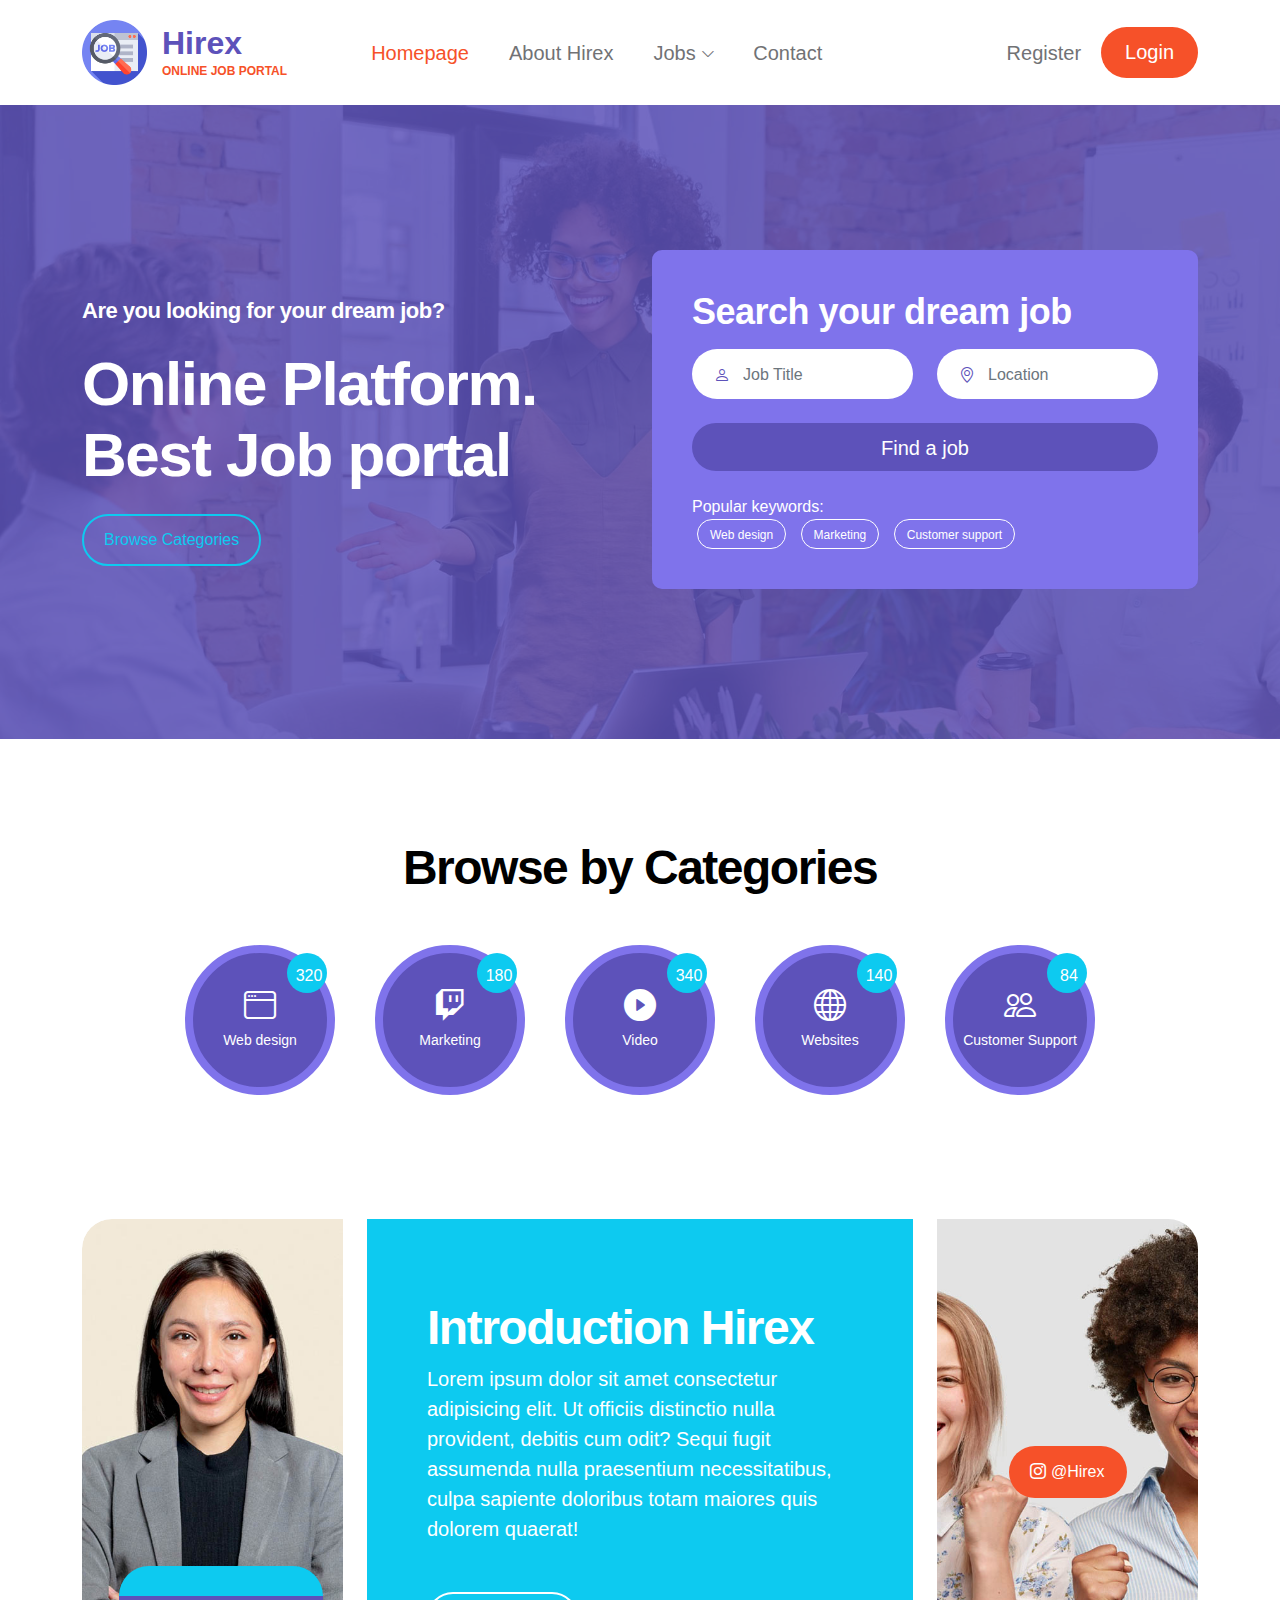
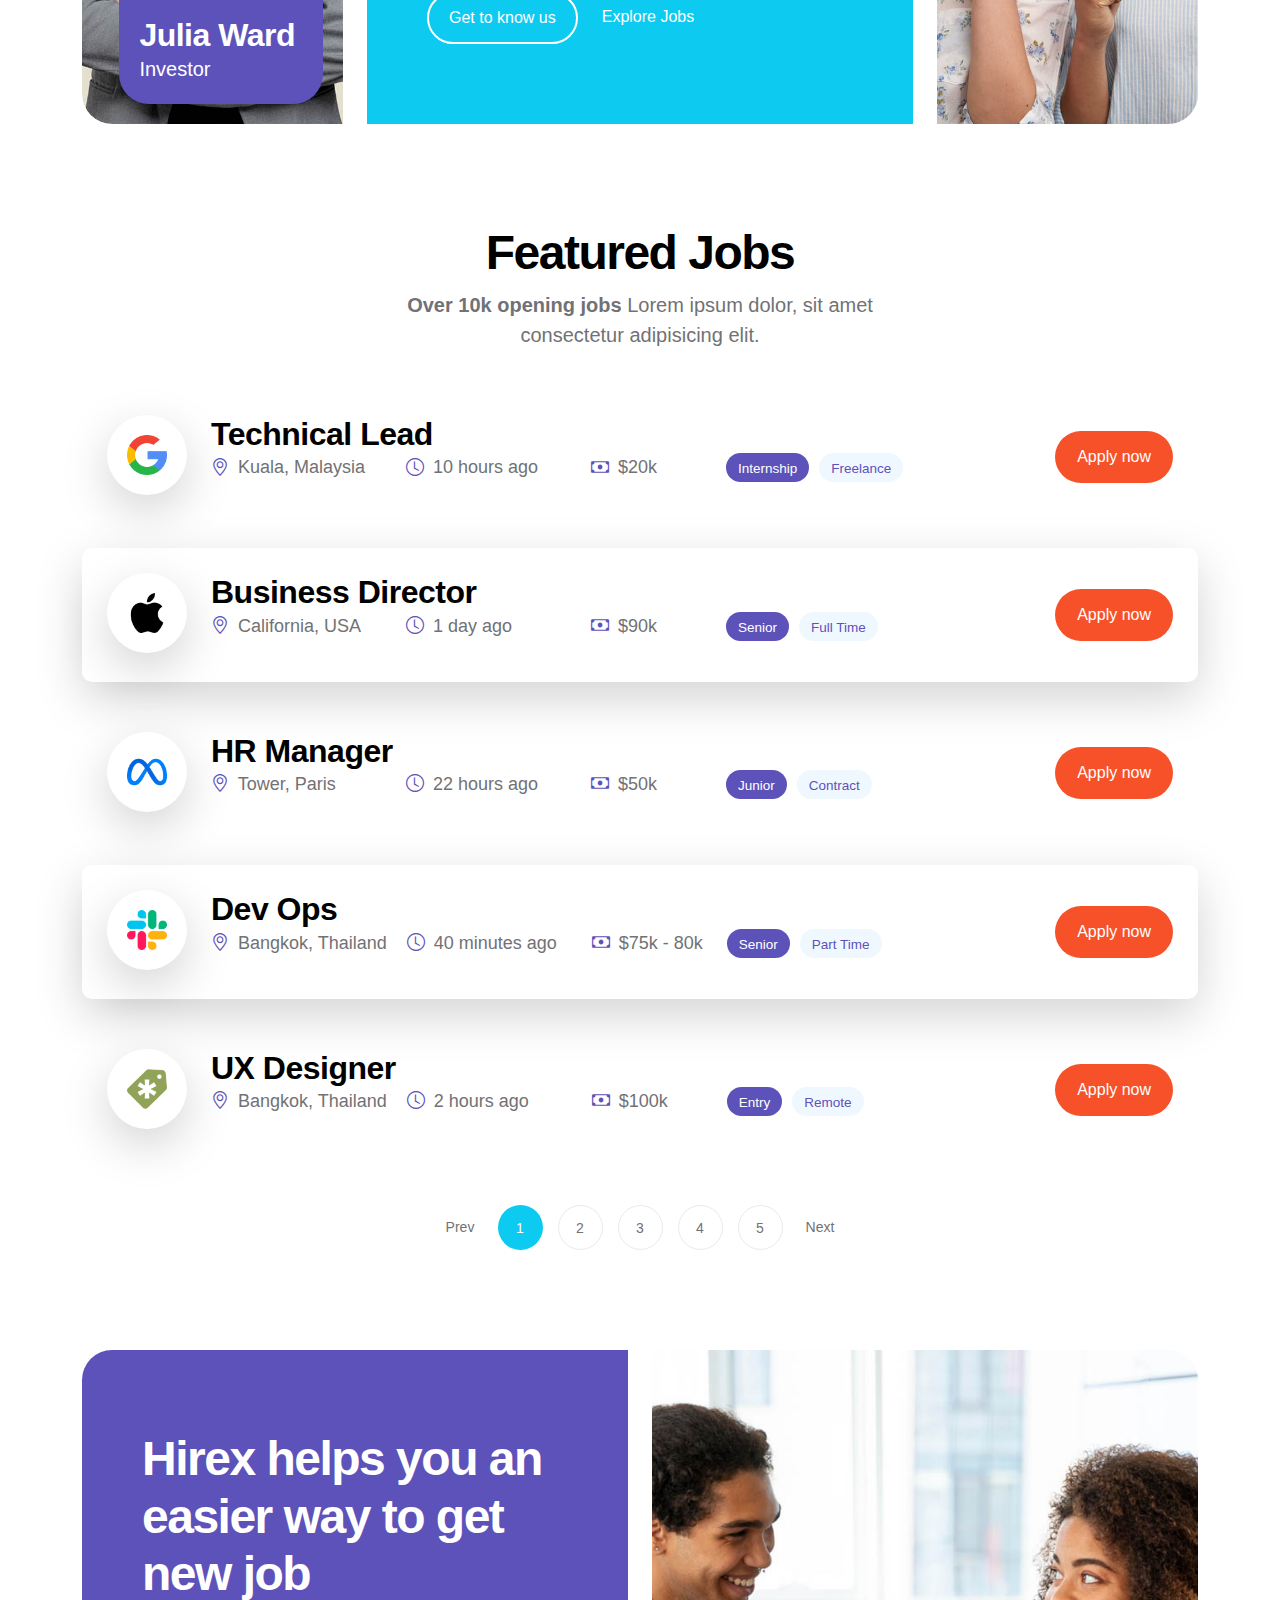
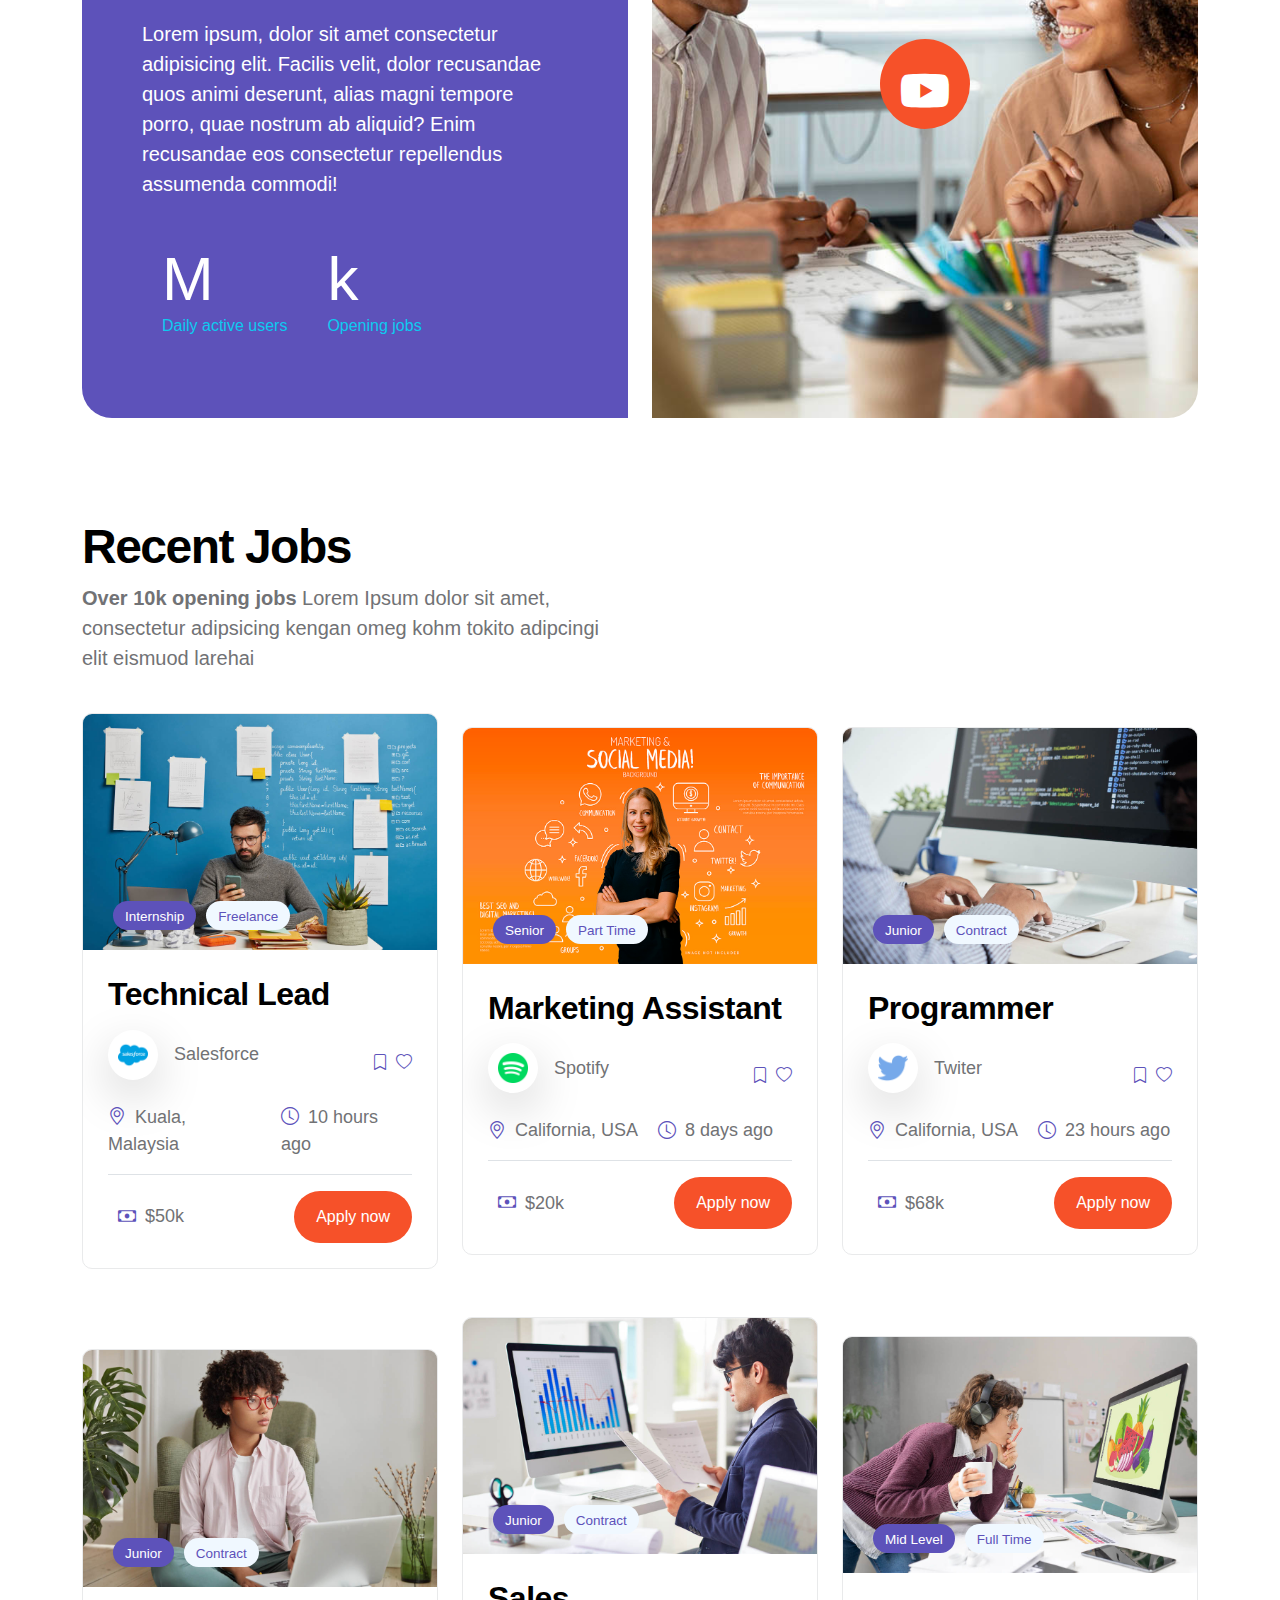
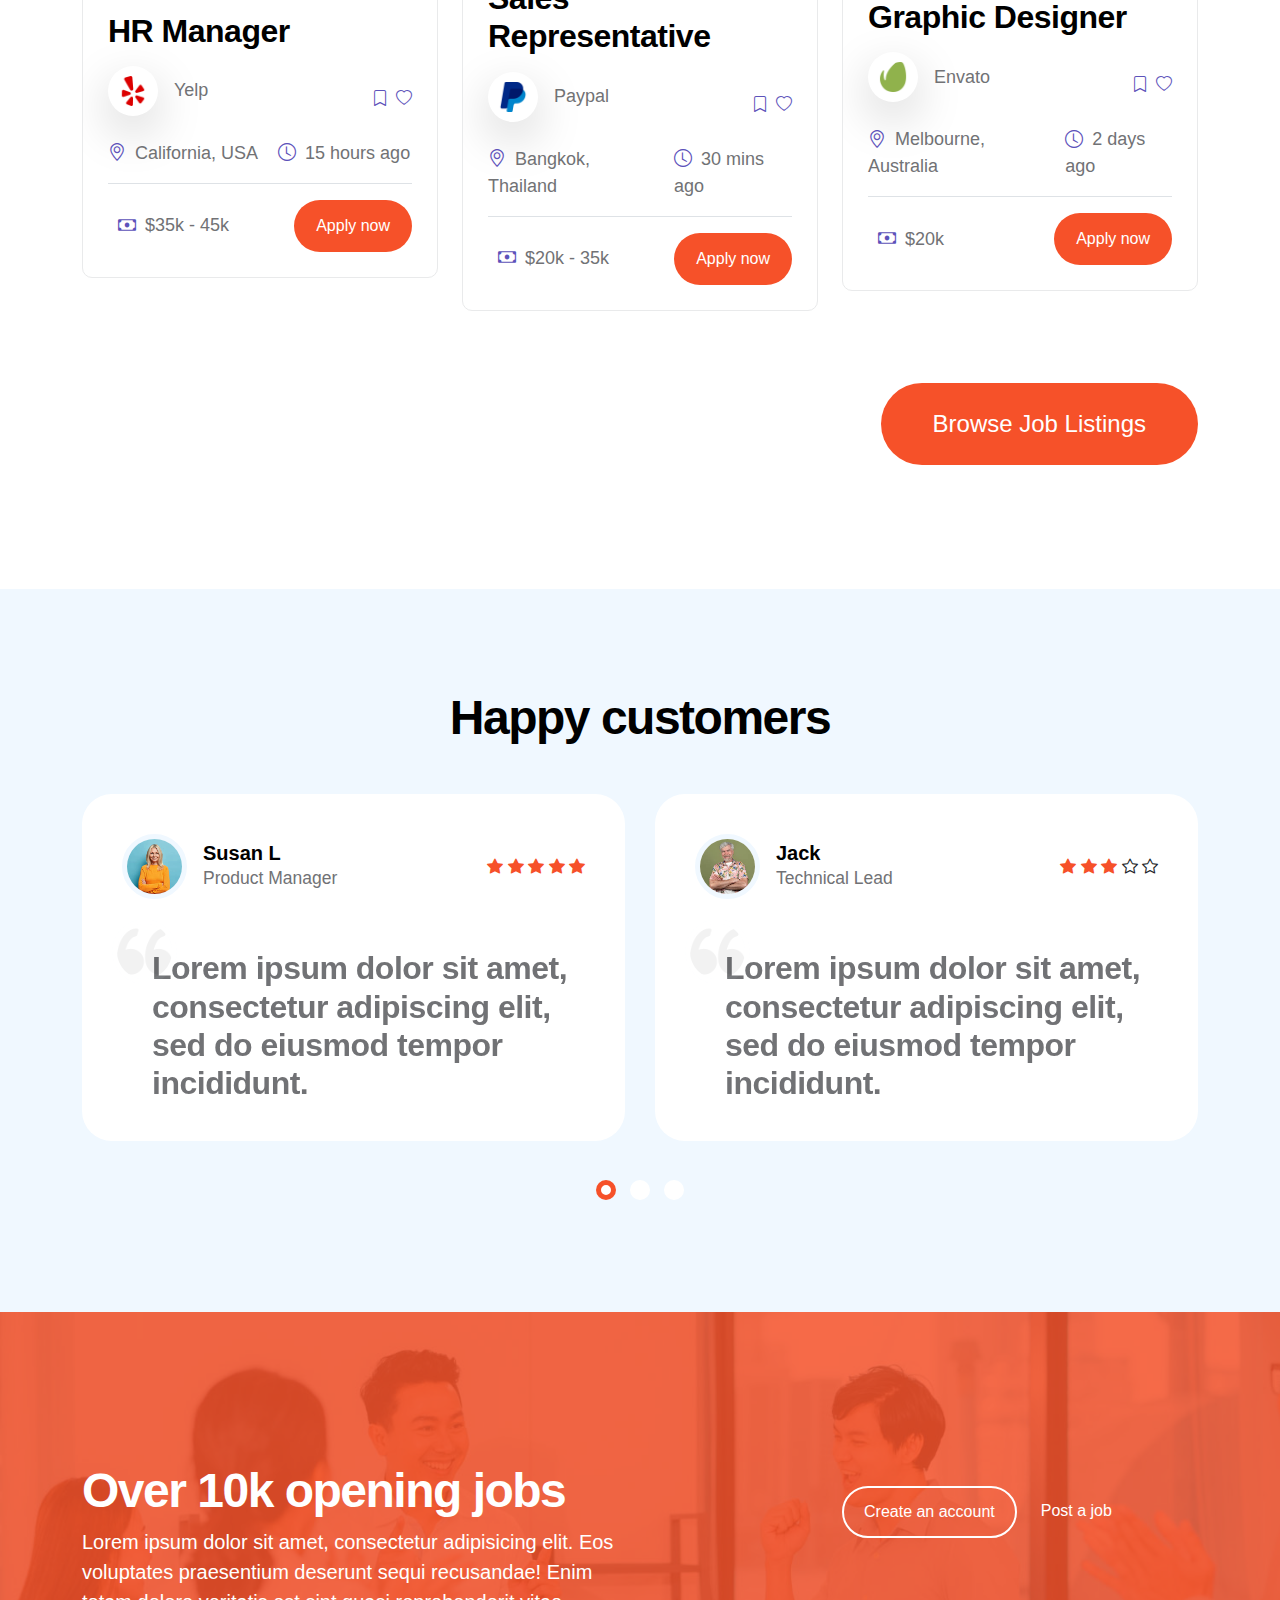
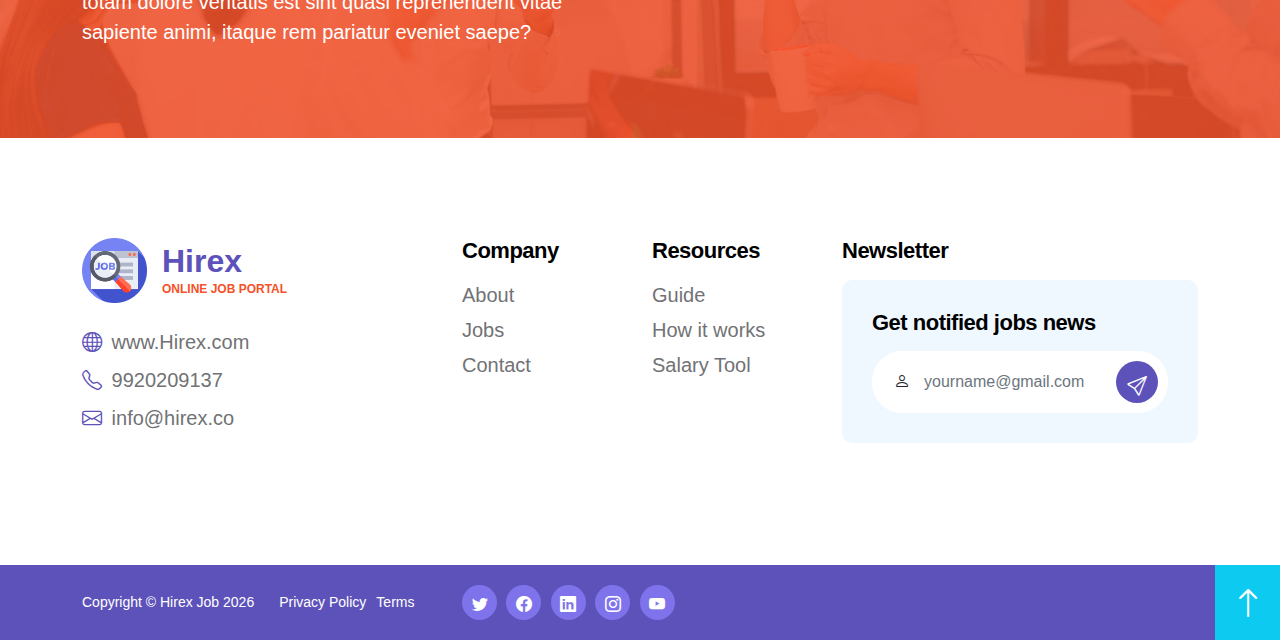
<file: index.html>
<!doctype html>
<html lang="en">
    <head>
        <meta charset="utf-8">
        <meta name="viewport" content="width=device-width, initial-scale=1">

        <meta name="description" content="">
        <meta name="author" content="">

        <title>Hirex Online Job Portal</title>

        <!-- CSS FILES -->
        <link href="css/bootstrap.min.css" rel="stylesheet">
        <link href="css/bootstrap-icons.css" rel="stylesheet">
        <link href="css/owl.carousel.min.css" rel="stylesheet">
        <link href="css/owl.theme.default.min.css" rel="stylesheet">
        <link href="css/style-sheet.css" rel="stylesheet">
        <link href="css/all.min.css" rel="stylesheet" type="text/css">
                
    </head>
    
    <body id="top">

        <nav class="navbar navbar-expand-lg">
            <div class="container">
                <a class="navbar-brand d-flex align-items-center" href="index.html">
                    <img src="images/logo.png" class="img-fluid logo-image">

                    <div class="d-flex flex-column">
                        <strong class="logo-text">Hirex</strong>
                        <small class="logo-slogan">Online Job Portal</small>
                    </div>
                </a>

                <button class="navbar-toggler" type="button" data-bs-toggle="collapse" data-bs-target="#navbarNav" aria-controls="navbarNav" aria-expanded="false" aria-label="Toggle navigation">
                    <span class="navbar-toggler-icon"></span>
                </button>

                <div class="collapse navbar-collapse" id="navbarNav">
                    <ul class="navbar-nav align-items-center ms-lg-5">
                        <li class="nav-item">
                            <a class="nav-link active" href="index.html">Homepage</a>
                        </li>

                        <li class="nav-item">
                            <a class="nav-link" href="about.html">About Hirex</a>
                        </li>

                        <li class="nav-item dropdown">
                            <a class="nav-link dropdown-toggle" href="#" id="navbarLightDropdownMenuLink" role="button" data-bs-toggle="dropdown" aria-expanded="false">Jobs</a>

                            <ul class="dropdown-menu dropdown-menu-light" aria-labelledby="navbarLightDropdownMenuLink">
                                <li><a class="dropdown-item" href="job-listings.html">Job Listings</a></li>

                                <li><a class="dropdown-item" href="job-details.html">Job Details</a></li>
                            </ul>
                        </li>

                        <li class="nav-item">
                            <a class="nav-link" href="contact.html">Contact</a>
                        </li>

                        <li class="nav-item ms-lg-auto">
                            <a class="nav-link" href="register.html">Register</a>
                        </li>

                        <li class="nav-item">
                            <a class="nav-link custom-btn btn" href="login.html">Login</a>
                        </li>
                    </ul>
                </div>
            </div>
        </nav>

        <main>

            <section class="hero-section d-flex justify-content-center align-items-center">
                <div class="section-overlay"></div>

                <div class="container">
                    <div class="row">

                        <div class="col-lg-6 col-12 mb-5 mb-lg-0">
                            <div class="hero-section-text mt-5">
                                <h6 class="text-white">Are you looking for your dream job?</h6>

                                <h1 class="hero-title text-white mt-4 mb-4">Online Platform. <br> Best Job portal</h1>

                                <a href="#categories-section" class="custom-btn custom-border-btn btn">Browse Categories</a>
                            </div>
                        </div>

                        <div class="col-lg-6 col-12">
                            <form class="custom-form hero-form" action="#" method="get" role="form">
                                <h3 class="text-white mb-3">Search your dream job</h3>

                                <div class="row">
                                    <div class="col-lg-6 col-md-6 col-12">
                                        <div class="input-group">
                                            <span class="input-group-text" id="basic-addon1"><i class="bi-person custom-icon"></i></span>

                                            <input type="text" name="job-title" id="job-title" class="form-control" placeholder="Job Title" required>
                                        </div>
                                    </div>

                                    <div class="col-lg-6 col-md-6 col-12">
                                        <div class="input-group">
                                            <span class="input-group-text" id="basic-addon2"><i class="bi-geo-alt custom-icon"></i></span>

                                            <input type="text" name="job-location" id="job-location" class="form-control" placeholder="Location" required>
                                        </div>
                                    </div>

                                    <div class="col-lg-12 col-12">
                                        <button type="submit" class="form-control">
                                            Find a job
                                        </button>
                                    </div>

                                    <div class="col-12">
                                        <div class="d-flex flex-wrap align-items-center mt-4 mt-lg-0">
                                            <span class="text-white mb-lg-0 mb-md-0 me-2">Popular keywords:</span>

                                            <div>
                                                <a href="job-listings.html" class="badge">Web design</a>

                                                <a href="job-listings.html" class="badge">Marketing</a>

                                                <a href="job-listings.html" class="badge">Customer support</a>
                                            </div>
                                        </div>
                                    </div>
                                </div>
                            </form>
                        </div>

                    </div>
                </div>
            </section>


            <section class="categories-section section-padding" id="categories-section">
                <div class="container">
                    <div class="row justify-content-center align-items-center">

                        <div class="col-lg-12 col-12 text-center">
                            <h2 class="mb-5">Browse by <span>Categories</span></h2>
                        </div>

                        <div class="col-lg-2 col-md-4 col-6">
                            <div class="categories-block">
                                <a href="#" class="d-flex flex-column justify-content-center align-items-center h-100">
                                    <i class="categories-icon bi-window"></i>
                                
                                    <small class="categories-block-title">Web design</small>

                                    <div class="categories-block-number d-flex flex-column justify-content-center align-items-center">
                                        <span class="categories-block-number-text">320</span>
                                    </div>
                                </a>
                            </div>
                        </div>

                        <div class="col-lg-2 col-md-4 col-6">
                            <div class="categories-block">
                                <a href="#" class="d-flex flex-column justify-content-center align-items-center h-100">
                                    <i class="categories-icon bi-twitch"></i>
                                
                                    <small class="categories-block-title">Marketing</small>

                                    <div class="categories-block-number d-flex flex-column justify-content-center align-items-center">
                                        <span class="categories-block-number-text">180</span>
                                    </div>
                                </a>
                            </div>
                        </div>

                        <div class="col-lg-2 col-md-4 col-6">
                            <div class="categories-block">
                                <a href="#" class="d-flex flex-column justify-content-center align-items-center h-100">
                                    <i class="categories-icon bi-play-circle-fill"></i>
                                
                                    <small class="categories-block-title">Video</small>

                                    <div class="categories-block-number d-flex flex-column justify-content-center align-items-center">
                                        <span class="categories-block-number-text">340</span>
                                    </div>
                                </a>
                            </div>
                        </div>

                        <div class="col-lg-2 col-md-4 col-6">
                            <div class="categories-block">
                                <a href="#" class="d-flex flex-column justify-content-center align-items-center h-100">
                                    <i class="categories-icon bi-globe"></i>
                                
                                    <small class="categories-block-title">Websites</small>

                                    <div class="categories-block-number d-flex flex-column justify-content-center align-items-center">
                                        <span class="categories-block-number-text">140</span>
                                    </div>
                                </a>
                            </div>
                        </div>

                        <div class="col-lg-2 col-md-4 col-6">
                            <div class="categories-block">
                                <a href="#" class="d-flex flex-column justify-content-center align-items-center h-100">
                                    <i class="categories-icon bi-people"></i>
                                
                                    <small class="categories-block-title">Customer Support</small>

                                    <div class="categories-block-number d-flex flex-column justify-content-center align-items-center">
                                        <span class="categories-block-number-text">84</span>
                                    </div>
                                </a>
                            </div>
                        </div>

                    </div>
                </div>
            </section>


            <section class="about-section">
                <div class="container">
                    <div class="row">

                        <div class="col-lg-3 col-12">
                            <div class="about-image-wrap custom-border-radius-start">
                                <img src="images/professional-asian-businesswoman-gray-blazer.jpg" class="about-image custom-border-radius-start img-fluid" alt="">

                                <div class="about-info">
                                    <h4 class="text-white mb-0 me-2">Julia Ward</h4>

                                    <p class="text-white mb-0">Investor</p>
                                </div>
                            </div>
                        </div>

                        <div class="col-lg-6 col-12">
                            <div class="custom-text-block">
                                <h2 class="text-white mb-2">Introduction Hirex</h2>

                                <p class="text-white">Lorem ipsum dolor sit amet consectetur adipisicing elit. Ut officiis distinctio nulla provident, debitis cum odit? Sequi fugit assumenda nulla praesentium necessitatibus, culpa sapiente doloribus totam maiores quis dolorem quaerat!</p>

                                <div class="custom-border-btn-wrap d-flex align-items-center mt-5">
                                    <a href="about.html" class="custom-btn custom-border-btn btn me-4">Get to know us</a>

                                    <a href="#job-section" class="custom-link smoothscroll">Explore Jobs</a>
                                </div>
                            </div>
                        </div>

                        <div class="col-lg-3 col-12">
                            <div class="instagram-block">
                                <img src="images/horizontal-shot-happy-mixed-race-females.jpg" class="about-image custom-border-radius-end img-fluid" alt="">

                                <div class="instagram-block-text">
                                    <a href="https://instagram.com/" class="custom-btn btn">
                                        <i class="bi-instagram"></i>
                                        @Hirex
                                    </a>
                                </div>
                            </div>
                        </div>

                    </div>
                </div>
            </section>


            <section class="job-section job-featured-section section-padding" id="job-section">
                <div class="container">
                    <div class="row">

                        <div class="col-lg-6 col-12 text-center mx-auto mb-4">
                            <h2>Featured Jobs</h2>

                            <p><strong>Over 10k opening jobs</strong> Lorem ipsum dolor, sit amet consectetur adipisicing elit.</p>
                        </div>

                        <div class="col-lg-12 col-12">
                            <div class="job-thumb d-flex">
                                <div class="job-image-wrap bg-white shadow-lg">
                                    <img src="images/logos/google.png" class="job-image img-fluid" alt="">
                                </div>

                                <div class="job-body d-flex flex-wrap flex-auto align-items-center ms-4">
                                    <div class="mb-3">
                                        <h4 class="job-title mb-lg-0">
                                            <a href="job-details.html" class="job-title-link">Technical Lead</a>
                                        </h4>

                                        <div class="d-flex flex-wrap align-items-center">
                                            <p class="job-location mb-0">
                                                <i class="custom-icon bi-geo-alt me-1"></i>
                                                Kuala, Malaysia
                                            </p>

                                            <p class="job-date mb-0">
                                                <i class="custom-icon bi-clock me-1"></i>
                                                10 hours ago
                                            </p>

                                            <p class="job-price mb-0">
                                                <i class="custom-icon bi-cash me-1"></i>
                                                $20k
                                            </p>

                                            <div class="d-flex">
                                                <p class="mb-0">
                                                    <a href="job-listings.html" class="badge badge-level">Internship</a>
                                                </p>

                                                <p class="mb-0">
                                                    <a href="job-listings.html" class="badge">Freelance</a>
                                                </p>
                                            </div>
                                        </div>
                                    </div>

                                    <div class="job-section-btn-wrap">
                                        <a href="job-details.html" class="custom-btn btn">Apply now</a>
                                    </div>
                                </div>
                            </div>

                            <div class="job-thumb d-flex">
                                <div class="job-image-wrap bg-white shadow-lg">
                                    <img src="images/logos/apple.png" class="job-image img-fluid" alt="">
                                </div>

                                <div class="job-body d-flex flex-wrap flex-auto align-items-center ms-4">
                                    <div class="mb-3">
                                        <h4 class="job-title mb-lg-0">
                                            <a href="job-details.html" class="job-title-link">Business Director</a>
                                        </h4>

                                        <div class="d-flex flex-wrap align-items-center">
                                            <p class="job-location mb-0">
                                                <i class="custom-icon bi-geo-alt me-1"></i>
                                                California, USA
                                            </p>

                                            <p class="job-date mb-0">
                                                <i class="custom-icon bi-clock me-1"></i>
                                                1 day ago
                                            </p>

                                            <p class="job-price mb-0">
                                                <i class="custom-icon bi-cash me-1"></i>
                                                $90k
                                            </p>

                                            <div class="d-flex">
                                                <p class="mb-0">
                                                    <a href="job-listings.html" class="badge badge-level">Senior</a href="job-listings.html">
                                                </p>

                                                <p class="mb-0">
                                                    <a href="job-listings.html" class="badge">Full Time</a>
                                                </p>
                                            </div>
                                        </div>
                                    </div>

                                    <div class="job-section-btn-wrap">
                                        <a href="job-details.html" class="custom-btn btn">Apply now</a>
                                    </div>
                                </div>
                            </div>

                            <div class="job-thumb d-flex">
                                <div class="job-image-wrap bg-white shadow-lg">
                                    <img src="images/logos/meta.png" class="job-image img-fluid" alt="">
                                </div>

                                <div class="job-body d-flex flex-wrap flex-auto align-items-center ms-4">
                                    <div class="mb-3">
                                        <h4 class="job-title mb-lg-0">
                                            <a href="job-details.html" class="job-title-link">HR Manager</a>
                                        </h4>

                                        <div class="d-flex flex-wrap align-items-center">
                                            <p class="job-location mb-0">
                                                <i class="custom-icon bi-geo-alt me-1"></i>
                                                Tower, Paris
                                            </p>

                                            <p class="job-date mb-0">
                                                <i class="custom-icon bi-clock me-1"></i>
                                                22 hours ago
                                            </p>

                                            <p class="job-price mb-0">
                                                <i class="custom-icon bi-cash me-1"></i>
                                                $50k
                                            </p>

                                            <div class="d-flex">
                                                <p class="mb-0">
                                                    <a href="job-listings.html" class="badge badge-level">Junior</a>
                                                </p>

                                                <p class="mb-0">
                                                    <a href="job-listings.html" class="badge">Contract</a>
                                                </p>
                                            </div>
                                        </div>
                                    </div>

                                    <div class="job-section-btn-wrap">
                                        <a href="job-details.html" class="custom-btn btn">Apply now</a>
                                    </div>
                                </div>
                            </div>

                            <div class="job-thumb d-flex">
                                <div class="job-image-wrap bg-white shadow-lg">
                                    <img src="images/logos/slack.png" class="job-image img-fluid" alt="">
                                </div>

                                <div class="job-body d-flex flex-wrap flex-auto align-items-center ms-4">
                                    <div class="mb-3">
                                        <h4 class="job-title mb-lg-0">
                                            <a href="job-details.html" class="job-title-link">Dev Ops</a>
                                        </h4>

                                        <div class="d-flex flex-wrap align-items-center">
                                            <p class="job-location mb-0">
                                                <i class="custom-icon bi-geo-alt me-1"></i>
                                                Bangkok, Thailand
                                            </p>

                                            <p class="job-date mb-0">
                                                <i class="custom-icon bi-clock me-1"></i>
                                                40 minutes ago
                                            </p>

                                            <p class="job-price mb-0">
                                                <i class="custom-icon bi-cash me-1"></i>
                                                $75k - 80k
                                            </p>

                                            <div class="d-flex">
                                                <p class="mb-0">
                                                    <a href="job-listings.html" class="badge badge-level">Senior</a>
                                                </p>

                                                <p class="mb-0">
                                                    <a href="job-listings.html" class="badge">Part Time</a>
                                                </p>
                                            </div>
                                        </div>
                                    </div>

                                    <div class="job-section-btn-wrap">
                                        <a href="job-details.html" class="custom-btn btn">Apply now</a>
                                    </div>
                                </div>
                            </div>

                            <div class="job-thumb d-flex">
                                <div class="job-image-wrap bg-white shadow-lg">
                                    <img src="images/logos/creative-market.png" class="job-image img-fluid" alt="">
                                </div>

                                <div class="job-body d-flex flex-wrap flex-auto align-items-center ms-4">
                                    <div class="mb-3">
                                        <h4 class="job-title mb-lg-0">
                                            <a href="job-details.html" class="job-title-link">UX Designer</a>
                                        </h4>

                                        <div class="d-flex flex-wrap align-items-center">
                                            <p class="job-location mb-0">
                                                <i class="custom-icon bi-geo-alt me-1"></i>
                                                Bangkok, Thailand
                                            </p>

                                            <p class="job-date mb-0">
                                                <i class="custom-icon bi-clock me-1"></i>
                                                2 hours ago
                                            </p>

                                            <p class="job-price mb-0">
                                                <i class="custom-icon bi-cash me-1"></i>
                                                $100k
                                            </p>

                                            <div class="d-flex">
                                                <p class="mb-0">
                                                    <a href="job-listings.html" class="badge badge-level">Entry</a>
                                                </p>

                                                <p class="mb-0">
                                                    <a href="job-listings.html" class="badge">Remote</a>
                                                </p>
                                            </div>
                                        </div>
                                    </div>

                                    <div class="job-section-btn-wrap">
                                        <a href="job-details.html" class="custom-btn btn">Apply now</a>
                                    </div>
                                </div>
                            </div>

                            <nav aria-label="Page navigation example">
                                <ul class="pagination justify-content-center mt-5">
                                    <li class="page-item">
                                        <a class="page-link" href="#" aria-label="Previous">
                                            <span aria-hidden="true">Prev</span>
                                        </a>
                                    </li>

                                    <li class="page-item active" aria-current="page">
                                        <a class="page-link" href="#">1</a>
                                    </li>
                                    
                                    <li class="page-item">
                                        <a class="page-link" href="#">2</a>
                                    </li>
                                    
                                    <li class="page-item">
                                        <a class="page-link" href="#">3</a>
                                    </li>

                                    <li class="page-item">
                                        <a class="page-link" href="#">4</a>
                                    </li>

                                    <li class="page-item">
                                        <a class="page-link" href="#">5</a>
                                    </li>
                                    
                                    <li class="page-item">
                                        <a class="page-link" href="#" aria-label="Next">
                                            <span aria-hidden="true">Next</span>
                                        </a>
                                    </li>
                                </ul>
                            </nav>
                        </div>

                    </div>
                </div>
            </section>


            <section>
                <div class="container">
                    <div class="row">

                        <div class="col-lg-6 col-12">
                            <div class="custom-text-block custom-border-radius-start">
                                <h2 class="text-white mb-3">Hirex helps you an easier way to get new job</h2>

                                <p class="text-white">Lorem ipsum, dolor sit amet consectetur adipisicing elit. Facilis velit, dolor recusandae quos animi deserunt, alias magni tempore porro, quae nostrum ab aliquid? Enim recusandae eos consectetur repellendus assumenda commodi!</p>

                                <div class="d-flex mt-4">
                                    <div class="counter-thumb"> 
                                        <div class="d-flex">
                                            <span class="counter-number" data-from="1" data-to="12" data-speed="1000"></span>
                                            <span class="counter-number-text">M</span>
                                        </div>

                                        <span class="counter-text">Daily active users</span>
                                    </div> 

                                    <div class="counter-thumb">    
                                        <div class="d-flex">
                                            <span class="counter-number" data-from="1" data-to="450" data-speed="1000"></span>
                                            <span class="counter-number-text">k</span>
                                        </div>

                                        <span class="counter-text">Opening jobs</span>
                                    </div> 
                                </div>
                            </div>
                        </div>

                        <div class="col-lg-6 col-12">
                            <div class="video-thumb">
                                <img src="images/people-working-as-team-company.jpg" class="about-image custom-border-radius-end img-fluid" alt="">

                                <div class="video-info">
                                    <a href="https://www.youtube.com/tooplate" class="youtube-icon bi-youtube"></a>
                                </div>
                            </div>
                        </div>

                    </div>
                </div>
            </section>


            <section class="job-section recent-jobs-section section-padding">
                <div class="container">
                    <div class="row align-items-center">

                        <div class="col-lg-6 col-12 mb-4">
                            <h2>Recent Jobs</h2>

                            <p><strong>Over 10k opening jobs</strong> Lorem Ipsum dolor sit amet, consectetur adipsicing kengan omeg kohm tokito adipcingi elit eismuod larehai</p>
                        </div>

                        <div class="clearfix"></div>

                        <div class="col-lg-4 col-md-6 col-12">
                            <div class="job-thumb job-thumb-box">
                                <div class="job-image-box-wrap">
                                    <a href="job-details.html">
                                        <img src="images/jobs/it-professional-works-startup-project.jpg" class="job-image img-fluid" alt="">
                                    </a>

                                    <div class="job-image-box-wrap-info d-flex align-items-center">
                                        <p class="mb-0">
                                            <a href="job-listings.html" class="badge badge-level">Internship</a>
                                        </p>

                                        <p class="mb-0">
                                            <a href="job-listings.html" class="badge">Freelance</a>
                                        </p>
                                    </div>
                                </div>

                                <div class="job-body">
                                    <h4 class="job-title">
                                        <a href="job-details.html" class="job-title-link">Technical Lead</a>
                                    </h4>

                                    <div class="d-flex align-items-center">
                                        <div class="job-image-wrap d-flex align-items-center bg-white shadow-lg mt-2 mb-4">
                                            <img src="images/logos/salesforce.png" class="job-image me-3 img-fluid" alt="">

                                            <p class="mb-0">Salesforce</p>
                                        </div>

                                        <a href="#" class="bi-bookmark ms-auto me-2">
                                        </a>

                                        <a href="#" class="bi-heart">
                                        </a>
                                    </div>

                                    <div class="d-flex align-items-center">
                                        <p class="job-location">
                                            <i class="custom-icon bi-geo-alt me-1"></i>
                                            Kuala, Malaysia
                                        </p>

                                        <p class="job-date">
                                            <i class="custom-icon bi-clock me-1"></i>
                                            10 hours ago
                                        </p>
                                    </div>

                                    <div class="d-flex align-items-center border-top pt-3">
                                        <p class="job-price mb-0">
                                            <i class="custom-icon bi-cash me-1"></i>
                                            $50k
                                        </p>

                                        <a href="job-details.html" class="custom-btn btn ms-auto">Apply now</a>
                                    </div>
                                </div>
                            </div>
                        </div>

                        <div class="col-lg-4 col-md-6 col-12">
                            <div class="job-thumb job-thumb-box">
                                <div class="job-image-box-wrap">
                                    <a href="job-details.html">
                                        <img src="images/jobs/marketing-assistant.jpg" class="job-image img-fluid" alt="marketing assistant">
                                    </a>

                                    <div class="job-image-box-wrap-info d-flex align-items-center">
                                        <p class="mb-0">
                                            <a href="job-listings.html" class="badge badge-level">Senior</a>
                                        </p>

                                        <p class="mb-0">
                                            <a href="job-listings.html" class="badge">Part Time</a>
                                        </p>
                                    </div>
                                </div>

                                <div class="job-body">
                                    <h4 class="job-title">
                                        <a href="job-details.html" class="job-title-link">Marketing Assistant</a>
                                    </h4>

                                    <div class="d-flex align-items-center">
                                        <div class="job-image-wrap d-flex align-items-center bg-white shadow-lg mt-2 mb-4">
                                            <img src="images/logos/spotify.png" class="job-image me-3 img-fluid" alt="">

                                            <p class="mb-0">Spotify</p>
                                        </div>

                                        <a href="#" class="bi-bookmark ms-auto me-2">
                                        </a>

                                        <a href="#" class="bi-heart">
                                        </a>
                                    </div>

                                    <div class="d-flex align-items-center">
                                        <p class="job-location">
                                            <i class="custom-icon bi-geo-alt me-1"></i>
                                            California, USA
                                        </p>

                                        <p class="job-date">
                                            <i class="custom-icon bi-clock me-1"></i>
                                            8 days ago
                                        </p>
                                    </div>

                                    <div class="d-flex align-items-center border-top pt-3">
                                        <p class="job-price mb-0">
                                            <i class="custom-icon bi-cash me-1"></i>
                                            $20k
                                        </p>

                                        <a href="job-details.html" class="custom-btn btn ms-auto">Apply now</a>
                                    </div>
                                </div>
                            </div>
                        </div>

                        <div class="col-lg-4 col-md-6 col-12">
                            <div class="job-thumb job-thumb-box">
                                <div class="job-image-box-wrap">
                                    <a href="job-details.html">
                                        <img src="images/jobs/coding-man.jpg" class="job-image img-fluid" alt="">
                                    </a>

                                    <div class="job-image-box-wrap-info d-flex align-items-center">
                                        <p class="mb-0">
                                            <a href="job-listings.html" class="badge badge-level">Junior</a>
                                        </p>

                                        <p class="mb-0">
                                            <a href="job-listings.html" class="badge">Contract</a>
                                        </p>
                                    </div>
                                </div>

                                <div class="job-body">
                                    <h4 class="job-title">
                                        <a href="job-details.html" class="job-title-link">Programmer</a>
                                    </h4>
                                        
                                    <div class="d-flex align-items-center">
                                        <div class="job-image-wrap d-flex align-items-center bg-white shadow-lg mt-2 mb-4">
                                            <img src="images/logos/twitter.png" class="job-image me-3 img-fluid" alt="">

                                            <p class="mb-0">Twiter</p>
                                        </div>

                                        <a href="#" class="bi-bookmark ms-auto me-2">
                                        </a>

                                        <a href="#" class="bi-heart">
                                        </a>
                                    </div>

                                    <div class="d-flex align-items-center">
                                        <p class="job-location">
                                            <i class="custom-icon bi-geo-alt me-1"></i>
                                            California, USA
                                        </p>

                                        <p class="job-date">
                                            <i class="custom-icon bi-clock me-1"></i>
                                            23 hours ago
                                        </p>
                                    </div>

                                    <div class="d-flex align-items-center border-top pt-3">
                                        <p class="job-price mb-0">
                                            <i class="custom-icon bi-cash me-1"></i>
                                            $68k
                                        </p>

                                        <a href="job-details.html" class="custom-btn btn ms-auto">Apply now</a>
                                    </div>
                                </div>
                            </div>
                        </div>

                        <div class="col-lg-4 col-md-6 col-12">
                            <div class="job-thumb job-thumb-box">
                                <div class="job-image-box-wrap">
                                    <a href="job-details.html">
                                        <img src="images/jobs/pretty-blogger-posing-cozy-apartment.jpg" class="job-image img-fluid" alt="">
                                    </a>

                                    <div class="job-image-box-wrap-info d-flex align-items-center">
                                        <p class="mb-0">
                                            <a href="job-listings.html" class="badge badge-level">Junior</a>
                                        </p>

                                        <p class="mb-0">
                                            <a href="job-listings.html" class="badge">Contract</a>
                                        </p>
                                    </div>
                                </div>

                                <div class="job-body">
                                    <h4 class="job-title">
                                        <a href="job-details.html" class="job-title-link">HR Manager</a>
                                    </h4>

                                    <div class="d-flex align-items-center">
                                        <div class="job-image-wrap d-flex align-items-center bg-white shadow-lg mt-2 mb-4">
                                            <img src="images/logos/yelp.png" class="job-image me-3 img-fluid" alt="">

                                            <p class="mb-0">Yelp</p>
                                        </div>

                                        <a href="#" class="bi-bookmark ms-auto me-2">
                                        </a>

                                        <a href="#" class="bi-heart">
                                        </a>
                                    </div>

                                    <div class="d-flex align-items-center">
                                        <p class="job-location">
                                            <i class="custom-icon bi-geo-alt me-1"></i>
                                            California, USA
                                        </p>

                                        <p class="job-date">
                                            <i class="custom-icon bi-clock me-1"></i>
                                            15 hours ago
                                        </p>
                                    </div>

                                    <div class="d-flex align-items-center border-top pt-3">
                                        <p class="job-price mb-0">
                                            <i class="custom-icon bi-cash me-1"></i>
                                            $35k - 45k
                                        </p>

                                        <a href="job-details.html" class="custom-btn btn ms-auto">Apply now</a>
                                    </div>
                                </div>
                            </div>
                        </div>

                        <div class="col-lg-4 col-md-6 col-12">
                            <div class="job-thumb job-thumb-box">
                                <div class="job-image-box-wrap">
                                    <a href="job-details.html">
                                        <img src="images/jobs/paper-analysis.jpg" class="job-image img-fluid" alt="">
                                    </a>

                                    <div class="job-image-box-wrap-info d-flex align-items-center">
                                        <p class="mb-0">
                                            <a href="job-listings.html" class="badge badge-level">Junior</a>
                                        </p>

                                        <p class="mb-0">
                                            <a href="job-listings.html" class="badge">Contract</a>
                                        </p>
                                    </div>
                                </div>

                                <div class="job-body">
                                    <h4 class="job-title">
                                        <a href="job-details.html" class="job-title-link">Sales Representative</a>
                                    </h4>
                                        
                                    <div class="d-flex align-items-center">
                                        <div class="job-image-wrap d-flex align-items-center bg-white shadow-lg mt-2 mb-4">
                                            <img src="images/logos/paypal.png" class="job-image me-3 img-fluid" alt="">

                                            <p class="mb-0">Paypal</p>
                                        </div>

                                        <a href="#" class="bi-bookmark ms-auto me-2">
                                        </a>

                                        <a href="#" class="bi-heart">
                                        </a>
                                    </div>

                                    <div class="d-flex align-items-center">
                                        <p class="job-location">
                                            <i class="custom-icon bi-geo-alt me-1"></i>
                                            Bangkok, Thailand
                                        </p>

                                        <p class="job-date">
                                            <i class="custom-icon bi-clock me-1"></i>
                                            30 mins ago
                                        </p>
                                    </div>

                                    <div class="d-flex align-items-center border-top pt-3">
                                        <p class="job-price mb-0">
                                            <i class="custom-icon bi-cash me-1"></i>
                                            $20k - 35k
                                        </p>

                                        <a href="job-details.html" class="custom-btn btn ms-auto">Apply now</a>
                                    </div>
                                </div>
                            </div>
                        </div>

                        <div class="col-lg-4 col-md-6 col-12">
                            <div class="job-thumb job-thumb-box">
                                <div class="job-image-box-wrap">
                                    <a href="job-details.html">
                                        <img src="images/jobs/logo-designer-working-computer-desktop.jpg" class="job-image img-fluid" alt="">
                                    </a>

                                    <div class="job-image-box-wrap-info d-flex align-items-center">
                                        <p class="mb-0">
                                            <a href="job-listings.html" class="badge badge-level">Mid Level</a>
                                        </p>

                                        <p class="mb-0">
                                            <a href="job-listings.html" class="badge">Full Time</a>
                                        </p>
                                    </div>
                                </div>

                                <div class="job-body">
                                    <h4 class="job-title">
                                        <a href="job-details.html" class="job-title-link">Graphic Designer</a>
                                    </h4>
                                        
                                    <div class="d-flex align-items-center">
                                        <div class="job-image-wrap d-flex align-items-center bg-white shadow-lg mt-2 mb-4">
                                            <img src="images/logos/envato.png" class="job-image me-3 img-fluid" alt="">

                                            <p class="mb-0">Envato</p>
                                        </div>

                                        <a href="#" class="bi-bookmark ms-auto me-2">
                                        </a>

                                        <a href="#" class="bi-heart">
                                        </a>
                                    </div>

                                    <div class="d-flex align-items-center">
                                        <p class="job-location">
                                            <i class="custom-icon bi-geo-alt me-1"></i>
                                            Melbourne, Australia
                                        </p>

                                        <p class="job-date">
                                            <i class="custom-icon bi-clock me-1"></i>
                                            2 days ago
                                        </p>
                                    </div>

                                    <div class="d-flex align-items-center border-top pt-3">
                                        <p class="job-price mb-0">
                                            <i class="custom-icon bi-cash me-1"></i>
                                            $20k
                                        </p>

                                        <a href="job-details.html" class="custom-btn btn ms-auto">Apply now</a>
                                    </div>
                                </div>
                            </div>
                        </div>

                        <div class="col-lg-4 col-12 recent-jobs-bottom d-flex ms-auto my-4">
                            <a href="job-listings.html" class="custom-btn btn ms-lg-auto">Browse Job Listings</a>
                        </div>

                    </div>
                </div>
            </section>


            <section class="reviews-section section-padding">
                <div class="container">
                    <div class="row">

                        <div class="col-lg-12 col-12">
                            <h2 class="text-center mb-5">Happy customers</h2>

                            <div class="owl-carousel owl-theme reviews-carousel">
                                <div class="reviews-thumb">
                                
                                    <div class="reviews-info d-flex align-items-center">
                                        <img src="images/avatar/portrait-charming-middle-aged-attractive-woman-with-blonde-hair.jpg" class="avatar-image img-fluid" alt="">

                                        <div class="d-flex align-items-center justify-content-between flex-wrap w-100 ms-3">
                                            <p class="mb-0">
                                                <strong>Susan L</strong>
                                                <small>Product Manager</small>
                                            </p>

                                            <div class="reviews-icons">
                                                <i class="bi-star-fill"></i>
                                                <i class="bi-star-fill"></i>
                                                <i class="bi-star-fill"></i>
                                                <i class="bi-star-fill"></i>
                                                <i class="bi-star-fill"></i>
                                            </div>
                                        </div>
                                    </div>

                                    <div class="reviews-body">
                                        <img src="images/left-quote.png" class="quote-icon img-fluid" alt="">

                                        <h4 class="reviews-title">Lorem ipsum dolor sit amet, consectetur adipiscing elit, sed do eiusmod tempor incididunt.</h4>
                                    </div>
                                </div>

                                <div class="reviews-thumb">
                                    <div class="reviews-info d-flex align-items-center">
                                        <img src="images/avatar/medium-shot-smiley-senior-man.jpg" class="avatar-image img-fluid" alt="">

                                        <div class="d-flex align-items-center justify-content-between flex-wrap w-100 ms-3">
                                            <p class="mb-0">
                                                <strong>Jack</strong>
                                                <small>Technical Lead</small>
                                            </p>

                                            <div class="reviews-icons">
                                                <i class="bi-star-fill"></i>
                                                <i class="bi-star-fill"></i>
                                                <i class="bi-star-fill"></i>
                                                <i class="bi-star"></i>
                                                <i class="bi-star"></i>
                                            </div>
                                        </div>
                                    </div>

                                    <div class="reviews-body">
                                        <img src="images/left-quote.png" class="quote-icon img-fluid" alt="">

                                        <h4 class="reviews-title">Lorem ipsum dolor sit amet, consectetur adipiscing elit, sed do eiusmod tempor incididunt.</h4>
                                    </div>
                                </div>

                                <div class="reviews-thumb">

                                    <div class="reviews-info d-flex align-items-center">
                                        <img src="images/avatar/portrait-beautiful-young-woman.jpg" class="avatar-image img-fluid" alt="">

                                        <div class="d-flex align-items-center justify-content-between flex-wrap w-100 ms-3">
                                            <p class="mb-0">
                                                <strong>Haley</strong>
                                                <small>Sales & Marketing</small>
                                            </p>

                                            <div class="reviews-icons">
                                                <i class="bi-star-fill"></i>
                                                <i class="bi-star-fill"></i>
                                                <i class="bi-star-fill"></i>
                                                <i class="bi-star-fill"></i>
                                                <i class="bi-star-fill"></i>
                                            </div>
                                        </div>
                                    </div>

                                    <div class="reviews-body">
                                        <img src="images/left-quote.png" class="quote-icon img-fluid" alt="">

                                        <h4 class="reviews-title">Lorem ipsum dolor sit amet, consectetur adipiscing elit, sed do eiusmod tempor incididunt.</h4>
                                    </div>
                                </div>

                                <div class="reviews-thumb">
                                    <div class="reviews-info d-flex align-items-center">
                                        <img src="images/avatar/blond-man-happy-expression.jpg" class="avatar-image img-fluid" alt="">

                                        <div class="d-flex align-items-center justify-content-between flex-wrap w-100 ms-3">
                                            <p class="mb-0">
                                                <strong>Jackson</strong>
                                                <small>Dev Ops</small>
                                            </p>

                                            <div class="reviews-icons">
                                                <i class="bi-star-fill"></i>
                                                <i class="bi-star-fill"></i>
                                                <i class="bi-star-fill"></i>
                                                <i class="bi-star"></i>
                                                <i class="bi-star"></i>
                                            </div>
                                        </div>
                                    </div>

                                    <div class="reviews-body">
                                        <img src="images/left-quote.png" class="quote-icon img-fluid" alt="">

                                        <h4 class="reviews-title">Lorem ipsum dolor sit amet, consectetur adipiscing elit, sed do eiusmod tempor incididunt.</h4>
                                    </div>
                                </div>

                                <div class="reviews-thumb">
                                    <div class="reviews-info d-flex align-items-center">
                                        <img src="images/avatar/university-study-abroad-lifestyle-concept.jpg" class="avatar-image img-fluid" alt="">

                                        <div class="d-flex align-items-center justify-content-between flex-wrap w-100 ms-3">
                                            <p class="mb-0">
                                                <strong>Kevin</strong>
                                                <small>Internship</small>
                                            </p>

                                            <div class="reviews-icons">
                                                <i class="bi-star-fill"></i>
                                                <i class="bi-star-fill"></i>
                                                <i class="bi-star-fill"></i>
                                                <i class="bi-star-fill"></i>
                                                <i class="bi-star-fill"></i>
                                            </div>
                                        </div>
                                    </div>

                                    <div class="reviews-body">
                                        <img src="images/left-quote.png" class="quote-icon img-fluid" alt="">

                                        <h4 class="reviews-title">Lorem ipsum dolor sit amet, consectetur adipiscing elit, sed do eiusmod tempor incididunt.</h4>
                                    </div>
                                </div>
                            </div>
                        </div>

                    </div>
                </div>
            </section>


            <section class="cta-section">
                <div class="section-overlay"></div>

                <div class="container">
                    <div class="row">

                        <div class="col-lg-6 col-10">
                            <h2 class="text-white mb-2">Over 10k opening jobs</h2>

                            <p class="text-white">Lorem ipsum dolor sit amet, consectetur adipisicing elit. Eos voluptates praesentium deserunt sequi recusandae! Enim totam dolore veritatis est sint quasi reprehenderit vitae sapiente animi, itaque rem pariatur eveniet saepe?</p>
                        </div>

                        <div class="col-lg-4 col-12 ms-auto">
                            <div class="custom-border-btn-wrap d-flex align-items-center mt-lg-4 mt-2">
                                <a href="#" class="custom-btn custom-border-btn btn me-4">Create an account</a>

                                <a href="#" class="custom-link">Post a job</a>
                            </div>
                        </div>

                    </div>
                </div>
            </section>
        </main>

        <footer class="site-footer">
            <div class="container">
                <div class="row">

                    <div class="col-lg-4 col-md-6 col-12 mb-3">
                        <div class="d-flex align-items-center mb-4">
                            <img src="images/logo.png" class="img-fluid logo-image">

                            <div class="d-flex flex-column">
                                <strong class="logo-text">Hirex</strong>
                                <small class="logo-slogan">Online Job Portal</small>
                            </div>
                        </div>  

                        <p class="mb-2">
                            <i class="custom-icon bi-globe me-1"></i>

                            <a href="#" class="site-footer-link">
                                www.Hirex.com
                            </a>
                        </p>

                        <p class="mb-2">
                            <i class="custom-icon bi-telephone me-1"></i>

                            <a href="tel: 9920209137" class="site-footer-link">
                                9920209137
                            </a>
                        </p>

                        <p>
                            <i class="custom-icon bi-envelope me-1"></i>

                            <a href="mailto:info@yourgmail.com" class="site-footer-link">
                                info@hirex.co
                            </a>
                        </p>

                    </div>

                    <div class="col-lg-2 col-md-3 col-6 ms-lg-auto">
                        <h6 class="site-footer-title">Company</h6>

                        <ul class="footer-menu">
                            <li class="footer-menu-item"><a href="#" class="footer-menu-link">About</a></li>

                            <li class="footer-menu-item"><a href="#" class="footer-menu-link">Jobs</a></li>

                            <li class="footer-menu-item"><a href="#" class="footer-menu-link">Contact</a></li>
                        </ul>
                    </div>

                    <div class="col-lg-2 col-md-3 col-6">
                        <h6 class="site-footer-title">Resources</h6>

                        <ul class="footer-menu">
                            <li class="footer-menu-item"><a href="#" class="footer-menu-link">Guide</a></li>

                            <li class="footer-menu-item"><a href="#" class="footer-menu-link">How it works</a></li>

                            <li class="footer-menu-item"><a href="#" class="footer-menu-link">Salary Tool</a></li>
                        </ul>
                    </div>

                    <div class="col-lg-4 col-md-8 col-12 mt-3 mt-lg-0">
                        <h6 class="site-footer-title">Newsletter</h6>

                        <form class="custom-form newsletter-form" action="#" method="post" role="form">
                            <h6 class="site-footer-title">Get notified jobs news</h6>

                            <div class="input-group">
                                <span class="input-group-text" id="basic-addon1"><i class="bi-person"></i></span>

                                <input type="text" name="newsletter-name" id="newsletter-name" class="form-control" placeholder="yourname@gmail.com" required>

                                <button type="submit" class="form-control">
                                    <i class="bi-send"></i>
                                </button>
                            </div>
                        </form>
                    </div>

                </div>
            </div>

            <div class="site-footer-bottom">
                <div class="container">
                    <div class="row">

                        <div class="col-lg-4 col-12 d-flex align-items-center">
                            <p class="copyright-text">Copyright © Hirex Job <span id="year"></span></p>

                            <ul class="footer-menu d-flex">
                                <li class="footer-menu-item"><a href="#" class="footer-menu-link">Privacy Policy</a></li>

                                <li class="footer-menu-item"><a href="#" class="footer-menu-link">Terms</a></li>
                            </ul>
                        </div>

                        <div class="col-lg-5 col-12 mt-2 mt-lg-0">
                            <ul class="social-icon">
                                <li class="social-icon-item">
                                    <a href="#" class="social-icon-link bi-twitter"></a>
                                </li>

                                <li class="social-icon-item">
                                    <a href="#" class="social-icon-link bi-facebook"></a>
                                </li>

                                <li class="social-icon-item">
                                    <a href="#" class="social-icon-link bi-linkedin"></a>
                                </li>

                                <li class="social-icon-item">
                                    <a href="#" class="social-icon-link bi-instagram"></a>
                                </li>

                                <li class="social-icon-item">
                                    <a href="#" class="social-icon-link bi-youtube"></a>
                                </li>
                            </ul>
                        </div>

                        <a class="back-top-icon bi-arrow-up smoothscroll d-flex justify-content-center align-items-center" href="#top"></a>

                    </div>
                </div>
            </div>
        </footer>

        <!-- JAVASCRIPT FILES -->
        <script src="js/jquery.min.js"></script>
        <script src="js/bootstrap.min.js"></script>
        <script src="js/owl.carousel.min.js"></script>
        <script src="js/counter.js"></script>
        <script src="js/custom.js"></script>
        <script> 
            function getCurrentYear() {
                return new Date().getFullYear();
            }

            // Set the function result in the HTML
            document.getElementById('year').textContent = getCurrentYear(); 
        </script>         
    </body>
</html>
</file>
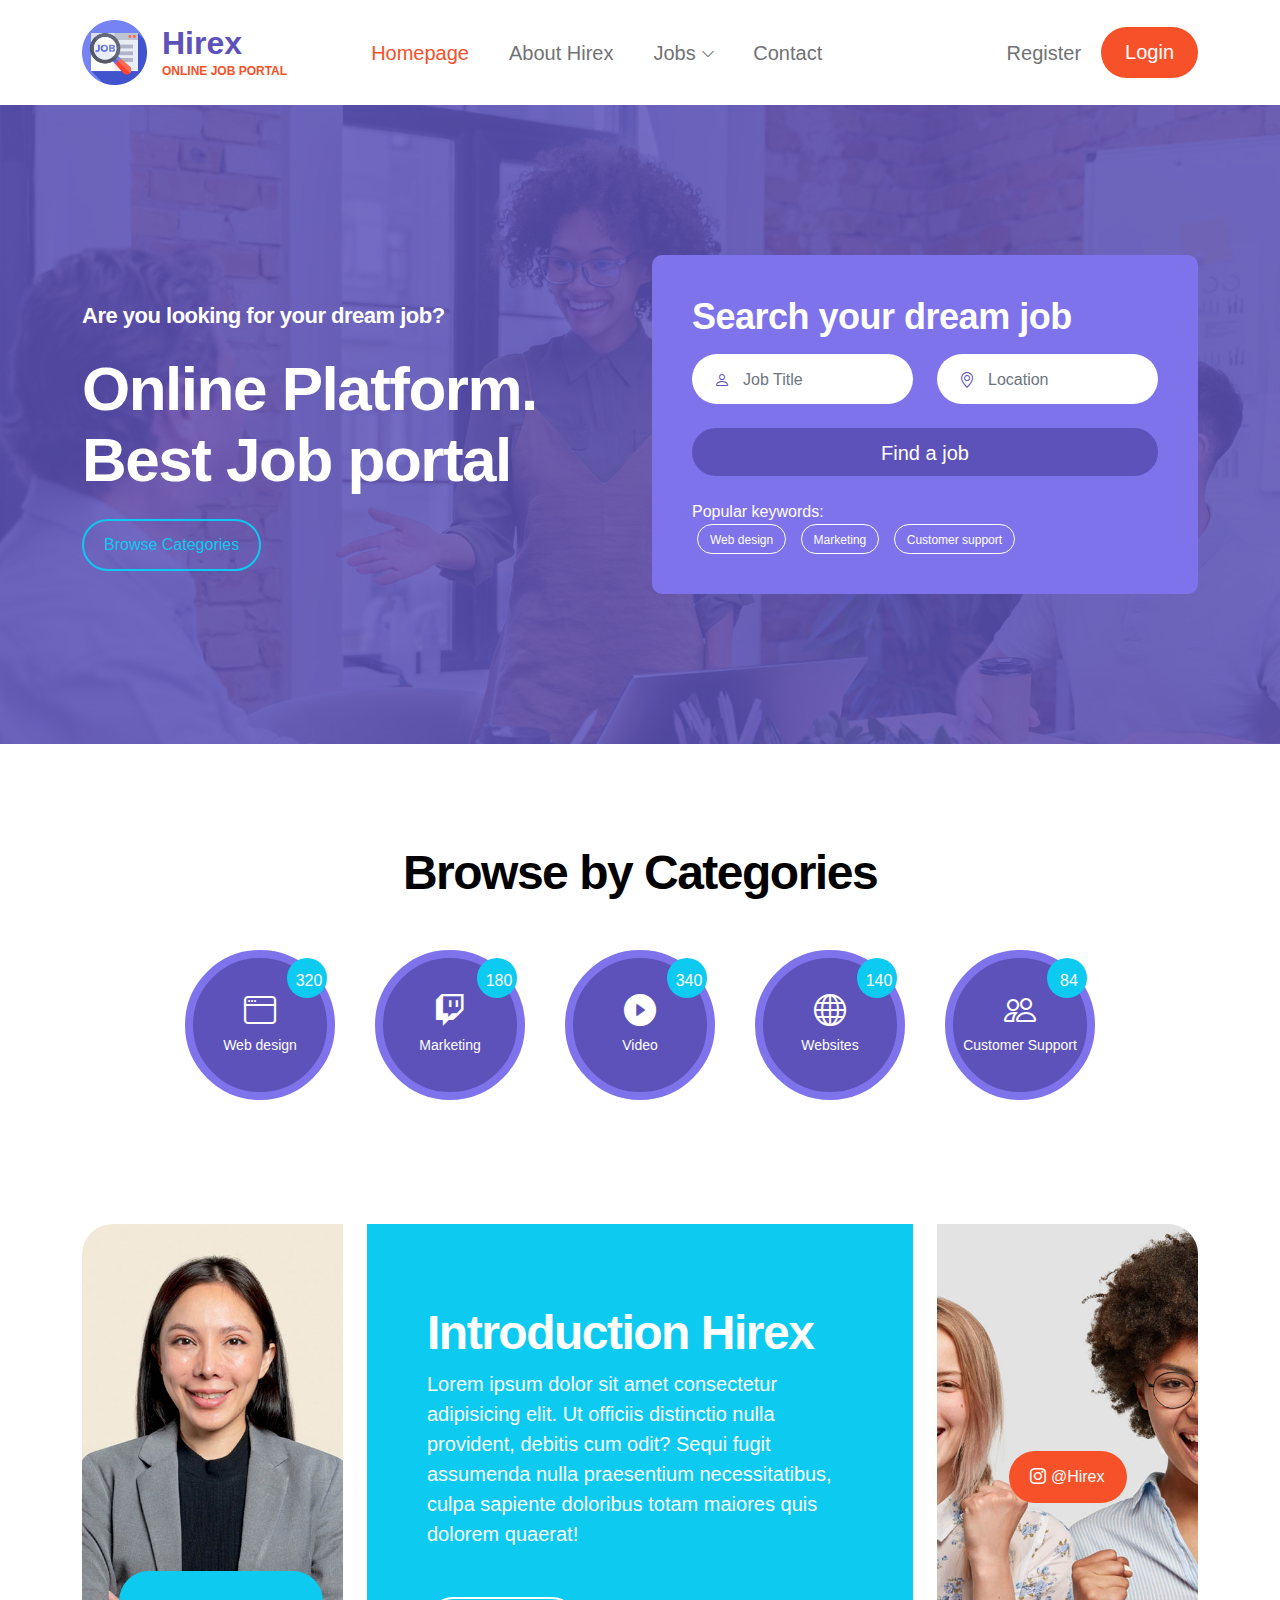
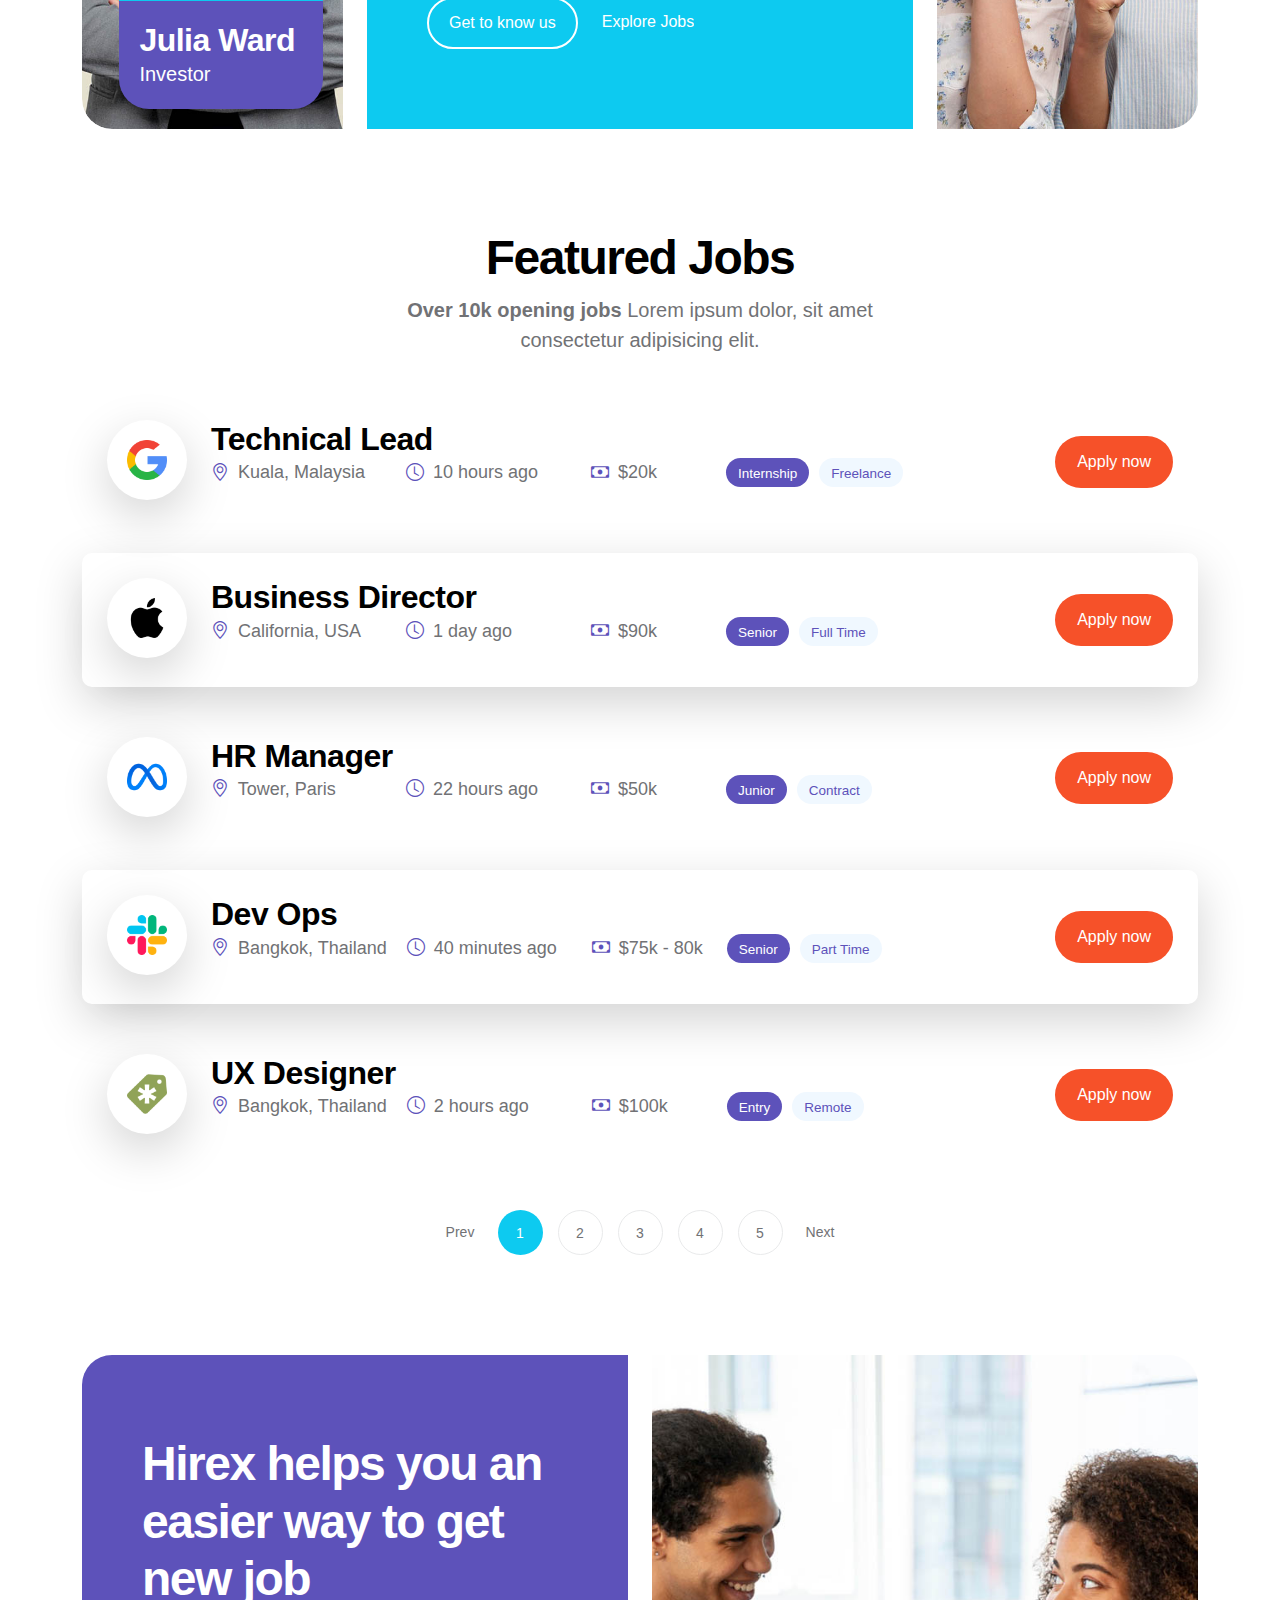
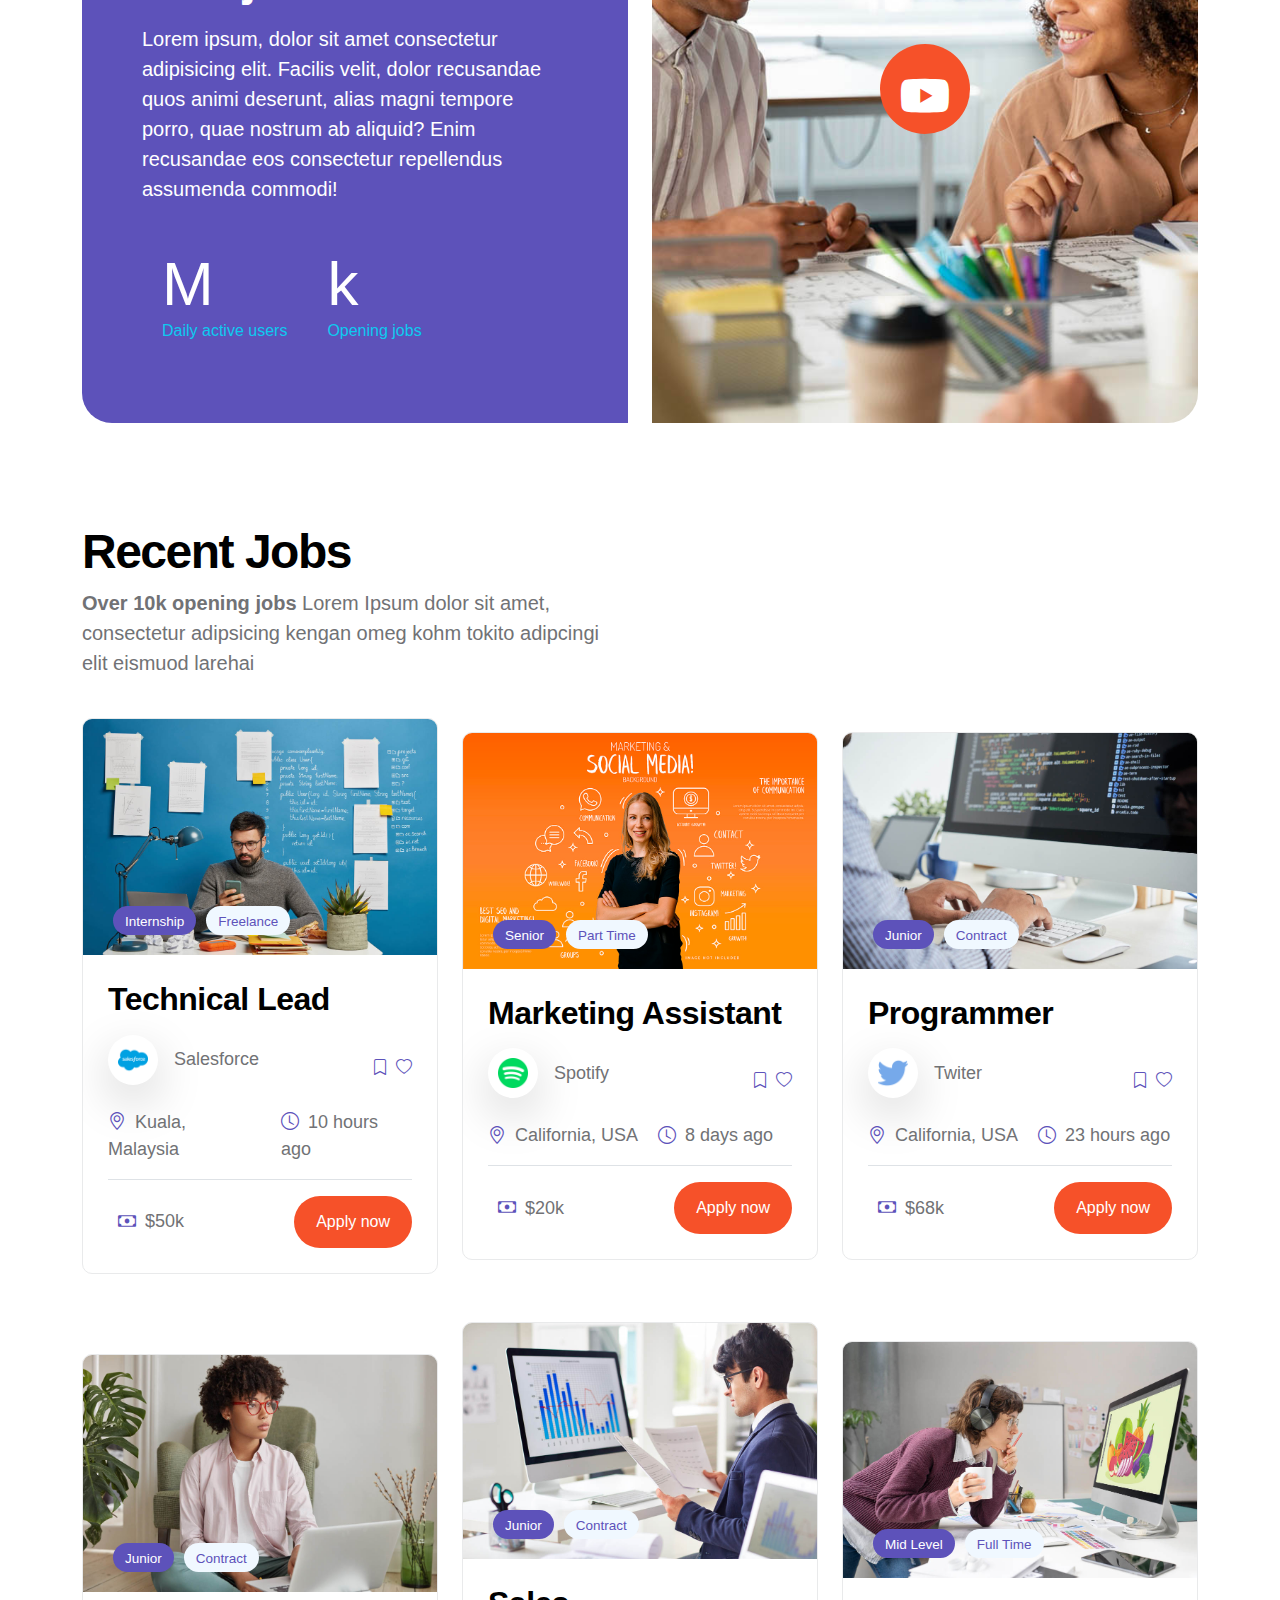
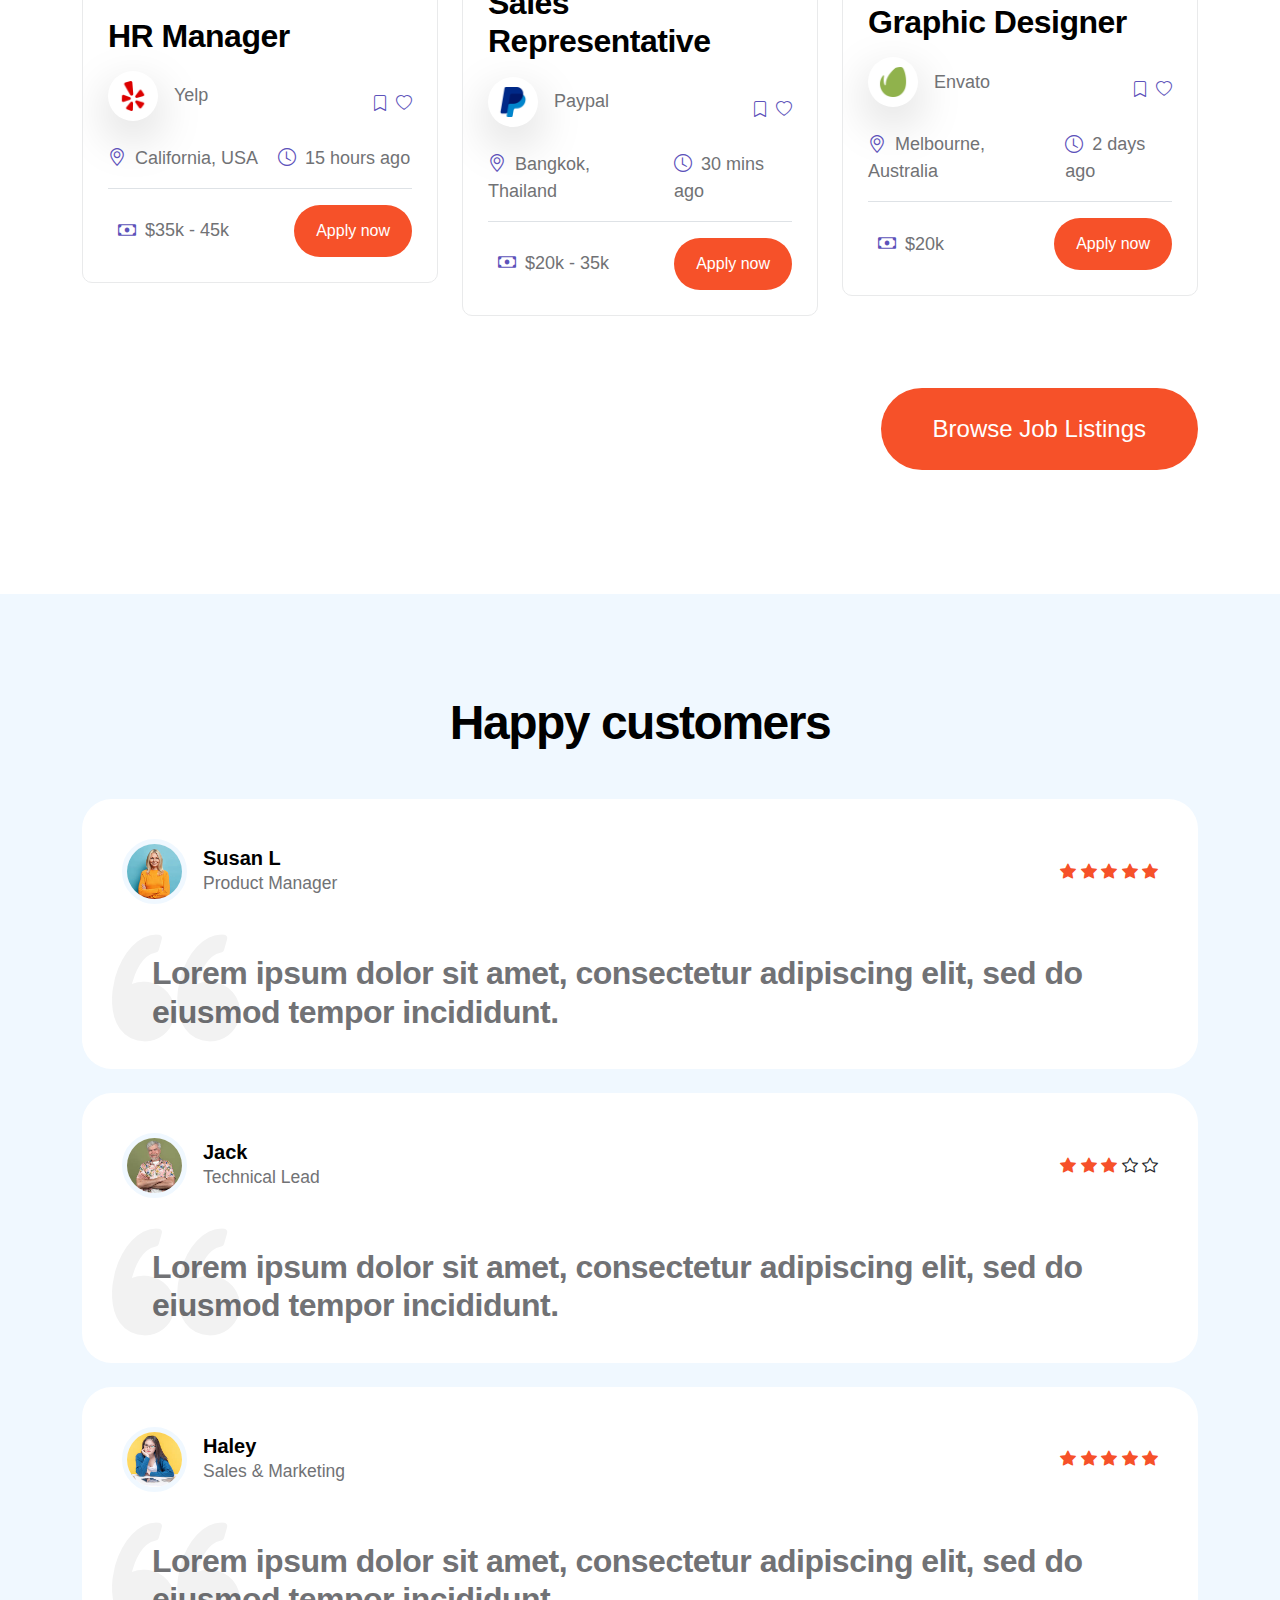
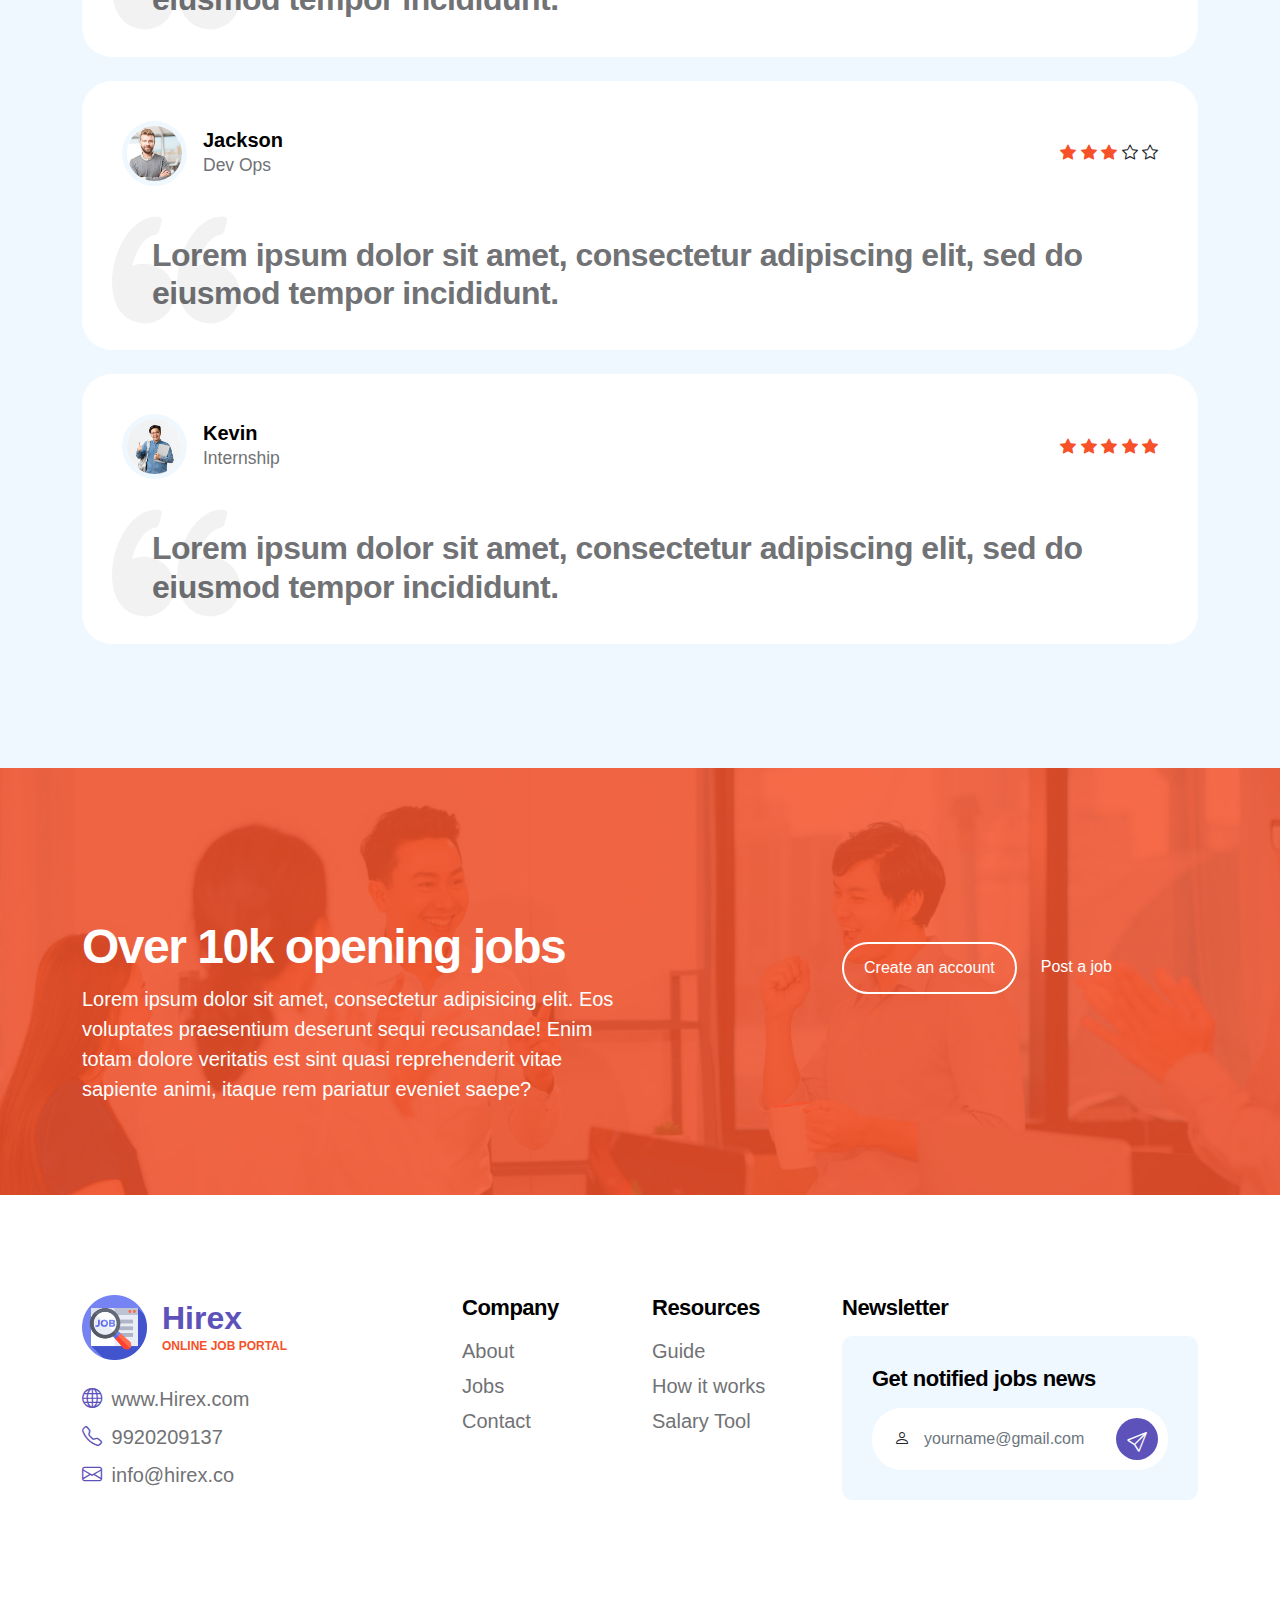
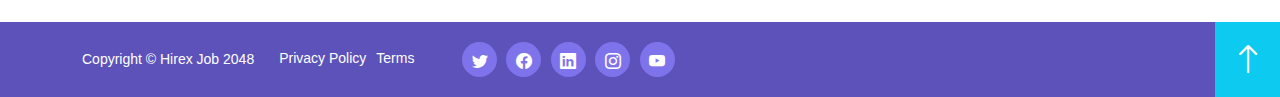
<file: Hirex/index.html>
<!doctype html>
<html lang="en">
    <head>
        <meta charset="utf-8">
        <meta name="viewport" content="width=device-width, initial-scale=1">

        <meta name="description" content="">
        <meta name="author" content="">

        <title>Hirex Online Job Portal</title>

        <!-- CSS FILES -->
        <link href="css/bootstrap.min.css" rel="stylesheet">
        <link href="css/bootstrap-icons.css" rel="stylesheet">
        <link href="css/style-sheet.css" rel="stylesheet">
        <link href="css/all.min.css" rel="stylesheet" type="text/css">        
    </head>
    
    <body id="top">

        <nav class="navbar navbar-expand-lg">
            <div class="container">
                <a class="navbar-brand d-flex align-items-center" href="index.html">
                    <img src="images/logo.png" class="img-fluid logo-image">

                    <div class="d-flex flex-column">
                        <strong class="logo-text">Hirex</strong>
                        <small class="logo-slogan">Online Job Portal</small>
                    </div>
                </a>

                <button class="navbar-toggler" type="button" data-bs-toggle="collapse" data-bs-target="#navbarNav" aria-controls="navbarNav" aria-expanded="false" aria-label="Toggle navigation">
                    <span class="navbar-toggler-icon"></span>
                </button>

                <div class="collapse navbar-collapse" id="navbarNav">
                    <ul class="navbar-nav align-items-center ms-lg-5">
                        <li class="nav-item">
                            <a class="nav-link active" href="index.html">Homepage</a>
                        </li>

                        <li class="nav-item">
                            <a class="nav-link" href="about.html">About Hirex</a>
                        </li>

                        <li class="nav-item dropdown">
                            <a class="nav-link dropdown-toggle" href="#" id="navbarLightDropdownMenuLink" role="button" data-bs-toggle="dropdown" aria-expanded="false">Jobs</a>

                            <ul class="dropdown-menu dropdown-menu-light" aria-labelledby="navbarLightDropdownMenuLink">
                                <li><a class="dropdown-item" href="job-listings.html">Job Listings</a></li>

                                <li><a class="dropdown-item" href="job-details.html">Job Details</a></li>
                            </ul>
                        </li>

                        <li class="nav-item">
                            <a class="nav-link" href="contact.html">Contact</a>
                        </li>

                        <li class="nav-item ms-lg-auto">
                            <a class="nav-link" href="register.html">Register</a>
                        </li>

                        <li class="nav-item">
                            <a class="nav-link custom-btn btn" href="login.html">Login</a>
                        </li>
                    </ul>
                </div>
            </div>
        </nav>

        <main>

            <section class="hero-section d-flex justify-content-center align-items-center">
                <div class="section-overlay"></div>

                <div class="container">
                    <div class="row">

                        <div class="col-lg-6 col-12 mb-5 mb-lg-0">
                            <div class="hero-section-text mt-5">
                                <h6 class="text-white">Are you looking for your dream job?</h6>

                                <h1 class="hero-title text-white mt-4 mb-4">Online Platform. <br> Best Job portal</h1>

                                <a href="#categories-section" class="custom-btn custom-border-btn btn">Browse Categories</a>
                            </div>
                        </div>

                        <div class="col-lg-6 col-12">
                            <form class="custom-form hero-form" action="#" method="get" role="form">
                                <h3 class="text-white mb-3">Search your dream job</h3>

                                <div class="row">
                                    <div class="col-lg-6 col-md-6 col-12">
                                        <div class="input-group">
                                            <span class="input-group-text" id="basic-addon1"><i class="bi-person custom-icon"></i></span>

                                            <input type="text" name="job-title" id="job-title" class="form-control" placeholder="Job Title" required>
                                        </div>
                                    </div>

                                    <div class="col-lg-6 col-md-6 col-12">
                                        <div class="input-group">
                                            <span class="input-group-text" id="basic-addon2"><i class="bi-geo-alt custom-icon"></i></span>

                                            <input type="text" name="job-location" id="job-location" class="form-control" placeholder="Location" required>
                                        </div>
                                    </div>

                                    <div class="col-lg-12 col-12">
                                        <button type="submit" class="form-control">
                                            Find a job
                                        </button>
                                    </div>

                                    <div class="col-12">
                                        <div class="d-flex flex-wrap align-items-center mt-4 mt-lg-0">
                                            <span class="text-white mb-lg-0 mb-md-0 me-2">Popular keywords:</span>

                                            <div>
                                                <a href="job-listings.html" class="badge">Web design</a>

                                                <a href="job-listings.html" class="badge">Marketing</a>

                                                <a href="job-listings.html" class="badge">Customer support</a>
                                            </div>
                                        </div>
                                    </div>
                                </div>
                            </form>
                        </div>

                    </div>
                </div>
            </section>


            <section class="categories-section section-padding" id="categories-section">
                <div class="container">
                    <div class="row justify-content-center align-items-center">

                        <div class="col-lg-12 col-12 text-center">
                            <h2 class="mb-5">Browse by <span>Categories</span></h2>
                        </div>

                        <div class="col-lg-2 col-md-4 col-6">
                            <div class="categories-block">
                                <a href="#" class="d-flex flex-column justify-content-center align-items-center h-100">
                                    <i class="categories-icon bi-window"></i>
                                
                                    <small class="categories-block-title">Web design</small>

                                    <div class="categories-block-number d-flex flex-column justify-content-center align-items-center">
                                        <span class="categories-block-number-text">320</span>
                                    </div>
                                </a>
                            </div>
                        </div>

                        <div class="col-lg-2 col-md-4 col-6">
                            <div class="categories-block">
                                <a href="#" class="d-flex flex-column justify-content-center align-items-center h-100">
                                    <i class="categories-icon bi-twitch"></i>
                                
                                    <small class="categories-block-title">Marketing</small>

                                    <div class="categories-block-number d-flex flex-column justify-content-center align-items-center">
                                        <span class="categories-block-number-text">180</span>
                                    </div>
                                </a>
                            </div>
                        </div>

                        <div class="col-lg-2 col-md-4 col-6">
                            <div class="categories-block">
                                <a href="#" class="d-flex flex-column justify-content-center align-items-center h-100">
                                    <i class="categories-icon bi-play-circle-fill"></i>
                                
                                    <small class="categories-block-title">Video</small>

                                    <div class="categories-block-number d-flex flex-column justify-content-center align-items-center">
                                        <span class="categories-block-number-text">340</span>
                                    </div>
                                </a>
                            </div>
                        </div>

                        <div class="col-lg-2 col-md-4 col-6">
                            <div class="categories-block">
                                <a href="#" class="d-flex flex-column justify-content-center align-items-center h-100">
                                    <i class="categories-icon bi-globe"></i>
                                
                                    <small class="categories-block-title">Websites</small>

                                    <div class="categories-block-number d-flex flex-column justify-content-center align-items-center">
                                        <span class="categories-block-number-text">140</span>
                                    </div>
                                </a>
                            </div>
                        </div>

                        <div class="col-lg-2 col-md-4 col-6">
                            <div class="categories-block">
                                <a href="#" class="d-flex flex-column justify-content-center align-items-center h-100">
                                    <i class="categories-icon bi-people"></i>
                                
                                    <small class="categories-block-title">Customer Support</small>

                                    <div class="categories-block-number d-flex flex-column justify-content-center align-items-center">
                                        <span class="categories-block-number-text">84</span>
                                    </div>
                                </a>
                            </div>
                        </div>

                    </div>
                </div>
            </section>


            <section class="about-section">
                <div class="container">
                    <div class="row">

                        <div class="col-lg-3 col-12">
                            <div class="about-image-wrap custom-border-radius-start">
                                <img src="images/professional-asian-businesswoman-gray-blazer.jpg" class="about-image custom-border-radius-start img-fluid" alt="">

                                <div class="about-info">
                                    <h4 class="text-white mb-0 me-2">Julia Ward</h4>

                                    <p class="text-white mb-0">Investor</p>
                                </div>
                            </div>
                        </div>

                        <div class="col-lg-6 col-12">
                            <div class="custom-text-block">
                                <h2 class="text-white mb-2">Introduction Hirex</h2>

                                <p class="text-white">Lorem ipsum dolor sit amet consectetur adipisicing elit. Ut officiis distinctio nulla provident, debitis cum odit? Sequi fugit assumenda nulla praesentium necessitatibus, culpa sapiente doloribus totam maiores quis dolorem quaerat!</p>

                                <div class="custom-border-btn-wrap d-flex align-items-center mt-5">
                                    <a href="about.html" class="custom-btn custom-border-btn btn me-4">Get to know us</a>

                                    <a href="#job-section" class="custom-link smoothscroll">Explore Jobs</a>
                                </div>
                            </div>
                        </div>

                        <div class="col-lg-3 col-12">
                            <div class="instagram-block">
                                <img src="images/horizontal-shot-happy-mixed-race-females.jpg" class="about-image custom-border-radius-end img-fluid" alt="">

                                <div class="instagram-block-text">
                                    <a href="https://instagram.com/" class="custom-btn btn">
                                        <i class="bi-instagram"></i>
                                        @Hirex
                                    </a>
                                </div>
                            </div>
                        </div>

                    </div>
                </div>
            </section>


            <section class="job-section job-featured-section section-padding" id="job-section">
                <div class="container">
                    <div class="row">

                        <div class="col-lg-6 col-12 text-center mx-auto mb-4">
                            <h2>Featured Jobs</h2>

                            <p><strong>Over 10k opening jobs</strong> Lorem ipsum dolor, sit amet consectetur adipisicing elit.</p>
                        </div>

                        <div class="col-lg-12 col-12">
                            <div class="job-thumb d-flex">
                                <div class="job-image-wrap bg-white shadow-lg">
                                    <img src="images/logos/google.png" class="job-image img-fluid" alt="">
                                </div>

                                <div class="job-body d-flex flex-wrap flex-auto align-items-center ms-4">
                                    <div class="mb-3">
                                        <h4 class="job-title mb-lg-0">
                                            <a href="job-details.html" class="job-title-link">Technical Lead</a>
                                        </h4>

                                        <div class="d-flex flex-wrap align-items-center">
                                            <p class="job-location mb-0">
                                                <i class="custom-icon bi-geo-alt me-1"></i>
                                                Kuala, Malaysia
                                            </p>

                                            <p class="job-date mb-0">
                                                <i class="custom-icon bi-clock me-1"></i>
                                                10 hours ago
                                            </p>

                                            <p class="job-price mb-0">
                                                <i class="custom-icon bi-cash me-1"></i>
                                                $20k
                                            </p>

                                            <div class="d-flex">
                                                <p class="mb-0">
                                                    <a href="job-listings.html" class="badge badge-level">Internship</a>
                                                </p>

                                                <p class="mb-0">
                                                    <a href="job-listings.html" class="badge">Freelance</a>
                                                </p>
                                            </div>
                                        </div>
                                    </div>

                                    <div class="job-section-btn-wrap">
                                        <a href="job-details.html" class="custom-btn btn">Apply now</a>
                                    </div>
                                </div>
                            </div>

                            <div class="job-thumb d-flex">
                                <div class="job-image-wrap bg-white shadow-lg">
                                    <img src="images/logos/apple.png" class="job-image img-fluid" alt="">
                                </div>

                                <div class="job-body d-flex flex-wrap flex-auto align-items-center ms-4">
                                    <div class="mb-3">
                                        <h4 class="job-title mb-lg-0">
                                            <a href="job-details.html" class="job-title-link">Business Director</a>
                                        </h4>

                                        <div class="d-flex flex-wrap align-items-center">
                                            <p class="job-location mb-0">
                                                <i class="custom-icon bi-geo-alt me-1"></i>
                                                California, USA
                                            </p>

                                            <p class="job-date mb-0">
                                                <i class="custom-icon bi-clock me-1"></i>
                                                1 day ago
                                            </p>

                                            <p class="job-price mb-0">
                                                <i class="custom-icon bi-cash me-1"></i>
                                                $90k
                                            </p>

                                            <div class="d-flex">
                                                <p class="mb-0">
                                                    <a href="job-listings.html" class="badge badge-level">Senior</a href="job-listings.html">
                                                </p>

                                                <p class="mb-0">
                                                    <a href="job-listings.html" class="badge">Full Time</a>
                                                </p>
                                            </div>
                                        </div>
                                    </div>

                                    <div class="job-section-btn-wrap">
                                        <a href="job-details.html" class="custom-btn btn">Apply now</a>
                                    </div>
                                </div>
                            </div>

                            <div class="job-thumb d-flex">
                                <div class="job-image-wrap bg-white shadow-lg">
                                    <img src="images/logos/meta.png" class="job-image img-fluid" alt="">
                                </div>

                                <div class="job-body d-flex flex-wrap flex-auto align-items-center ms-4">
                                    <div class="mb-3">
                                        <h4 class="job-title mb-lg-0">
                                            <a href="job-details.html" class="job-title-link">HR Manager</a>
                                        </h4>

                                        <div class="d-flex flex-wrap align-items-center">
                                            <p class="job-location mb-0">
                                                <i class="custom-icon bi-geo-alt me-1"></i>
                                                Tower, Paris
                                            </p>

                                            <p class="job-date mb-0">
                                                <i class="custom-icon bi-clock me-1"></i>
                                                22 hours ago
                                            </p>

                                            <p class="job-price mb-0">
                                                <i class="custom-icon bi-cash me-1"></i>
                                                $50k
                                            </p>

                                            <div class="d-flex">
                                                <p class="mb-0">
                                                    <a href="job-listings.html" class="badge badge-level">Junior</a>
                                                </p>

                                                <p class="mb-0">
                                                    <a href="job-listings.html" class="badge">Contract</a>
                                                </p>
                                            </div>
                                        </div>
                                    </div>

                                    <div class="job-section-btn-wrap">
                                        <a href="job-details.html" class="custom-btn btn">Apply now</a>
                                    </div>
                                </div>
                            </div>

                            <div class="job-thumb d-flex">
                                <div class="job-image-wrap bg-white shadow-lg">
                                    <img src="images/logos/slack.png" class="job-image img-fluid" alt="">
                                </div>

                                <div class="job-body d-flex flex-wrap flex-auto align-items-center ms-4">
                                    <div class="mb-3">
                                        <h4 class="job-title mb-lg-0">
                                            <a href="job-details.html" class="job-title-link">Dev Ops</a>
                                        </h4>

                                        <div class="d-flex flex-wrap align-items-center">
                                            <p class="job-location mb-0">
                                                <i class="custom-icon bi-geo-alt me-1"></i>
                                                Bangkok, Thailand
                                            </p>

                                            <p class="job-date mb-0">
                                                <i class="custom-icon bi-clock me-1"></i>
                                                40 minutes ago
                                            </p>

                                            <p class="job-price mb-0">
                                                <i class="custom-icon bi-cash me-1"></i>
                                                $75k - 80k
                                            </p>

                                            <div class="d-flex">
                                                <p class="mb-0">
                                                    <a href="job-listings.html" class="badge badge-level">Senior</a>
                                                </p>

                                                <p class="mb-0">
                                                    <a href="job-listings.html" class="badge">Part Time</a>
                                                </p>
                                            </div>
                                        </div>
                                    </div>

                                    <div class="job-section-btn-wrap">
                                        <a href="job-details.html" class="custom-btn btn">Apply now</a>
                                    </div>
                                </div>
                            </div>

                            <div class="job-thumb d-flex">
                                <div class="job-image-wrap bg-white shadow-lg">
                                    <img src="images/logos/creative-market.png" class="job-image img-fluid" alt="">
                                </div>

                                <div class="job-body d-flex flex-wrap flex-auto align-items-center ms-4">
                                    <div class="mb-3">
                                        <h4 class="job-title mb-lg-0">
                                            <a href="job-details.html" class="job-title-link">UX Designer</a>
                                        </h4>

                                        <div class="d-flex flex-wrap align-items-center">
                                            <p class="job-location mb-0">
                                                <i class="custom-icon bi-geo-alt me-1"></i>
                                                Bangkok, Thailand
                                            </p>

                                            <p class="job-date mb-0">
                                                <i class="custom-icon bi-clock me-1"></i>
                                                2 hours ago
                                            </p>

                                            <p class="job-price mb-0">
                                                <i class="custom-icon bi-cash me-1"></i>
                                                $100k
                                            </p>

                                            <div class="d-flex">
                                                <p class="mb-0">
                                                    <a href="job-listings.html" class="badge badge-level">Entry</a>
                                                </p>

                                                <p class="mb-0">
                                                    <a href="job-listings.html" class="badge">Remote</a>
                                                </p>
                                            </div>
                                        </div>
                                    </div>

                                    <div class="job-section-btn-wrap">
                                        <a href="job-details.html" class="custom-btn btn">Apply now</a>
                                    </div>
                                </div>
                            </div>

                            <nav aria-label="Page navigation example">
                                <ul class="pagination justify-content-center mt-5">
                                    <li class="page-item">
                                        <a class="page-link" href="#" aria-label="Previous">
                                            <span aria-hidden="true">Prev</span>
                                        </a>
                                    </li>

                                    <li class="page-item active" aria-current="page">
                                        <a class="page-link" href="#">1</a>
                                    </li>
                                    
                                    <li class="page-item">
                                        <a class="page-link" href="#">2</a>
                                    </li>
                                    
                                    <li class="page-item">
                                        <a class="page-link" href="#">3</a>
                                    </li>

                                    <li class="page-item">
                                        <a class="page-link" href="#">4</a>
                                    </li>

                                    <li class="page-item">
                                        <a class="page-link" href="#">5</a>
                                    </li>
                                    
                                    <li class="page-item">
                                        <a class="page-link" href="#" aria-label="Next">
                                            <span aria-hidden="true">Next</span>
                                        </a>
                                    </li>
                                </ul>
                            </nav>
                        </div>

                    </div>
                </div>
            </section>


            <section>
                <div class="container">
                    <div class="row">

                        <div class="col-lg-6 col-12">
                            <div class="custom-text-block custom-border-radius-start">
                                <h2 class="text-white mb-3">Hirex helps you an easier way to get new job</h2>

                                <p class="text-white">Lorem ipsum, dolor sit amet consectetur adipisicing elit. Facilis velit, dolor recusandae quos animi deserunt, alias magni tempore porro, quae nostrum ab aliquid? Enim recusandae eos consectetur repellendus assumenda commodi!</p>

                                <div class="d-flex mt-4">
                                    <div class="counter-thumb"> 
                                        <div class="d-flex">
                                            <span class="counter-number" data-from="1" data-to="12" data-speed="1000"></span>
                                            <span class="counter-number-text">M</span>
                                        </div>

                                        <span class="counter-text">Daily active users</span>
                                    </div> 

                                    <div class="counter-thumb">    
                                        <div class="d-flex">
                                            <span class="counter-number" data-from="1" data-to="450" data-speed="1000"></span>
                                            <span class="counter-number-text">k</span>
                                        </div>

                                        <span class="counter-text">Opening jobs</span>
                                    </div> 
                                </div>
                            </div>
                        </div>

                        <div class="col-lg-6 col-12">
                            <div class="video-thumb">
                                <img src="images/people-working-as-team-company.jpg" class="about-image custom-border-radius-end img-fluid" alt="">

                                <div class="video-info">
                                    <a href="https://www.youtube.com/tooplate" class="youtube-icon bi-youtube"></a>
                                </div>
                            </div>
                        </div>

                    </div>
                </div>
            </section>


            <section class="job-section recent-jobs-section section-padding">
                <div class="container">
                    <div class="row align-items-center">

                        <div class="col-lg-6 col-12 mb-4">
                            <h2>Recent Jobs</h2>

                            <p><strong>Over 10k opening jobs</strong> Lorem Ipsum dolor sit amet, consectetur adipsicing kengan omeg kohm tokito adipcingi elit eismuod larehai</p>
                        </div>

                        <div class="clearfix"></div>

                        <div class="col-lg-4 col-md-6 col-12">
                            <div class="job-thumb job-thumb-box">
                                <div class="job-image-box-wrap">
                                    <a href="job-details.html">
                                        <img src="images/jobs/it-professional-works-startup-project.jpg" class="job-image img-fluid" alt="">
                                    </a>

                                    <div class="job-image-box-wrap-info d-flex align-items-center">
                                        <p class="mb-0">
                                            <a href="job-listings.html" class="badge badge-level">Internship</a>
                                        </p>

                                        <p class="mb-0">
                                            <a href="job-listings.html" class="badge">Freelance</a>
                                        </p>
                                    </div>
                                </div>

                                <div class="job-body">
                                    <h4 class="job-title">
                                        <a href="job-details.html" class="job-title-link">Technical Lead</a>
                                    </h4>

                                    <div class="d-flex align-items-center">
                                        <div class="job-image-wrap d-flex align-items-center bg-white shadow-lg mt-2 mb-4">
                                            <img src="images/logos/salesforce.png" class="job-image me-3 img-fluid" alt="">

                                            <p class="mb-0">Salesforce</p>
                                        </div>

                                        <a href="#" class="bi-bookmark ms-auto me-2">
                                        </a>

                                        <a href="#" class="bi-heart">
                                        </a>
                                    </div>

                                    <div class="d-flex align-items-center">
                                        <p class="job-location">
                                            <i class="custom-icon bi-geo-alt me-1"></i>
                                            Kuala, Malaysia
                                        </p>

                                        <p class="job-date">
                                            <i class="custom-icon bi-clock me-1"></i>
                                            10 hours ago
                                        </p>
                                    </div>

                                    <div class="d-flex align-items-center border-top pt-3">
                                        <p class="job-price mb-0">
                                            <i class="custom-icon bi-cash me-1"></i>
                                            $50k
                                        </p>

                                        <a href="job-details.html" class="custom-btn btn ms-auto">Apply now</a>
                                    </div>
                                </div>
                            </div>
                        </div>

                        <div class="col-lg-4 col-md-6 col-12">
                            <div class="job-thumb job-thumb-box">
                                <div class="job-image-box-wrap">
                                    <a href="job-details.html">
                                        <img src="images/jobs/marketing-assistant.jpg" class="job-image img-fluid" alt="marketing assistant">
                                    </a>

                                    <div class="job-image-box-wrap-info d-flex align-items-center">
                                        <p class="mb-0">
                                            <a href="job-listings.html" class="badge badge-level">Senior</a>
                                        </p>

                                        <p class="mb-0">
                                            <a href="job-listings.html" class="badge">Part Time</a>
                                        </p>
                                    </div>
                                </div>

                                <div class="job-body">
                                    <h4 class="job-title">
                                        <a href="job-details.html" class="job-title-link">Marketing Assistant</a>
                                    </h4>

                                    <div class="d-flex align-items-center">
                                        <div class="job-image-wrap d-flex align-items-center bg-white shadow-lg mt-2 mb-4">
                                            <img src="images/logos/spotify.png" class="job-image me-3 img-fluid" alt="">

                                            <p class="mb-0">Spotify</p>
                                        </div>

                                        <a href="#" class="bi-bookmark ms-auto me-2">
                                        </a>

                                        <a href="#" class="bi-heart">
                                        </a>
                                    </div>

                                    <div class="d-flex align-items-center">
                                        <p class="job-location">
                                            <i class="custom-icon bi-geo-alt me-1"></i>
                                            California, USA
                                        </p>

                                        <p class="job-date">
                                            <i class="custom-icon bi-clock me-1"></i>
                                            8 days ago
                                        </p>
                                    </div>

                                    <div class="d-flex align-items-center border-top pt-3">
                                        <p class="job-price mb-0">
                                            <i class="custom-icon bi-cash me-1"></i>
                                            $20k
                                        </p>

                                        <a href="job-details.html" class="custom-btn btn ms-auto">Apply now</a>
                                    </div>
                                </div>
                            </div>
                        </div>

                        <div class="col-lg-4 col-md-6 col-12">
                            <div class="job-thumb job-thumb-box">
                                <div class="job-image-box-wrap">
                                    <a href="job-details.html">
                                        <img src="images/jobs/coding-man.jpg" class="job-image img-fluid" alt="">
                                    </a>

                                    <div class="job-image-box-wrap-info d-flex align-items-center">
                                        <p class="mb-0">
                                            <a href="job-listings.html" class="badge badge-level">Junior</a>
                                        </p>

                                        <p class="mb-0">
                                            <a href="job-listings.html" class="badge">Contract</a>
                                        </p>
                                    </div>
                                </div>

                                <div class="job-body">
                                    <h4 class="job-title">
                                        <a href="job-details.html" class="job-title-link">Programmer</a>
                                    </h4>
                                        
                                    <div class="d-flex align-items-center">
                                        <div class="job-image-wrap d-flex align-items-center bg-white shadow-lg mt-2 mb-4">
                                            <img src="images/logos/twitter.png" class="job-image me-3 img-fluid" alt="">

                                            <p class="mb-0">Twiter</p>
                                        </div>

                                        <a href="#" class="bi-bookmark ms-auto me-2">
                                        </a>

                                        <a href="#" class="bi-heart">
                                        </a>
                                    </div>

                                    <div class="d-flex align-items-center">
                                        <p class="job-location">
                                            <i class="custom-icon bi-geo-alt me-1"></i>
                                            California, USA
                                        </p>

                                        <p class="job-date">
                                            <i class="custom-icon bi-clock me-1"></i>
                                            23 hours ago
                                        </p>
                                    </div>

                                    <div class="d-flex align-items-center border-top pt-3">
                                        <p class="job-price mb-0">
                                            <i class="custom-icon bi-cash me-1"></i>
                                            $68k
                                        </p>

                                        <a href="job-details.html" class="custom-btn btn ms-auto">Apply now</a>
                                    </div>
                                </div>
                            </div>
                        </div>

                        <div class="col-lg-4 col-md-6 col-12">
                            <div class="job-thumb job-thumb-box">
                                <div class="job-image-box-wrap">
                                    <a href="job-details.html">
                                        <img src="images/jobs/pretty-blogger-posing-cozy-apartment.jpg" class="job-image img-fluid" alt="">
                                    </a>

                                    <div class="job-image-box-wrap-info d-flex align-items-center">
                                        <p class="mb-0">
                                            <a href="job-listings.html" class="badge badge-level">Junior</a>
                                        </p>

                                        <p class="mb-0">
                                            <a href="job-listings.html" class="badge">Contract</a>
                                        </p>
                                    </div>
                                </div>

                                <div class="job-body">
                                    <h4 class="job-title">
                                        <a href="job-details.html" class="job-title-link">HR Manager</a>
                                    </h4>

                                    <div class="d-flex align-items-center">
                                        <div class="job-image-wrap d-flex align-items-center bg-white shadow-lg mt-2 mb-4">
                                            <img src="images/logos/yelp.png" class="job-image me-3 img-fluid" alt="">

                                            <p class="mb-0">Yelp</p>
                                        </div>

                                        <a href="#" class="bi-bookmark ms-auto me-2">
                                        </a>

                                        <a href="#" class="bi-heart">
                                        </a>
                                    </div>

                                    <div class="d-flex align-items-center">
                                        <p class="job-location">
                                            <i class="custom-icon bi-geo-alt me-1"></i>
                                            California, USA
                                        </p>

                                        <p class="job-date">
                                            <i class="custom-icon bi-clock me-1"></i>
                                            15 hours ago
                                        </p>
                                    </div>

                                    <div class="d-flex align-items-center border-top pt-3">
                                        <p class="job-price mb-0">
                                            <i class="custom-icon bi-cash me-1"></i>
                                            $35k - 45k
                                        </p>

                                        <a href="job-details.html" class="custom-btn btn ms-auto">Apply now</a>
                                    </div>
                                </div>
                            </div>
                        </div>

                        <div class="col-lg-4 col-md-6 col-12">
                            <div class="job-thumb job-thumb-box">
                                <div class="job-image-box-wrap">
                                    <a href="job-details.html">
                                        <img src="images/jobs/paper-analysis.jpg" class="job-image img-fluid" alt="">
                                    </a>

                                    <div class="job-image-box-wrap-info d-flex align-items-center">
                                        <p class="mb-0">
                                            <a href="job-listings.html" class="badge badge-level">Junior</a>
                                        </p>

                                        <p class="mb-0">
                                            <a href="job-listings.html" class="badge">Contract</a>
                                        </p>
                                    </div>
                                </div>

                                <div class="job-body">
                                    <h4 class="job-title">
                                        <a href="job-details.html" class="job-title-link">Sales Representative</a>
                                    </h4>
                                        
                                    <div class="d-flex align-items-center">
                                        <div class="job-image-wrap d-flex align-items-center bg-white shadow-lg mt-2 mb-4">
                                            <img src="images/logos/paypal.png" class="job-image me-3 img-fluid" alt="">

                                            <p class="mb-0">Paypal</p>
                                        </div>

                                        <a href="#" class="bi-bookmark ms-auto me-2">
                                        </a>

                                        <a href="#" class="bi-heart">
                                        </a>
                                    </div>

                                    <div class="d-flex align-items-center">
                                        <p class="job-location">
                                            <i class="custom-icon bi-geo-alt me-1"></i>
                                            Bangkok, Thailand
                                        </p>

                                        <p class="job-date">
                                            <i class="custom-icon bi-clock me-1"></i>
                                            30 mins ago
                                        </p>
                                    </div>

                                    <div class="d-flex align-items-center border-top pt-3">
                                        <p class="job-price mb-0">
                                            <i class="custom-icon bi-cash me-1"></i>
                                            $20k - 35k
                                        </p>

                                        <a href="job-details.html" class="custom-btn btn ms-auto">Apply now</a>
                                    </div>
                                </div>
                            </div>
                        </div>

                        <div class="col-lg-4 col-md-6 col-12">
                            <div class="job-thumb job-thumb-box">
                                <div class="job-image-box-wrap">
                                    <a href="job-details.html">
                                        <img src="images/jobs/logo-designer-working-computer-desktop.jpg" class="job-image img-fluid" alt="">
                                    </a>

                                    <div class="job-image-box-wrap-info d-flex align-items-center">
                                        <p class="mb-0">
                                            <a href="job-listings.html" class="badge badge-level">Mid Level</a>
                                        </p>

                                        <p class="mb-0">
                                            <a href="job-listings.html" class="badge">Full Time</a>
                                        </p>
                                    </div>
                                </div>

                                <div class="job-body">
                                    <h4 class="job-title">
                                        <a href="job-details.html" class="job-title-link">Graphic Designer</a>
                                    </h4>
                                        
                                    <div class="d-flex align-items-center">
                                        <div class="job-image-wrap d-flex align-items-center bg-white shadow-lg mt-2 mb-4">
                                            <img src="images/logos/envato.png" class="job-image me-3 img-fluid" alt="">

                                            <p class="mb-0">Envato</p>
                                        </div>

                                        <a href="#" class="bi-bookmark ms-auto me-2">
                                        </a>

                                        <a href="#" class="bi-heart">
                                        </a>
                                    </div>

                                    <div class="d-flex align-items-center">
                                        <p class="job-location">
                                            <i class="custom-icon bi-geo-alt me-1"></i>
                                            Melbourne, Australia
                                        </p>

                                        <p class="job-date">
                                            <i class="custom-icon bi-clock me-1"></i>
                                            2 days ago
                                        </p>
                                    </div>

                                    <div class="d-flex align-items-center border-top pt-3">
                                        <p class="job-price mb-0">
                                            <i class="custom-icon bi-cash me-1"></i>
                                            $20k
                                        </p>

                                        <a href="job-details.html" class="custom-btn btn ms-auto">Apply now</a>
                                    </div>
                                </div>
                            </div>
                        </div>

                        <div class="col-lg-4 col-12 recent-jobs-bottom d-flex ms-auto my-4">
                            <a href="job-listings.html" class="custom-btn btn ms-lg-auto">Browse Job Listings</a>
                        </div>

                    </div>
                </div>
            </section>


            <section class="reviews-section section-padding">
                <div class="container">
                    <div class="row">

                        <div class="col-lg-12 col-12">
                            <h2 class="text-center mb-5">Happy customers</h2>

                            <div class="owl-carousel owl-theme reviews-carousel">
                                <div class="reviews-thumb">
                                
                                    <div class="reviews-info d-flex align-items-center">
                                        <img src="images/avatar/portrait-charming-middle-aged-attractive-woman-with-blonde-hair.jpg" class="avatar-image img-fluid" alt="">

                                        <div class="d-flex align-items-center justify-content-between flex-wrap w-100 ms-3">
                                            <p class="mb-0">
                                                <strong>Susan L</strong>
                                                <small>Product Manager</small>
                                            </p>

                                            <div class="reviews-icons">
                                                <i class="bi-star-fill"></i>
                                                <i class="bi-star-fill"></i>
                                                <i class="bi-star-fill"></i>
                                                <i class="bi-star-fill"></i>
                                                <i class="bi-star-fill"></i>
                                            </div>
                                        </div>
                                    </div>

                                    <div class="reviews-body">
                                        <img src="images/left-quote.png" class="quote-icon img-fluid" alt="">

                                        <h4 class="reviews-title">Lorem ipsum dolor sit amet, consectetur adipiscing elit, sed do eiusmod tempor incididunt.</h4>
                                    </div>
                                </div>

                                <div class="reviews-thumb">
                                    <div class="reviews-info d-flex align-items-center">
                                        <img src="images/avatar/medium-shot-smiley-senior-man.jpg" class="avatar-image img-fluid" alt="">

                                        <div class="d-flex align-items-center justify-content-between flex-wrap w-100 ms-3">
                                            <p class="mb-0">
                                                <strong>Jack</strong>
                                                <small>Technical Lead</small>
                                            </p>

                                            <div class="reviews-icons">
                                                <i class="bi-star-fill"></i>
                                                <i class="bi-star-fill"></i>
                                                <i class="bi-star-fill"></i>
                                                <i class="bi-star"></i>
                                                <i class="bi-star"></i>
                                            </div>
                                        </div>
                                    </div>

                                    <div class="reviews-body">
                                        <img src="images/left-quote.png" class="quote-icon img-fluid" alt="">

                                        <h4 class="reviews-title">Lorem ipsum dolor sit amet, consectetur adipiscing elit, sed do eiusmod tempor incididunt.</h4>
                                    </div>
                                </div>

                                <div class="reviews-thumb">

                                    <div class="reviews-info d-flex align-items-center">
                                        <img src="images/avatar/portrait-beautiful-young-woman.jpg" class="avatar-image img-fluid" alt="">

                                        <div class="d-flex align-items-center justify-content-between flex-wrap w-100 ms-3">
                                            <p class="mb-0">
                                                <strong>Haley</strong>
                                                <small>Sales & Marketing</small>
                                            </p>

                                            <div class="reviews-icons">
                                                <i class="bi-star-fill"></i>
                                                <i class="bi-star-fill"></i>
                                                <i class="bi-star-fill"></i>
                                                <i class="bi-star-fill"></i>
                                                <i class="bi-star-fill"></i>
                                            </div>
                                        </div>
                                    </div>

                                    <div class="reviews-body">
                                        <img src="images/left-quote.png" class="quote-icon img-fluid" alt="">

                                        <h4 class="reviews-title">Lorem ipsum dolor sit amet, consectetur adipiscing elit, sed do eiusmod tempor incididunt.</h4>
                                    </div>
                                </div>

                                <div class="reviews-thumb">
                                    <div class="reviews-info d-flex align-items-center">
                                        <img src="images/avatar/blond-man-happy-expression.jpg" class="avatar-image img-fluid" alt="">

                                        <div class="d-flex align-items-center justify-content-between flex-wrap w-100 ms-3">
                                            <p class="mb-0">
                                                <strong>Jackson</strong>
                                                <small>Dev Ops</small>
                                            </p>

                                            <div class="reviews-icons">
                                                <i class="bi-star-fill"></i>
                                                <i class="bi-star-fill"></i>
                                                <i class="bi-star-fill"></i>
                                                <i class="bi-star"></i>
                                                <i class="bi-star"></i>
                                            </div>
                                        </div>
                                    </div>

                                    <div class="reviews-body">
                                        <img src="images/left-quote.png" class="quote-icon img-fluid" alt="">

                                        <h4 class="reviews-title">Lorem ipsum dolor sit amet, consectetur adipiscing elit, sed do eiusmod tempor incididunt.</h4>
                                    </div>
                                </div>

                                <div class="reviews-thumb">
                                    <div class="reviews-info d-flex align-items-center">
                                        <img src="images/avatar/university-study-abroad-lifestyle-concept.jpg" class="avatar-image img-fluid" alt="">

                                        <div class="d-flex align-items-center justify-content-between flex-wrap w-100 ms-3">
                                            <p class="mb-0">
                                                <strong>Kevin</strong>
                                                <small>Internship</small>
                                            </p>

                                            <div class="reviews-icons">
                                                <i class="bi-star-fill"></i>
                                                <i class="bi-star-fill"></i>
                                                <i class="bi-star-fill"></i>
                                                <i class="bi-star-fill"></i>
                                                <i class="bi-star-fill"></i>
                                            </div>
                                        </div>
                                    </div>

                                    <div class="reviews-body">
                                        <img src="images/left-quote.png" class="quote-icon img-fluid" alt="">

                                        <h4 class="reviews-title">Lorem ipsum dolor sit amet, consectetur adipiscing elit, sed do eiusmod tempor incididunt.</h4>
                                    </div>
                                </div>
                            </div>
                        </div>

                    </div>
                </div>
            </section>


            <section class="cta-section">
                <div class="section-overlay"></div>

                <div class="container">
                    <div class="row">

                        <div class="col-lg-6 col-10">
                            <h2 class="text-white mb-2">Over 10k opening jobs</h2>

                            <p class="text-white">Lorem ipsum dolor sit amet, consectetur adipisicing elit. Eos voluptates praesentium deserunt sequi recusandae! Enim totam dolore veritatis est sint quasi reprehenderit vitae sapiente animi, itaque rem pariatur eveniet saepe?</p>
                        </div>

                        <div class="col-lg-4 col-12 ms-auto">
                            <div class="custom-border-btn-wrap d-flex align-items-center mt-lg-4 mt-2">
                                <a href="#" class="custom-btn custom-border-btn btn me-4">Create an account</a>

                                <a href="#" class="custom-link">Post a job</a>
                            </div>
                        </div>

                    </div>
                </div>
            </section>
        </main>

        <footer class="site-footer">
            <div class="container">
                <div class="row">

                    <div class="col-lg-4 col-md-6 col-12 mb-3">
                        <div class="d-flex align-items-center mb-4">
                            <img src="images/logo.png" class="img-fluid logo-image">

                            <div class="d-flex flex-column">
                                <strong class="logo-text">Hirex</strong>
                                <small class="logo-slogan">Online Job Portal</small>
                            </div>
                        </div>  

                        <p class="mb-2">
                            <i class="custom-icon bi-globe me-1"></i>

                            <a href="#" class="site-footer-link">
                                www.Hirex.com
                            </a>
                        </p>

                        <p class="mb-2">
                            <i class="custom-icon bi-telephone me-1"></i>

                            <a href="tel: 9920209137" class="site-footer-link">
                                9920209137
                            </a>
                        </p>

                        <p>
                            <i class="custom-icon bi-envelope me-1"></i>

                            <a href="mailto:info@yourgmail.com" class="site-footer-link">
                                info@hirex.co
                            </a>
                        </p>

                    </div>

                    <div class="col-lg-2 col-md-3 col-6 ms-lg-auto">
                        <h6 class="site-footer-title">Company</h6>

                        <ul class="footer-menu">
                            <li class="footer-menu-item"><a href="#" class="footer-menu-link">About</a></li>

                            <li class="footer-menu-item"><a href="#" class="footer-menu-link">Jobs</a></li>

                            <li class="footer-menu-item"><a href="#" class="footer-menu-link">Contact</a></li>
                        </ul>
                    </div>

                    <div class="col-lg-2 col-md-3 col-6">
                        <h6 class="site-footer-title">Resources</h6>

                        <ul class="footer-menu">
                            <li class="footer-menu-item"><a href="#" class="footer-menu-link">Guide</a></li>

                            <li class="footer-menu-item"><a href="#" class="footer-menu-link">How it works</a></li>

                            <li class="footer-menu-item"><a href="#" class="footer-menu-link">Salary Tool</a></li>
                        </ul>
                    </div>

                    <div class="col-lg-4 col-md-8 col-12 mt-3 mt-lg-0">
                        <h6 class="site-footer-title">Newsletter</h6>

                        <form class="custom-form newsletter-form" action="#" method="post" role="form">
                            <h6 class="site-footer-title">Get notified jobs news</h6>

                            <div class="input-group">
                                <span class="input-group-text" id="basic-addon1"><i class="bi-person"></i></span>

                                <input type="text" name="newsletter-name" id="newsletter-name" class="form-control" placeholder="yourname@gmail.com" required>

                                <button type="submit" class="form-control">
                                    <i class="bi-send"></i>
                                </button>
                            </div>
                        </form>
                    </div>

                </div>
            </div>

            <div class="site-footer-bottom">
                <div class="container">
                    <div class="row">

                        <div class="col-lg-4 col-12 d-flex align-items-center">
                            <p class="copyright-text">Copyright © Hirex Job 2048</p>

                            <ul class="footer-menu d-flex">
                                <li class="footer-menu-item"><a href="#" class="footer-menu-link">Privacy Policy</a></li>

                                <li class="footer-menu-item"><a href="#" class="footer-menu-link">Terms</a></li>
                            </ul>
                        </div>

                        <div class="col-lg-5 col-12 mt-2 mt-lg-0">
                            <ul class="social-icon">
                                <li class="social-icon-item">
                                    <a href="#" class="social-icon-link bi-twitter"></a>
                                </li>

                                <li class="social-icon-item">
                                    <a href="#" class="social-icon-link bi-facebook"></a>
                                </li>

                                <li class="social-icon-item">
                                    <a href="#" class="social-icon-link bi-linkedin"></a>
                                </li>

                                <li class="social-icon-item">
                                    <a href="#" class="social-icon-link bi-instagram"></a>
                                </li>

                                <li class="social-icon-item">
                                    <a href="#" class="social-icon-link bi-youtube"></a>
                                </li>
                            </ul>
                        </div>

                        <a class="back-top-icon bi-arrow-up smoothscroll d-flex justify-content-center align-items-center" href="#top"></a>

                    </div>
                </div>
            </div>
        </footer>

        
    </body>
</html>
</file>
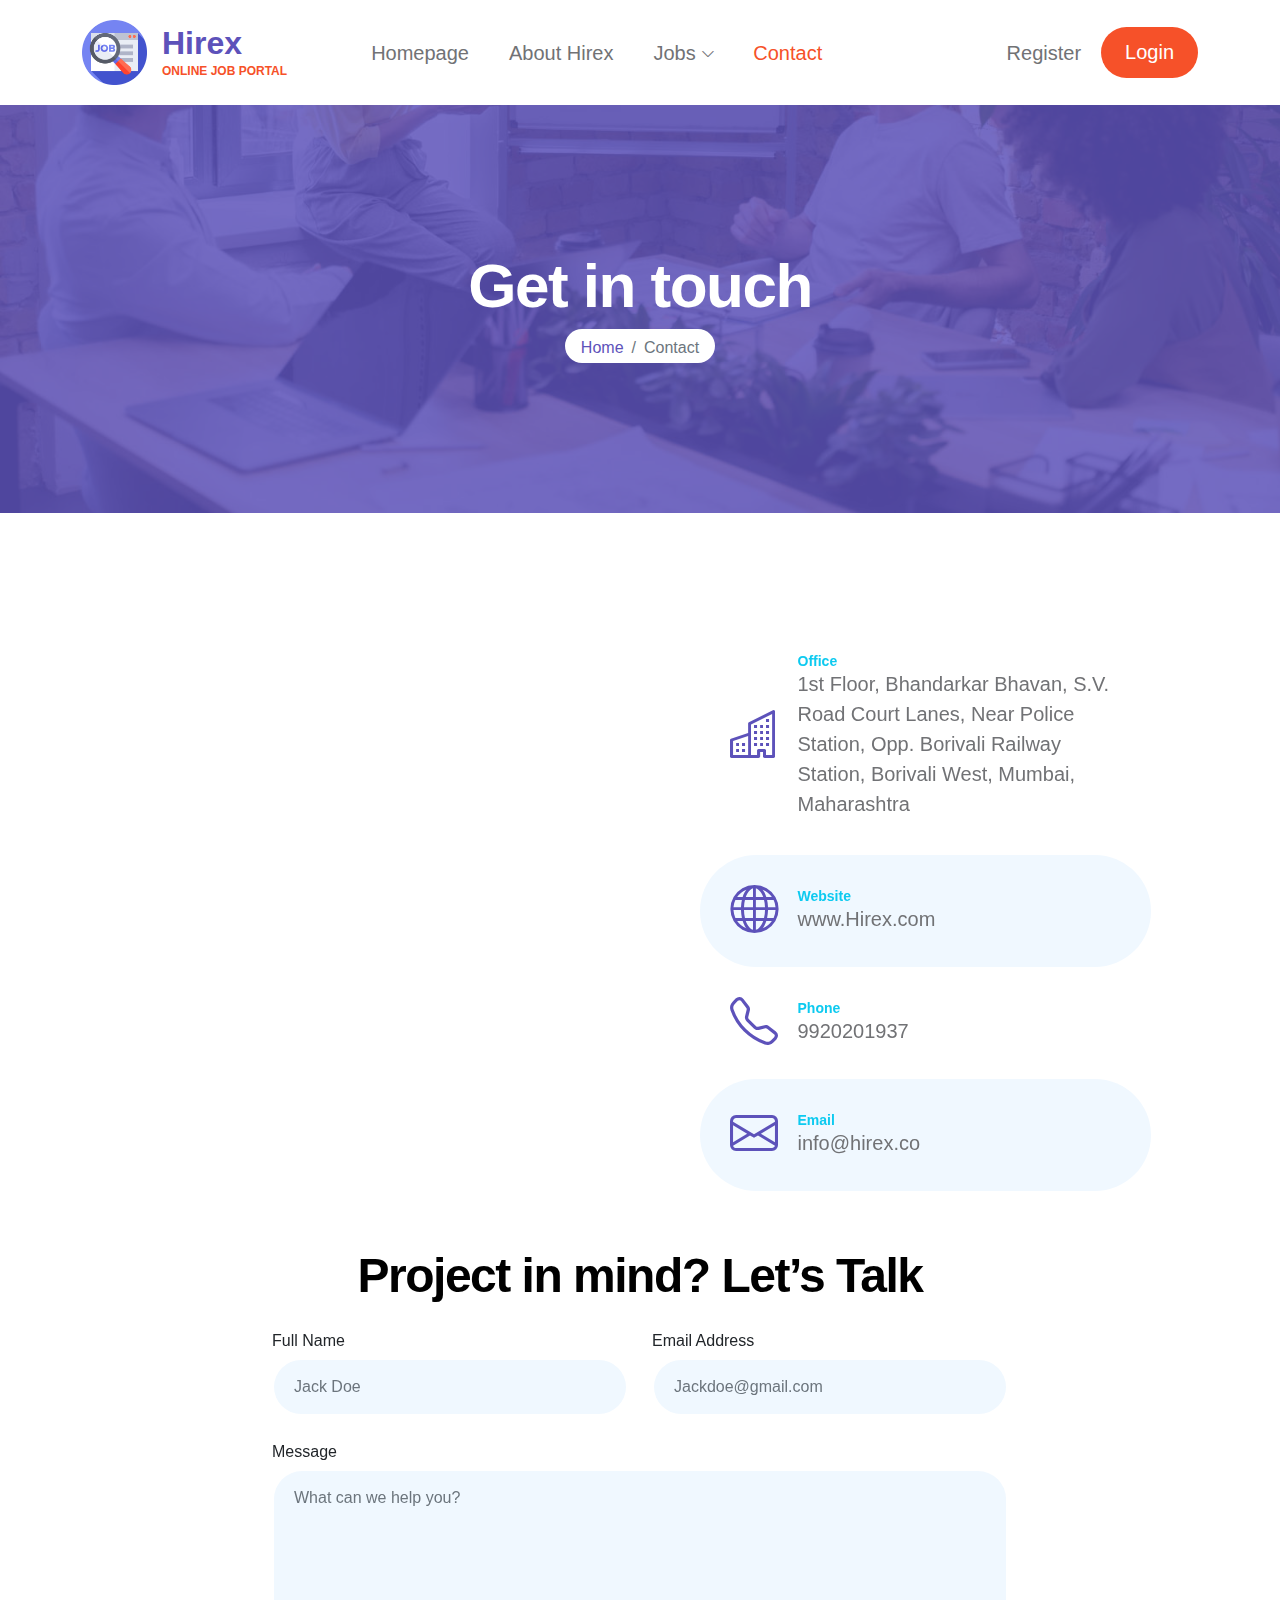
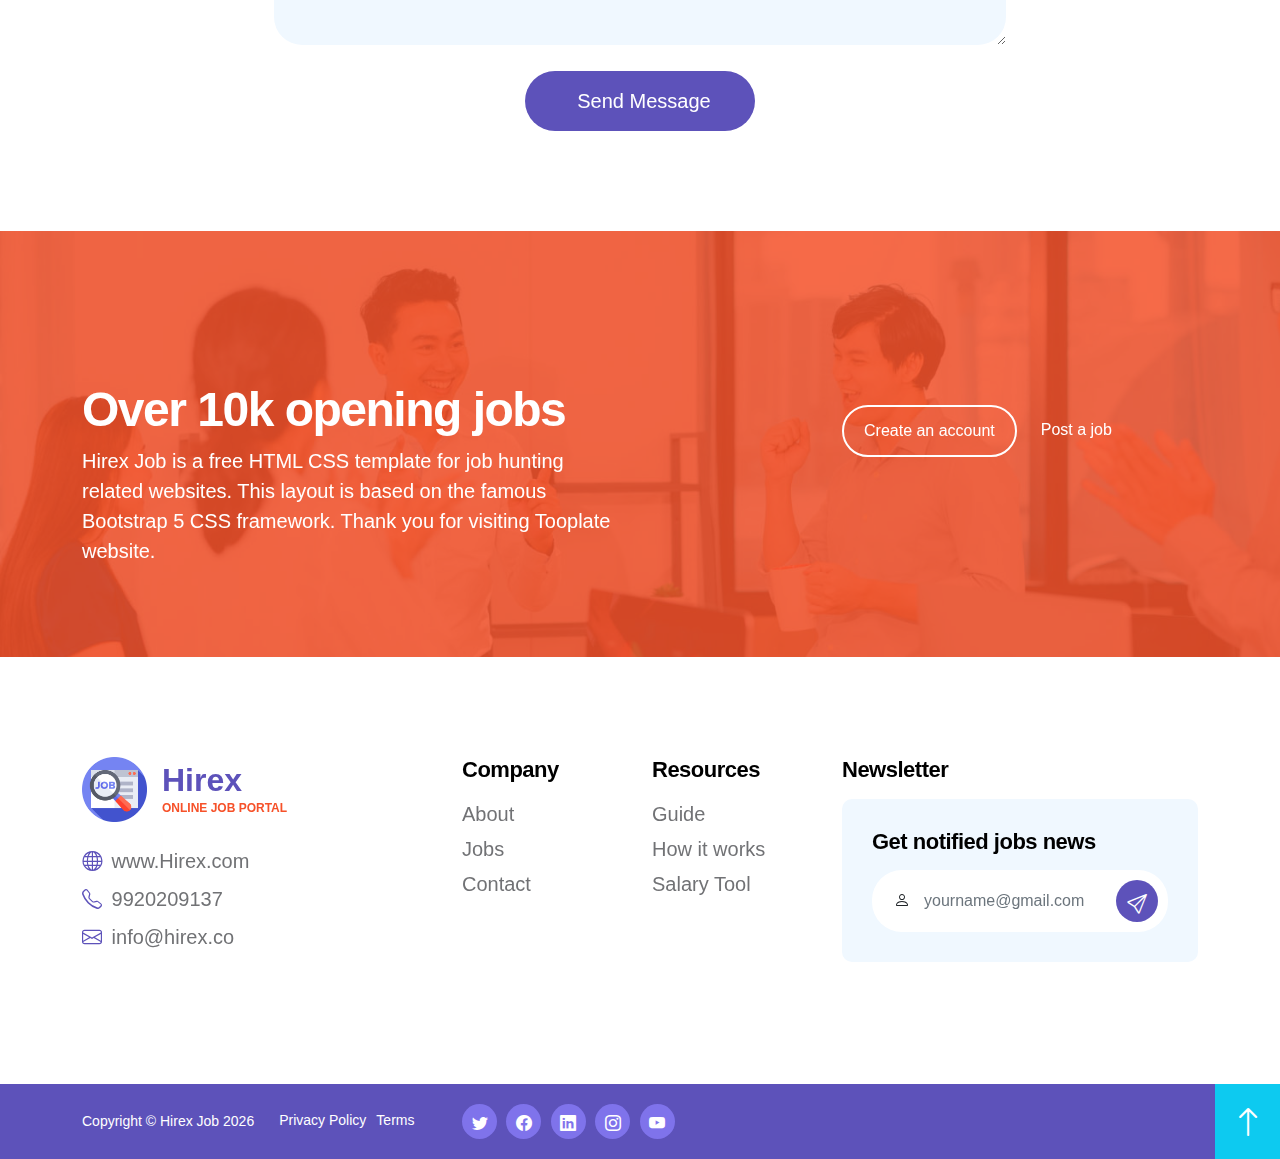
<file: contact.html>
<!doctype html>
<html lang="en">
    <head>
        <meta charset="utf-8">
        <meta name="viewport" content="width=device-width, initial-scale=1">

        <meta name="description" content="">
        <meta name="author" content="">

        <title>Hirex Job Contact</title>

        <!-- CSS FILES -->
        <link href="css/bootstrap.min.css" rel="stylesheet">
        <link href="css/bootstrap-icons.css" rel="stylesheet">
        <link href="css/owl.carousel.min.css" rel="stylesheet">
        <link href="css/owl.theme.default.min.css" rel="stylesheet">
        <link href="css/style-sheet.css" rel="stylesheet">
        <link href="css/all.min.css" rel="stylesheet" type="text/css">
    </head>
    
    <body id="top">

        <nav class="navbar navbar-expand-lg">
            <div class="container">
                <a class="navbar-brand d-flex align-items-center" href="index.html">
                    <img src="images/logo.png" class="img-fluid logo-image">

                    <div class="d-flex flex-column">
                        <strong class="logo-text">Hirex</strong>
                        <small class="logo-slogan">Online Job Portal</small>
                    </div>
                </a>

                <button class="navbar-toggler" type="button" data-bs-toggle="collapse" data-bs-target="#navbarNav" aria-controls="navbarNav" aria-expanded="false" aria-label="Toggle navigation">
                    <span class="navbar-toggler-icon"></span>
                </button>

                <div class="collapse navbar-collapse" id="navbarNav">
                    <ul class="navbar-nav align-items-center ms-lg-5">
                        <li class="nav-item">
                            <a class="nav-link" href="index.html">Homepage</a>
                        </li>

                        <li class="nav-item">
                            <a class="nav-link" href="about.html">About Hirex</a>
                        </li>

                        <li class="nav-item dropdown">
                            <a class="nav-link dropdown-toggle" href="#" id="navbarLightDropdownMenuLink" role="button" data-bs-toggle="dropdown" aria-expanded="false">Jobs</a>

                            <ul class="dropdown-menu dropdown-menu-light" aria-labelledby="navbarLightDropdownMenuLink">
                                <li><a class="dropdown-item" href="job-listings.html">Job Listings</a></li>

                                <li><a class="dropdown-item" href="job-details.html">Job Details</a></li>
                            </ul>
                        </li>

                        <li class="nav-item">
                            <a class="nav-link active" href="contact.html">Contact</a>
                        </li>

                        <li class="nav-item ms-lg-auto">
                            <a class="nav-link" href="register.html">Register</a>
                        </li>

                        <li class="nav-item">
                            <a class="nav-link custom-btn btn" href="login.html">Login</a>
                        </li>
                    </ul>
                </div>
            </div>
        </nav>

        <main>

            <header class="site-header">
                <div class="section-overlay"></div>

                <div class="container">
                    <div class="row">
                        
                        <div class="col-lg-12 col-12 text-center">
                            <h1 class="text-white">Get in touch</h1>

                            <nav aria-label="breadcrumb">
                                <ol class="breadcrumb justify-content-center">
                                    <li class="breadcrumb-item"><a href="index.html">Home</a></li>

                                    <li class="breadcrumb-item active" aria-current="page">Contact</li>
                                </ol>
                            </nav>
                        </div>

                    </div>
                </div>
            </header>


            <section class="contact-section section-padding">
                <div class="container">
                    <div class="row justify-content-center">

                        <div class="col-lg-6 col-12 mb-lg-5 mb-3">
                            <iframe src="https://www.google.com/maps/embed?pb=!1m18!1m12!1m3!1d10655.435288354987!2d72.84477812218216!3d19.227267285418836!2m3!1f0!2f0!3f0!3m2!1i1024!2i768!4f13.1!3m3!1m2!1s0x3be7b187b227565b%3A0x6b501cc07463dd16!2sItvedant%20Education%20Pvt%20Ltd%20Borivali!5e0!3m2!1sen!2sin!4v1734012640241!5m2!1sen!2sin" width="600" height="450" style="border:0;" allowfullscreen="" loading="lazy" referrerpolicy="no-referrer-when-downgrade"></iframe>
                        </div>

                        <div class="col-lg-5 col-12 mb-3 mx-auto">
                            <div class="contact-info-wrap">
                                <div class="contact-info d-flex align-items-center mb-3">
                                    <i class="custom-icon bi-building"></i>

                                    <p class="mb-0">
                                        <span class="contact-info-small-title">Office</span>

                                        1st Floor, Bhandarkar Bhavan, S.V. Road Court Lanes, Near Police Station, Opp. Borivali Railway Station, Borivali West, Mumbai, Maharashtra
                                    </p>
                                </div>

                                <div class="contact-info d-flex align-items-center">
                                    <i class="custom-icon bi-globe"></i>

                                    <p class="mb-0">
                                        <span class="contact-info-small-title">Website</span>

                                        <a href="#" class="site-footer-link">
                                            www.Hirex.com
                                        </a>
                                    </p>
                                </div>

                                <div class="contact-info d-flex align-items-center">
                                    <i class="custom-icon bi-telephone"></i>

                                    <p class="mb-0">
                                        <span class="contact-info-small-title">Phone</span>

                                        <a href="tel: 9920201937" class="site-footer-link">
                                            9920201937
                                        </a>
                                    </p>
                                </div>

                                <div class="contact-info d-flex align-items-center">
                                    <i class="custom-icon bi-envelope"></i>

                                    <p class="mb-0">
                                        <span class="contact-info-small-title">Email</span>

                                        <a href="mailto:info@yourgmail.com" class="site-footer-link">
                                            info@hirex.co
                                        </a>
                                    </p>
                                </div>
                            </div>
                        </div>

                        <div class="col-lg-8 col-12 mx-auto">
                            <form class="custom-form contact-form" action="#" method="post" role="form">
                                <h2 class="text-center mb-4">Project in mind? Let’s Talk</h2>

                                <div class="row">
                                    <div class="col-lg-6 col-md-6 col-12">
                                        <label for="first-name">Full Name</label>

                                        <input type="text" name="full-name" id="full-name" class="form-control" placeholder="Jack Doe" required>
                                    </div>

                                    <div class="col-lg-6 col-md-6 col-12">
                                        <label for="email">Email Address</label>

                                         <input type="email" name="email" id="email" pattern="[^ @]*@[^ @]*" class="form-control" placeholder="Jackdoe@gmail.com" required>
                                    </div>

                                    <div class="col-lg-12 col-12">
                                        <label for="message">Message</label>

                                        <textarea name="message" rows="6" class="form-control" id="message" placeholder="What can we help you?"></textarea>
                                    </div>

                                    <div class="col-lg-4 col-md-4 col-6 mx-auto">
                                        <button type="submit" class="form-control">Send Message</button>
                                    </div>
                                </div>
                            </form>
                        </div>

                    </div>
                </div>
            </section>

            <section class="cta-section">
                <div class="section-overlay"></div>

                <div class="container">
                    <div class="row">

                        <div class="col-lg-6 col-10">
                            <h2 class="text-white mb-2">Over 10k opening jobs</h2>

                            <p class="text-white">Hirex Job is a free HTML CSS template for job hunting related websites. This layout is based on the famous Bootstrap 5 CSS framework. Thank you for visiting Tooplate website.</p>
                        </div>

                        <div class="col-lg-4 col-12 ms-auto">
                            <div class="custom-border-btn-wrap d-flex align-items-center mt-lg-4 mt-2">
                                <a href="#" class="custom-btn custom-border-btn btn me-4">Create an account</a>

                                <a href="#" class="custom-link">Post a job</a>
                            </div>
                        </div>

                    </div>
                </div>
            </section>
        </main>

        <footer class="site-footer">
            <div class="container">
                <div class="row">

                    <div class="col-lg-4 col-md-6 col-12 mb-3">
                        <div class="d-flex align-items-center mb-4">
                            <img src="images/logo.png" class="img-fluid logo-image">

                            <div class="d-flex flex-column">
                                <strong class="logo-text">Hirex</strong>
                                <small class="logo-slogan">Online Job Portal</small>
                            </div>
                        </div>  

                        <p class="mb-2">
                            <i class="custom-icon bi-globe me-1"></i>

                            <a href="#" class="site-footer-link">
                                www.Hirex.com
                            </a>
                        </p>

                        <p class="mb-2">
                            <i class="custom-icon bi-telephone me-1"></i>

                            <a href="tel: 9920209137" class="site-footer-link">
                                9920209137
                            </a>
                        </p>

                        <p>
                            <i class="custom-icon bi-envelope me-1"></i>

                            <a href="mailto:info@yourgmail.com" class="site-footer-link">
                                info@hirex.co
                            </a>
                        </p>

                    </div>

                    <div class="col-lg-2 col-md-3 col-6 ms-lg-auto">
                        <h6 class="site-footer-title">Company</h6>

                        <ul class="footer-menu">
                            <li class="footer-menu-item"><a href="#" class="footer-menu-link">About</a></li>

                            <li class="footer-menu-item"><a href="#" class="footer-menu-link">Jobs</a></li>

                            <li class="footer-menu-item"><a href="#" class="footer-menu-link">Contact</a></li>
                        </ul>
                    </div>

                    <div class="col-lg-2 col-md-3 col-6">
                        <h6 class="site-footer-title">Resources</h6>

                        <ul class="footer-menu">
                            <li class="footer-menu-item"><a href="#" class="footer-menu-link">Guide</a></li>

                            <li class="footer-menu-item"><a href="#" class="footer-menu-link">How it works</a></li>

                            <li class="footer-menu-item"><a href="#" class="footer-menu-link">Salary Tool</a></li>
                        </ul>
                    </div>

                    <div class="col-lg-4 col-md-8 col-12 mt-3 mt-lg-0">
                        <h6 class="site-footer-title">Newsletter</h6>

                        <form class="custom-form newsletter-form" action="#" method="post" role="form">
                            <h6 class="site-footer-title">Get notified jobs news</h6>

                            <div class="input-group">
                                <span class="input-group-text" id="basic-addon1"><i class="bi-person"></i></span>

                                <input type="text" name="newsletter-name" id="newsletter-name" class="form-control" placeholder="yourname@gmail.com" required>

                                <button type="submit" class="form-control">
                                    <i class="bi-send"></i>
                                </button>
                            </div>
                        </form>
                    </div>

                </div>
            </div>

            <div class="site-footer-bottom">
                <div class="container">
                    <div class="row">

                        <div class="col-lg-4 col-12 d-flex align-items-center">
                            <p class="copyright-text">Copyright © Hirex Job <span id="year"></span></p>

                            <ul class="footer-menu d-flex">
                                <li class="footer-menu-item"><a href="#" class="footer-menu-link">Privacy Policy</a></li>

                                <li class="footer-menu-item"><a href="#" class="footer-menu-link">Terms</a></li>
                            </ul>
                        </div>

                        <div class="col-lg-5 col-12 mt-2 mt-lg-0">
                            <ul class="social-icon">
                                <li class="social-icon-item">
                                    <a href="#" class="social-icon-link bi-twitter"></a>
                                </li>

                                <li class="social-icon-item">
                                    <a href="#" class="social-icon-link bi-facebook"></a>
                                </li>

                                <li class="social-icon-item">
                                    <a href="#" class="social-icon-link bi-linkedin"></a>
                                </li>

                                <li class="social-icon-item">
                                    <a href="#" class="social-icon-link bi-instagram"></a>
                                </li>

                                <li class="social-icon-item">
                                    <a href="#" class="social-icon-link bi-youtube"></a>
                                </li>
                            </ul>
                        </div>

                        <a class="back-top-icon bi-arrow-up smoothscroll d-flex justify-content-center align-items-center" href="#top"></a>

                    </div>
                </div>
            </div>
        </footer>

        <!-- JAVASCRIPT FILES -->
        <script src="js/jquery.min.js"></script>
        <script src="js/bootstrap.min.js"></script>
        <script src="js/owl.carousel.min.js"></script>
        <script src="js/counter.js"></script>
        <script src="js/custom.js"></script>
        <script> 
            function getCurrentYear() {
                return new Date().getFullYear();
            }

            // Set the function result in the HTML
            document.getElementById('year').textContent = getCurrentYear(); 
        </script>
    </body>
</html>
</file>
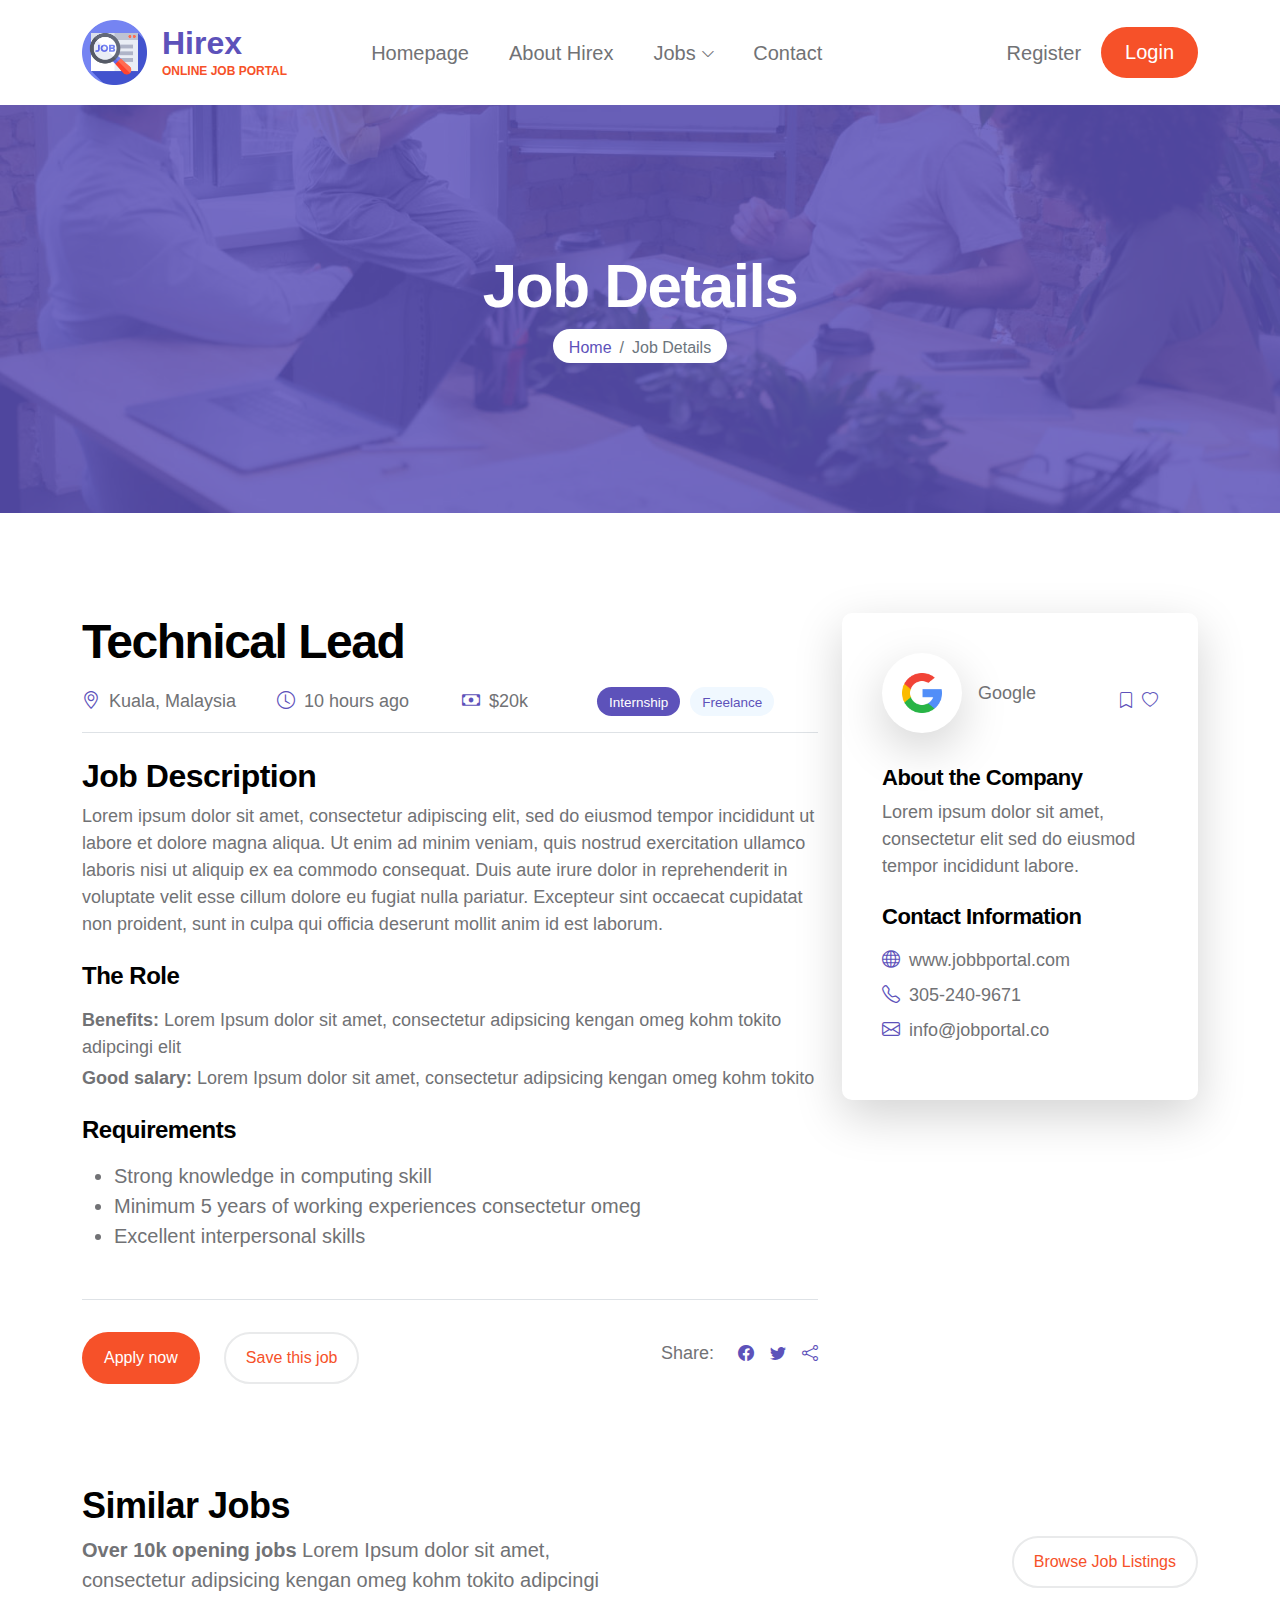
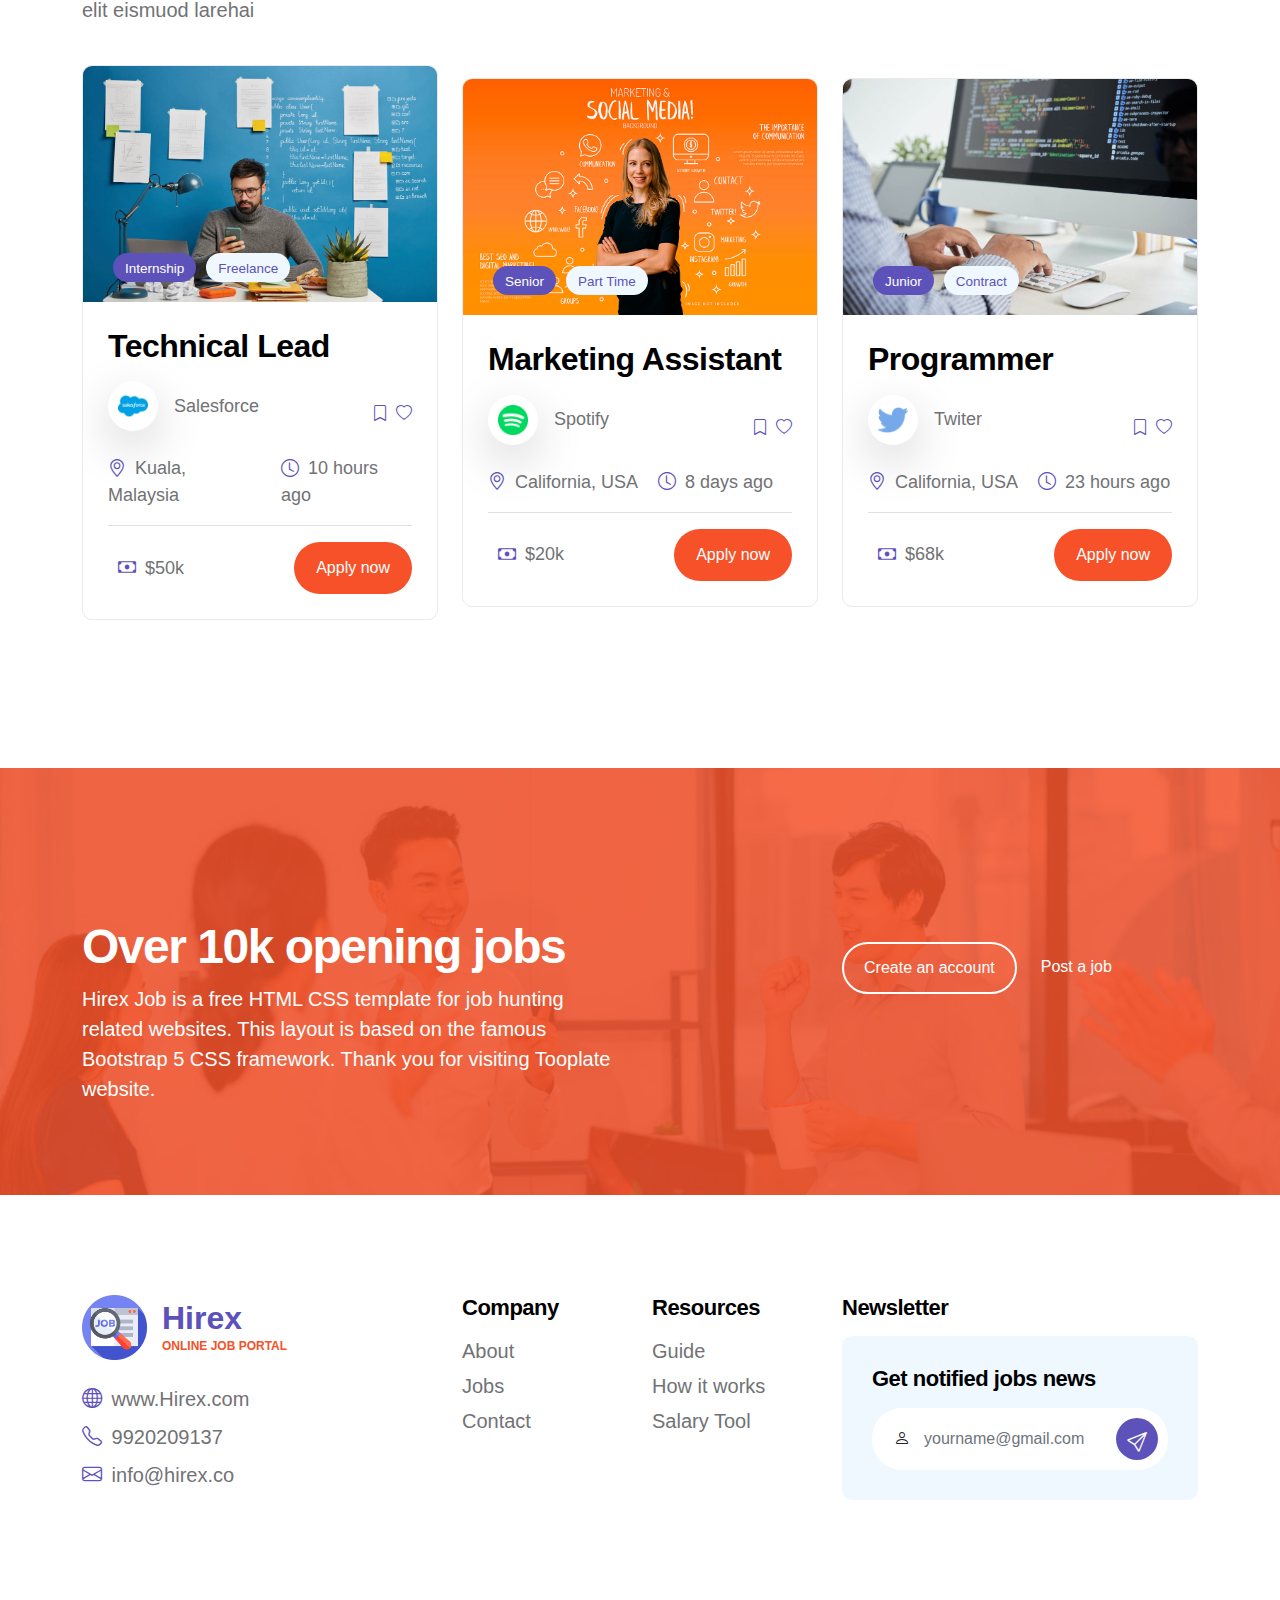
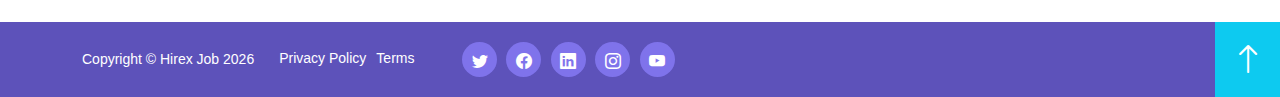
<file: job-details.html>
<!doctype html>
<html lang="en">
    <head>
        <meta charset="utf-8">
        <meta name="viewport" content="width=device-width, initial-scale=1">

        <meta name="description" content="">
        <meta name="author" content="">

        <title>Hirex Job Details</title>

        <!-- CSS FILES -->
        <link href="css/bootstrap.min.css" rel="stylesheet">
        <link href="css/bootstrap-icons.css" rel="stylesheet">
        <link href="css/owl.carousel.min.css" rel="stylesheet">
        <link href="css/owl.theme.default.min.css" rel="stylesheet">
        <link href="css/style-sheet.css" rel="stylesheet">
        <link href="css/all.min.css" rel="stylesheet" type="text/css">
    </head>
    
    <body id="top">

        <nav class="navbar navbar-expand-lg">
            <div class="container">
                <a class="navbar-brand d-flex align-items-center" href="index.html">
                    <img src="images/logo.png" class="img-fluid logo-image">

                    <div class="d-flex flex-column">
                        <strong class="logo-text">Hirex</strong>
                        <small class="logo-slogan">Online Job Portal</small>
                    </div>
                </a>

                <button class="navbar-toggler" type="button" data-bs-toggle="collapse" data-bs-target="#navbarNav" aria-controls="navbarNav" aria-expanded="false" aria-label="Toggle navigation">
                    <span class="navbar-toggler-icon"></span>
                </button>

                <div class="collapse navbar-collapse" id="navbarNav">
                    <ul class="navbar-nav align-items-center ms-lg-5">
                        <li class="nav-item">
                            <a class="nav-link" href="index.html">Homepage</a>
                        </li>

                        <li class="nav-item">
                            <a class="nav-link" href="about.html">About Hirex</a>
                        </li>

                        <li class="nav-item dropdown">
                            <a class="nav-link dropdown-toggle" href="#" id="navbarLightDropdownMenuLink" role="button" data-bs-toggle="dropdown" aria-expanded="false">Jobs</a>

                            <ul class="dropdown-menu dropdown-menu-light" aria-labelledby="navbarLightDropdownMenuLink">
                                <li><a class="dropdown-item" href="job-listings.html">Job Listings</a></li>

                                <li><a class="dropdown-item active" href="job-details.html">Job Details</a></li>
                            </ul>
                        </li>

                        <li class="nav-item">
                            <a class="nav-link" href="contact.html">Contact</a>
                        </li>

                        <li class="nav-item ms-lg-auto">
                            <a class="nav-link" href="register.html">Register</a>
                        </li>

                        <li class="nav-item">
                            <a class="nav-link custom-btn btn" href="login.html">Login</a>
                        </li>
                    </ul>
                </div>
            </div>
        </nav>

        <main>

            <header class="site-header">
                <div class="section-overlay"></div>

                <div class="container">
                    <div class="row">
                        
                        <div class="col-lg-12 col-12 text-center">
                            <h1 class="text-white">Job Details</h1>

                            <nav aria-label="breadcrumb">
                                <ol class="breadcrumb justify-content-center">
                                    <li class="breadcrumb-item"><a href="index.html">Home</a></li>

                                    <li class="breadcrumb-item active" aria-current="page">Job Details</li>
                                </ol>
                            </nav>
                        </div>

                    </div>
                </div>
            </header>


            <section class="job-section section-padding pb-0">
                <div class="container">
                    <div class="row">

                        <div class="col-lg-8 col-12">
                            <h2 class="job-title mb-0">Technical Lead</h2>

                            <div class="job-thumb job-thumb-detail">
                                <div class="d-flex flex-wrap align-items-center border-bottom pt-lg-3 pt-2 pb-3 mb-4">
                                    <p class="job-location mb-0">
                                        <i class="custom-icon bi-geo-alt me-1"></i>
                                        Kuala, Malaysia
                                    </p>

                                    <p class="job-date mb-0">
                                        <i class="custom-icon bi-clock me-1"></i>
                                        10 hours ago
                                    </p>

                                    <p class="job-price mb-0">
                                        <i class="custom-icon bi-cash me-1"></i>
                                        $20k
                                    </p>

                                    <div class="d-flex">
                                        <p class="mb-0">
                                            <a href="job-listings.html" class="badge badge-level">Internship</a>
                                        </p>

                                        <p class="mb-0">
                                            <a href="job-listings.html" class="badge">Freelance</a>
                                        </p>
                                    </div>
                                </div>

                                <h4 class="mt-4 mb-2">Job Description</h4>

                                <p>Lorem ipsum dolor sit amet, consectetur adipiscing elit, sed do eiusmod tempor incididunt ut labore et dolore magna aliqua. Ut enim ad minim veniam, quis nostrud exercitation ullamco laboris nisi ut aliquip ex ea commodo consequat. Duis aute irure dolor in reprehenderit in voluptate velit esse cillum dolore eu fugiat nulla pariatur. Excepteur sint occaecat cupidatat non proident, sunt in culpa qui officia deserunt mollit anim id est laborum.</p>

                                <h5 class="mt-4 mb-3">The Role</h5>

                                <p class="mb-1"><strong>Benefits:</strong> Lorem Ipsum dolor sit amet, consectetur adipsicing kengan omeg kohm tokito adipcingi elit</p>

                                <p><strong>Good salary:</strong> Lorem Ipsum dolor sit amet, consectetur adipsicing kengan omeg kohm tokito</p>

                                <h5 class="mt-4 mb-3">Requirements</h5>

                                <ul>
                                    <li>Strong knowledge in computing skill</li>

                                    <li>Minimum 5 years of working experiences consectetur omeg</li>

                                    <li>Excellent interpersonal skills</li>
                                </ul>

                                <div class="d-flex justify-content-center flex-wrap mt-5 border-top pt-4">
                                    <a href="#" class="custom-btn btn mt-2">Apply now</a>

                                    <a href="#" class="custom-btn custom-border-btn btn mt-2 ms-lg-4 ms-3">Save this job</a>

                                    <div class="job-detail-share d-flex align-items-center">
                                        <p class="mb-0 me-lg-4 me-3">Share:</p>

                                        <a href="#" class="bi-facebook"></a>

                                        <a href="#" class="bi-twitter mx-3"></a>

                                        <a href="#" class="bi-share"></a>
                                    </div>
                                </div>
                            </div>
                        </div>

                        <div class="col-lg-4 col-12 mt-5 mt-lg-0">
                            <div class="job-thumb job-thumb-detail-box bg-white shadow-lg">
                                <div class="d-flex align-items-center">
                                    <div class="job-image-wrap d-flex align-items-center bg-white shadow-lg mb-3">
                                        <img src="images/logos/google.png" class="job-image me-3 img-fluid" alt="">

                                        <p class="mb-0">Google</p>
                                    </div>

                                    <a href="#" class="bi-bookmark ms-auto me-2"></a>

                                    <a href="#" class="bi-heart"></a>
                                </div>

                                <h6 class="mt-3 mb-2">About the Company</h6>

                                <p>Lorem ipsum dolor sit amet, consectetur elit sed do eiusmod tempor incididunt labore.</p>

                                <h6 class="mt-4 mb-3">Contact Information</h6>

                                <p class="mb-2">
                                    <i class="custom-icon bi-globe me-1"></i>

                                    <a href="#" class="site-footer-link">
                                        www.jobbportal.com
                                    </a>
                                </p>

                                <p class="mb-2">
                                    <i class="custom-icon bi-telephone me-1"></i>

                                    <a href="tel: 305-240-9671" class="site-footer-link">
                                        305-240-9671
                                    </a>
                                </p>

                                <p>
                                    <i class="custom-icon bi-envelope me-1"></i>

                                    <a href="mailto:info@yourgmail.com" class="site-footer-link">
                                        info@jobportal.co
                                    </a>
                                </p>
                            </div>
                        </div>

                    </div>
                </div>
            </section>


            <section class="job-section section-padding">
                <div class="container">
                    <div class="row align-items-center">

                        <div class="col-lg-6 col-12 mb-lg-4">
                            <h3>Similar Jobs</h3>

                            <p><strong>Over 10k opening jobs</strong> Lorem Ipsum dolor sit amet, consectetur adipsicing kengan omeg kohm tokito adipcingi elit eismuod larehai</p>
                        </div>

                        <div class="col-lg-4 col-12 d-flex ms-auto mb-5 mb-lg-4">
                            <a href="job-listings.html" class="custom-btn custom-border-btn btn ms-lg-auto">Browse Job Listings</a>
                        </div>

                        <div class="col-lg-4 col-md-6 col-12">
                            <div class="job-thumb job-thumb-box">
                                <div class="job-image-box-wrap">
                                    <a href="job-details.html">
                                        <img src="images/jobs/it-professional-works-startup-project.jpg" class="job-image img-fluid" alt="">
                                    </a>

                                    <div class="job-image-box-wrap-info d-flex align-items-center">
                                        <p class="mb-0">
                                            <a href="job-listings.html" class="badge badge-level">Internship</a>
                                        </p>

                                        <p class="mb-0">
                                            <a href="job-listings.html" class="badge">Freelance</a>
                                        </p>
                                    </div>
                                </div>

                                <div class="job-body">
                                    <h4 class="job-title">
                                        <a href="job-details.html" class="job-title-link">Technical Lead</a>
                                    </h4>

                                    <div class="d-flex align-items-center">
                                        <div class="job-image-wrap d-flex align-items-center bg-white shadow-lg mt-2 mb-4">
                                            <img src="images/logos/salesforce.png" class="job-image me-3 img-fluid" alt="">

                                            <p class="mb-0">Salesforce</p>
                                        </div>

                                        <a href="#" class="bi-bookmark ms-auto me-2">
                                        </a>

                                        <a href="#" class="bi-heart">
                                        </a>
                                    </div>

                                    <div class="d-flex align-items-center">
                                        <p class="job-location">
                                            <i class="custom-icon bi-geo-alt me-1"></i>
                                            Kuala, Malaysia
                                        </p>

                                        <p class="job-date">
                                            <i class="custom-icon bi-clock me-1"></i>
                                            10 hours ago
                                        </p>
                                    </div>

                                    <div class="d-flex align-items-center border-top pt-3">
                                        <p class="job-price mb-0">
                                            <i class="custom-icon bi-cash me-1"></i>
                                            $50k
                                        </p>

                                        <a href="job-details.html" class="custom-btn btn ms-auto">Apply now</a>
                                    </div>
                                </div>
                            </div>
                        </div>

                        <div class="col-lg-4 col-md-6 col-12">
                            <div class="job-thumb job-thumb-box">
                                <div class="job-image-box-wrap">
                                    <a href="job-details.html">
                                        <img src="images/jobs/marketing-assistant.jpg" class="job-image img-fluid" alt="marketing assistant">
                                    </a>

                                    <div class="job-image-box-wrap-info d-flex align-items-center">
                                        <p class="mb-0">
                                            <a href="job-listings.html" class="badge badge-level">Senior</a>
                                        </p>

                                        <p class="mb-0">
                                            <a href="job-listings.html" class="badge">Part Time</a>
                                        </p>
                                    </div>
                                </div>

                                <div class="job-body">
                                    <h4 class="job-title">
                                        <a href="job-details.html" class="job-title-link">Marketing Assistant</a>
                                    </h4>

                                    <div class="d-flex align-items-center">
                                        <div class="job-image-wrap d-flex align-items-center bg-white shadow-lg mt-2 mb-4">
                                            <img src="images/logos/spotify.png" class="job-image me-3 img-fluid" alt="">

                                            <p class="mb-0">Spotify</p>
                                        </div>

                                        <a href="#" class="bi-bookmark ms-auto me-2">
                                        </a>

                                        <a href="#" class="bi-heart">
                                        </a>
                                    </div>

                                    <div class="d-flex align-items-center">
                                        <p class="job-location">
                                            <i class="custom-icon bi-geo-alt me-1"></i>
                                            California, USA
                                        </p>

                                        <p class="job-date">
                                            <i class="custom-icon bi-clock me-1"></i>
                                            8 days ago
                                        </p>
                                    </div>

                                    <div class="d-flex align-items-center border-top pt-3">
                                        <p class="job-price mb-0">
                                            <i class="custom-icon bi-cash me-1"></i>
                                            $20k
                                        </p>

                                        <a href="job-details.html" class="custom-btn btn ms-auto">Apply now</a>
                                    </div>
                                </div>
                            </div>
                        </div>

                        <div class="col-lg-4 col-md-6 col-12">
                            <div class="job-thumb job-thumb-box">
                                <div class="job-image-box-wrap">
                                    <a href="job-details.html">
                                        <img src="images/jobs/coding-man.jpg" class="job-image img-fluid" alt="">
                                    </a>

                                    <div class="job-image-box-wrap-info d-flex align-items-center">
                                        <p class="mb-0">
                                            <a href="job-listings.html" class="badge badge-level">Junior</a>
                                        </p>

                                        <p class="mb-0">
                                            <a href="job-listings.html" class="badge">Contract</a>
                                        </p>
                                    </div>
                                </div>

                                <div class="job-body">
                                    <h4 class="job-title">
                                        <a href="job-details.html" class="job-title-link">Programmer</a>
                                    </h4>
                                        
                                    <div class="d-flex align-items-center">
                                        <div class="job-image-wrap d-flex align-items-center bg-white shadow-lg mt-2 mb-4">
                                            <img src="images/logos/twitter.png" class="job-image me-3 img-fluid" alt="">

                                            <p class="mb-0">Twiter</p>
                                        </div>

                                        <a href="#" class="bi-bookmark ms-auto me-2">
                                        </a>

                                        <a href="#" class="bi-heart">
                                        </a>
                                    </div>

                                    <div class="d-flex align-items-center">
                                        <p class="job-location">
                                            <i class="custom-icon bi-geo-alt me-1"></i>
                                            California, USA
                                        </p>

                                        <p class="job-date">
                                            <i class="custom-icon bi-clock me-1"></i>
                                            23 hours ago
                                        </p>
                                    </div>

                                    <div class="d-flex align-items-center border-top pt-3">
                                        <p class="job-price mb-0">
                                            <i class="custom-icon bi-cash me-1"></i>
                                            $68k
                                        </p>

                                        <a href="job-details.html" class="custom-btn btn ms-auto">Apply now</a>
                                    </div>
                                </div>
                            </div>
                        </div>

                    </div>
                </div>
            </section>


            <section class="cta-section">
                <div class="section-overlay"></div>

                <div class="container">
                    <div class="row">

                        <div class="col-lg-6 col-10">
                            <h2 class="text-white mb-2">Over 10k opening jobs</h2>

                            <p class="text-white">Hirex Job is a free HTML CSS template for job hunting related websites. This layout is based on the famous Bootstrap 5 CSS framework. Thank you for visiting Tooplate website.</p>
                        </div>

                        <div class="col-lg-4 col-12 ms-auto">
                            <div class="custom-border-btn-wrap d-flex align-items-center mt-lg-4 mt-2">
                                <a href="#" class="custom-btn custom-border-btn btn me-4">Create an account</a>

                                <a href="#" class="custom-link">Post a job</a>
                            </div>
                        </div>

                    </div>
                </div>
            </section>
        </main>

        <footer class="site-footer">
            <div class="container">
                <div class="row">

                    <div class="col-lg-4 col-md-6 col-12 mb-3">
                        <div class="d-flex align-items-center mb-4">
                            <img src="images/logo.png" class="img-fluid logo-image">

                            <div class="d-flex flex-column">
                                <strong class="logo-text">Hirex</strong>
                                <small class="logo-slogan">Online Job Portal</small>
                            </div>
                        </div>  

                        <p class="mb-2">
                            <i class="custom-icon bi-globe me-1"></i>

                            <a href="#" class="site-footer-link">
                                www.Hirex.com
                            </a>
                        </p>

                        <p class="mb-2">
                            <i class="custom-icon bi-telephone me-1"></i>

                            <a href="tel: 9920209137" class="site-footer-link">
                                9920209137
                            </a>
                        </p>

                        <p>
                            <i class="custom-icon bi-envelope me-1"></i>

                            <a href="mailto:info@yourgmail.com" class="site-footer-link">
                                info@hirex.co
                            </a>
                        </p>

                    </div>

                    <div class="col-lg-2 col-md-3 col-6 ms-lg-auto">
                        <h6 class="site-footer-title">Company</h6>

                        <ul class="footer-menu">
                            <li class="footer-menu-item"><a href="#" class="footer-menu-link">About</a></li>

                            <li class="footer-menu-item"><a href="#" class="footer-menu-link">Jobs</a></li>

                            <li class="footer-menu-item"><a href="#" class="footer-menu-link">Contact</a></li>
                        </ul>
                    </div>

                    <div class="col-lg-2 col-md-3 col-6">
                        <h6 class="site-footer-title">Resources</h6>

                        <ul class="footer-menu">
                            <li class="footer-menu-item"><a href="#" class="footer-menu-link">Guide</a></li>

                            <li class="footer-menu-item"><a href="#" class="footer-menu-link">How it works</a></li>

                            <li class="footer-menu-item"><a href="#" class="footer-menu-link">Salary Tool</a></li>
                        </ul>
                    </div>

                    <div class="col-lg-4 col-md-8 col-12 mt-3 mt-lg-0">
                        <h6 class="site-footer-title">Newsletter</h6>

                        <form class="custom-form newsletter-form" action="#" method="post" role="form">
                            <h6 class="site-footer-title">Get notified jobs news</h6>

                            <div class="input-group">
                                <span class="input-group-text" id="basic-addon1"><i class="bi-person"></i></span>

                                <input type="text" name="newsletter-name" id="newsletter-name" class="form-control" placeholder="yourname@gmail.com" required>

                                <button type="submit" class="form-control">
                                    <i class="bi-send"></i>
                                </button>
                            </div>
                        </form>
                    </div>

                </div>
            </div>

            <div class="site-footer-bottom">
                <div class="container">
                    <div class="row">

                        <div class="col-lg-4 col-12 d-flex align-items-center">
                            <p class="copyright-text">Copyright © Hirex Job <span id="year"></span></p>

                            <ul class="footer-menu d-flex">
                                <li class="footer-menu-item"><a href="#" class="footer-menu-link">Privacy Policy</a></li>

                                <li class="footer-menu-item"><a href="#" class="footer-menu-link">Terms</a></li>
                            </ul>
                        </div>

                        <div class="col-lg-5 col-12 mt-2 mt-lg-0">
                            <ul class="social-icon">
                                <li class="social-icon-item">
                                    <a href="#" class="social-icon-link bi-twitter"></a>
                                </li>

                                <li class="social-icon-item">
                                    <a href="#" class="social-icon-link bi-facebook"></a>
                                </li>

                                <li class="social-icon-item">
                                    <a href="#" class="social-icon-link bi-linkedin"></a>
                                </li>

                                <li class="social-icon-item">
                                    <a href="#" class="social-icon-link bi-instagram"></a>
                                </li>

                                <li class="social-icon-item">
                                    <a href="#" class="social-icon-link bi-youtube"></a>
                                </li>
                            </ul>
                        </div>

                        <a class="back-top-icon bi-arrow-up smoothscroll d-flex justify-content-center align-items-center" href="#top"></a>

                    </div>
                </div>
            </div>
        </footer>

        <!-- JAVASCRIPT FILES -->
        <script src="js/jquery.min.js"></script>
        <script src="js/bootstrap.min.js"></script>
        <script src="js/owl.carousel.min.js"></script>
        <script src="js/counter.js"></script>
        <script src="js/custom.js"></script>
        <script> 
            function getCurrentYear() {
                return new Date().getFullYear();
            }

            // Set the function result in the HTML
            document.getElementById('year').textContent = getCurrentYear(); 
        </script>
    </body>
</html>
</file>
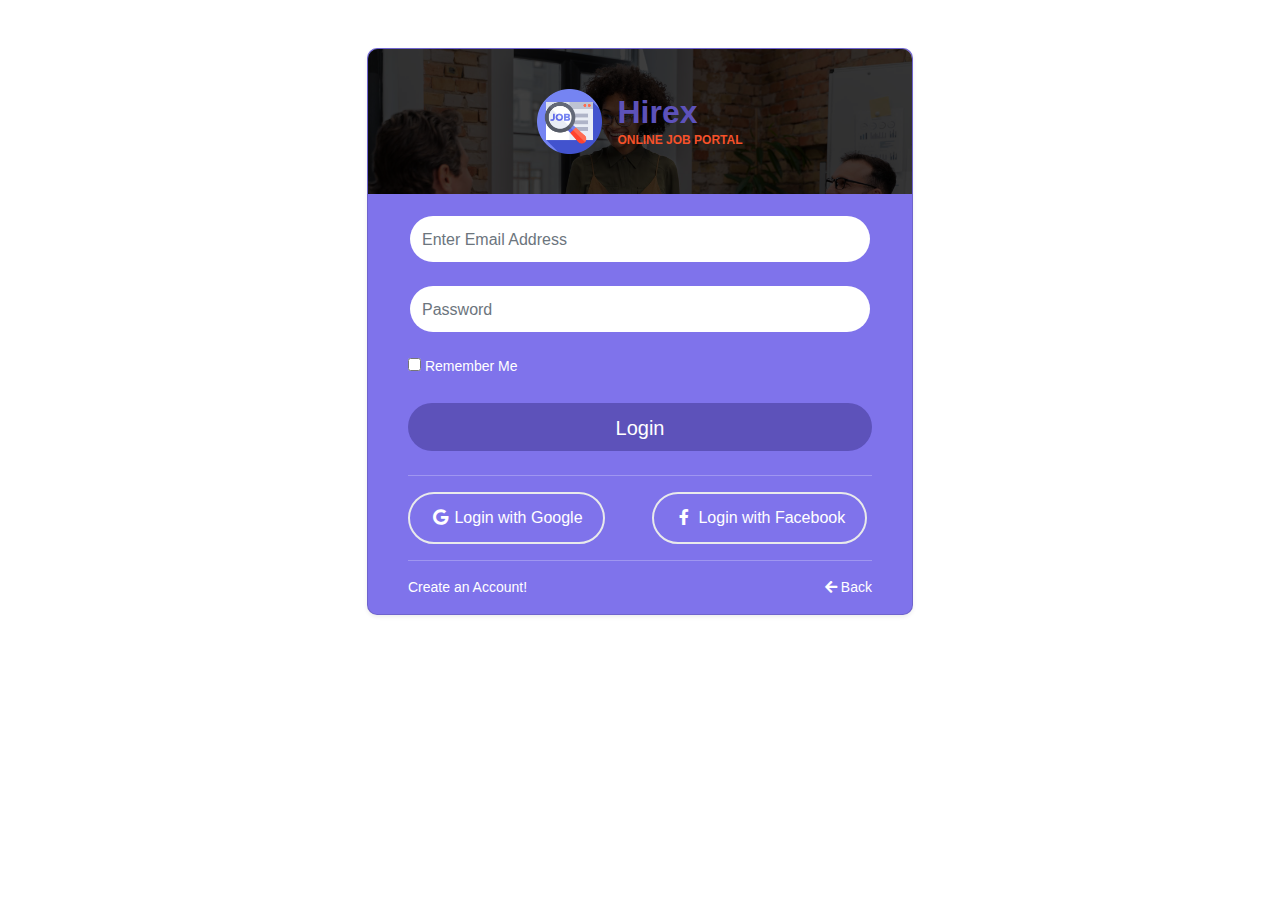
<file: login.html>
<html lang="en">
  <head>
      <meta charset="utf-8">
      <meta name="viewport" content="width=device-width, initial-scale=1">

      <meta name="description" content="">
      <meta name="author" content="">

      <title>Hirex Job Listing</title>

      <!-- CSS FILES -->
      <link href="css/bootstrap.min.css" rel="stylesheet">
      <link href="css/bootstrap-icons.css" rel="stylesheet">
      <link href="css/style-sheet.css" rel="stylesheet">
      <link href="css/all.min.css" rel="stylesheet" type="text/css"> 
  </head>

  <body class="login-page" id="top">
    <!-- Login Content --> 
    <div class="container">
      <div class="row justify-content-center">
        <div class="col-xl-6 col-lg-12 col-md-9">
          <div class="card hero-form-login text-white shadow-sm my-5">
            <div class="login-section">
              <div class="section-overlay"></div>
              <div class="d-flex align-items-center" style="position: relative;width: fit-content;margin: 0px auto;">
                <img src="images/logo.png" class="img-fluid logo-image">

                <div class="d-flex flex-column">
                    <strong class="logo-text">Hirex</strong>
                    <small class="logo-slogan">Online Job Portal</small>
                </div>
              </div>
            </div>
            <form class="custom-form hero-form-login-inner" action="index.html" method="get" role="form">
              <div class="form-group" style="margin: 20px 0px;">
                <input type="email" class="form-control" id="exampleInputEmail" aria-describedby="emailHelp"
                  placeholder="Enter Email Address" required>
              </div>
              <div class="form-group" style="margin: 20px 0px;">
                <input type="password" class="form-control" id="exampleInputPassword" placeholder="Password" required>
              </div>
              <div class="form-group" style="margin: 20px 0px;">
                <div class="custom-control custom-checkbox small" style="line-height: 1.5rem;">
                  <input type="checkbox" class="custom-control-input" id="customCheck">
                  <label class="custom-control-label" for="customCheck">Remember
                    Me</label>
                </div>
              </div>
              <div class="form-group">
                <button type="submit" class="form-control">Login</button>
              </div>
              <hr>              
                      
              <div class="row justify-content-center">
                <div class="col-xl-6 col-lg-12 col-md-9">
                <a href="index.html" class="custom-btn custom-border-btn btn text-white">
                  <i class="fab fa-google fa-fw"></i> Login with Google
                </a>
                </div>
                <div class="col-xl-6 col-lg-12 col-md-9">
                <a href="index.html"  class="custom-btn custom-border-btn btn text-white">
                  <i class="fab fa-facebook-f fa-fw"></i> Login with Facebook
                </a>
                </div>
               
              </div>
              <hr>
              <div class="row justify-content-center">
                <div class="col-xl-6 col-lg-12 col-md-9"><a class="font-weight-bold small text-white" href="register.html">Create an Account!</a></div>
                <div class="col-xl-6 col-lg-12 col-md-9"style="text-align: right;"> <a class="font-weight-bold small text-white" href="index.html"> <i class="fa fa-arrow-left"></i>&nbsp;Back</a></div>
              </div>              
            </form>             
          </div>
        </div>        
      </div>
    </div> 
  </body>

</html>
</file>
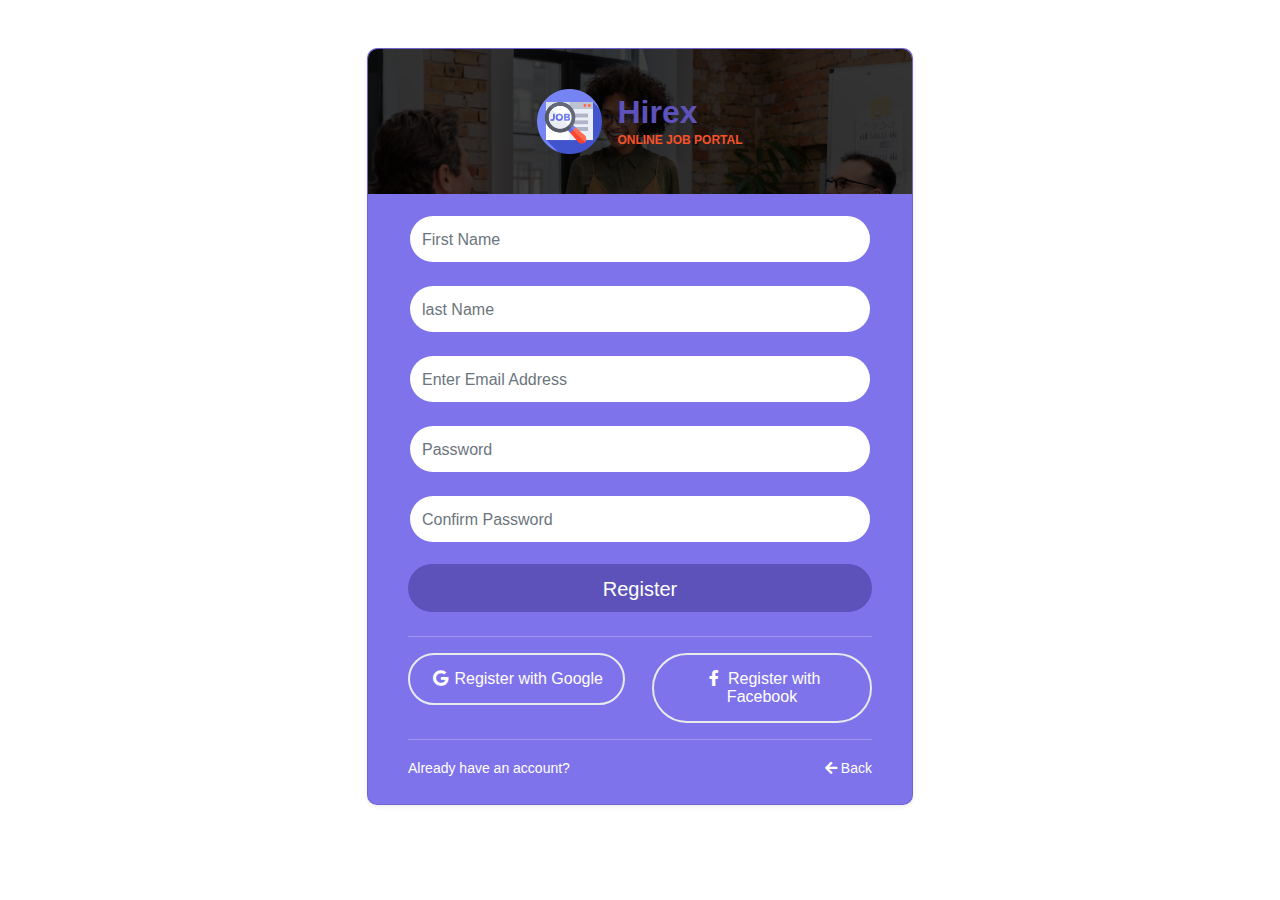
<file: register.html>
<!DOCTYPE html>
<html lang="en">

<head>
  <meta charset="utf-8">
  <meta name="viewport" content="width=device-width, initial-scale=1">

  <meta name="description" content="">
  <meta name="author" content="">

  <title>Hirex Job Listing</title>

  <!-- CSS FILES -->
  <link href="css/bootstrap.min.css" rel="stylesheet">
  <link href="css/bootstrap-icons.css" rel="stylesheet">
  <link href="css/style-sheet.css" rel="stylesheet">
  <link href="css/all.min.css" rel="stylesheet" type="text/css"> 
</head>

<body class="login-page" id="top">
  <!-- Login Content --> 
  <div class="container">
    <div class="row justify-content-center">
      <div class="col-xl-6 col-lg-12 col-md-9">
        <div class="card hero-form-login text-white shadow-sm my-5">
          <div class="login-section">
            <div class="section-overlay"></div>
            <div class="d-flex align-items-center" style="position: relative;width: fit-content;margin: 0px auto;">
              <img src="images/logo.png" class="img-fluid logo-image">

              <div class="d-flex flex-column">
                  <strong class="logo-text">Hirex</strong>
                  <small class="logo-slogan">Online Job Portal</small>
              </div>
            </div>
          </div>
          <form class="custom-form hero-form-login-inner" action="index.html" method="get" role="form">
            <div class="form-group" style="margin: 20px 0px;">
              <input type="text" class="form-control" id="exampleInputfastname" placeholder="First Name" required>
            </div>
            <div class="form-group" style="margin: 20px 0px;">
              <input type="text" class="form-control" id="exampleInputlasrname" placeholder="last Name" required>
            </div>
            <div class="form-group" style="margin: 20px 0px;">
              <input type="email" class="form-control" id="exampleInputEmail" aria-describedby="emailHelp"
                placeholder="Enter Email Address" required>
            </div>
            <div class="form-group" style="margin: 20px 0px;">
              <input type="password" class="form-control" id="exampleInputPassword" placeholder="Password" required>
            </div>
            <div class="form-group" style="margin: 20px 0px;">
              <input type="password" class="form-control" id="exampleInputPassword" placeholder="Confirm Password" required>
            </div>
            <div class="form-group">
              <button type="submit" class="form-control">Register</button>
            </div>
            <hr>              
                    
            <div class="row justify-content-center">
              <div class="col-xl-6 col-lg-12 col-md-9">
              <a href="index.html" class="custom-btn custom-border-btn btn text-white">
                <i class="fab fa-google fa-fw"></i> Register with Google
              </a>
              </div>
              <div class="col-xl-6 col-lg-12 col-md-9">
              <a href="index.html"  class="custom-btn custom-border-btn btn text-white">
                <i class="fab fa-facebook-f fa-fw"></i> Register with Facebook
              </a>
              </div>
             
            </div>
            <hr>
            <div class="row justify-content-center">
              <div class="col-xl-6 col-lg-12 col-md-9"><a class="font-weight-bold small text-white" href="login.html">Already have an account?</a></div>
              <div class="col-xl-6 col-lg-12 col-md-9"style="text-align: right;"> <a class="font-weight-bold small text-white" href="index.html"> <i class="fa fa-arrow-left"></i>&nbsp;Back</a></div>
            </div>            
            <br class="clearfix"/>
          </form>             
        </div>
      </div>        
    </div>
  </div> 
</body>


</html>
</file>
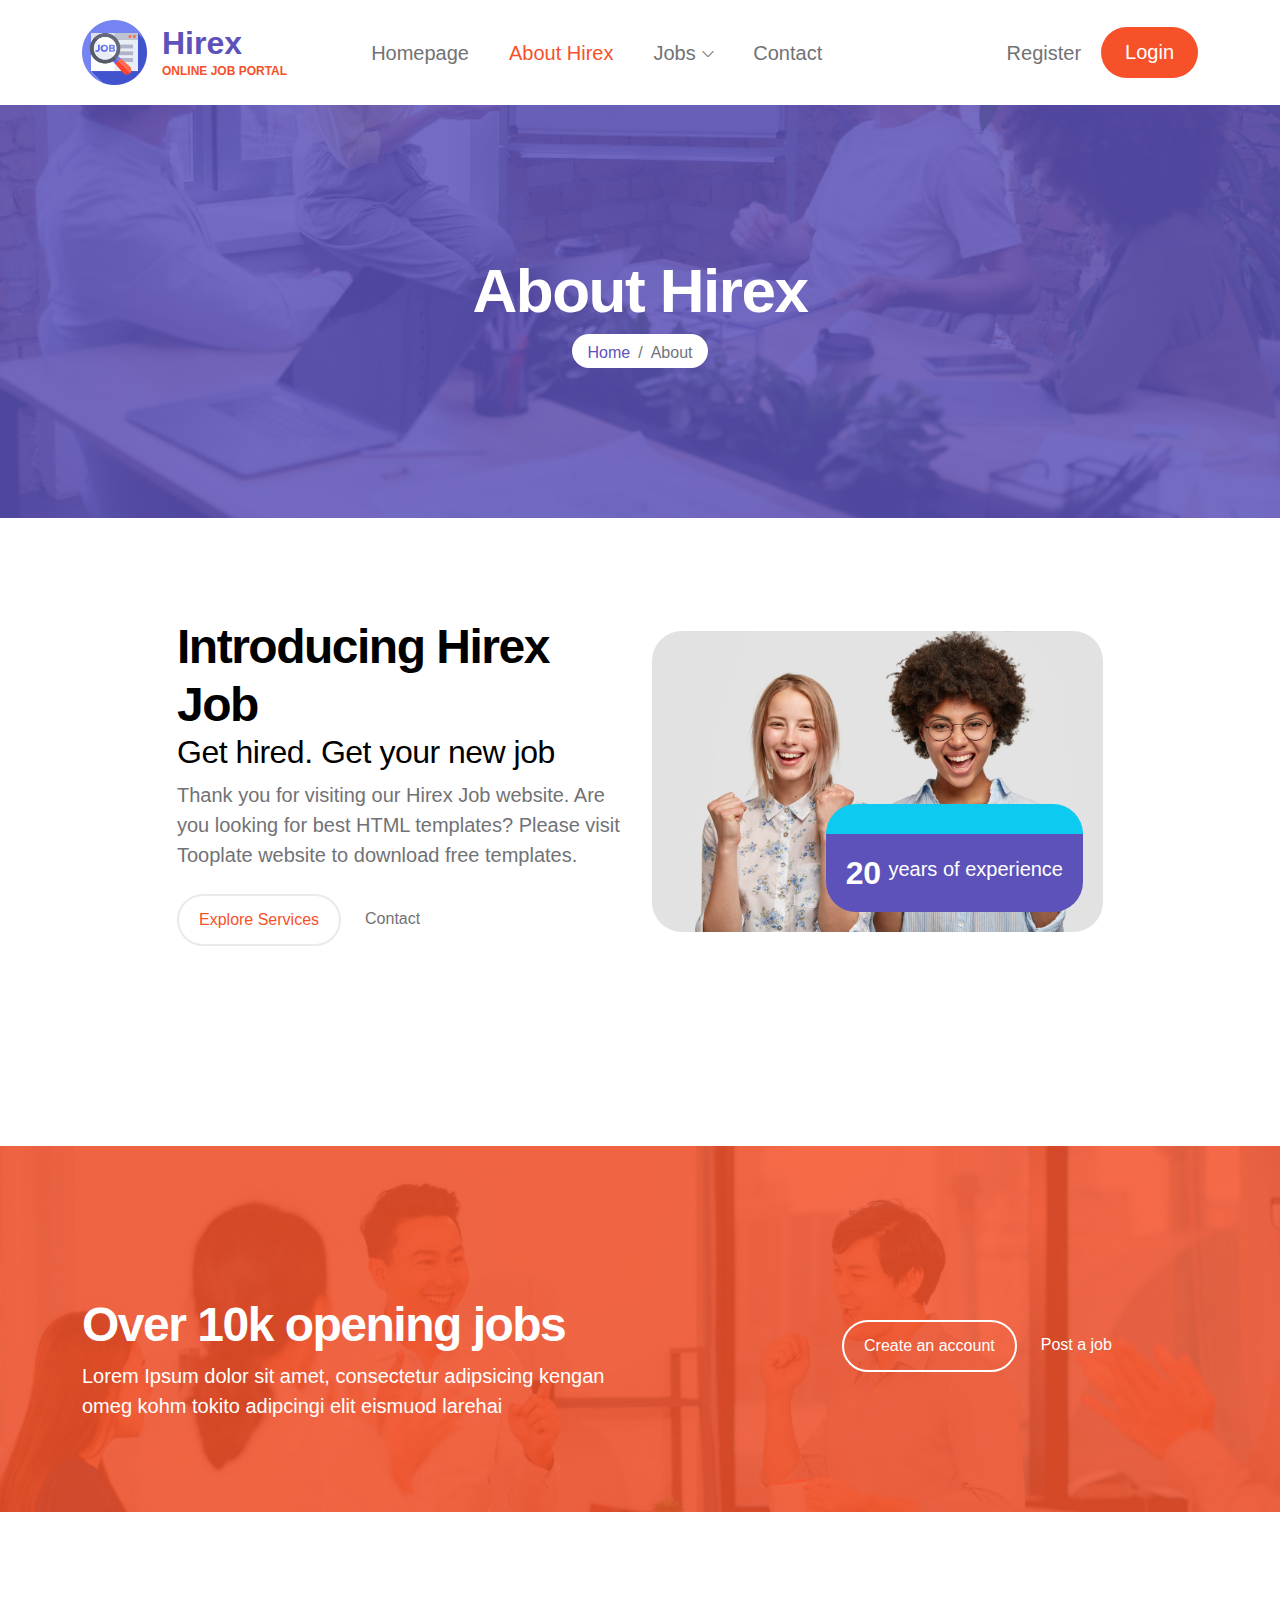
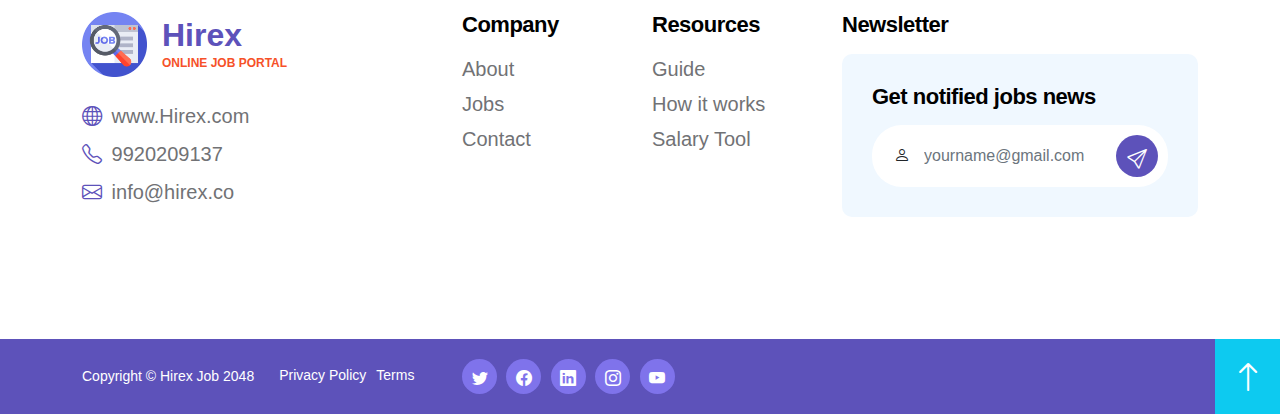
<file: Hirex/about.html>
<!doctype html>
<html lang="en">
    <head>
        <meta charset="utf-8">
        <meta name="viewport" content="width=device-width, initial-scale=1">

        <meta name="description" content="">
        <meta name="author" content="">

        <title>About Hirex Job Portal</title>

        <!-- CSS FILES -->
        <link href="css/bootstrap.min.css" rel="stylesheet">
        <link href="css/bootstrap-icons.css" rel="stylesheet">
        <link href="css/style-sheet.css" rel="stylesheet">
        <link href="css/all.min.css" rel="stylesheet" type="text/css">
    </head>
    
    <body class="about-page" id="top">

        <nav class="navbar navbar-expand-lg">
            <div class="container">
                <a class="navbar-brand d-flex align-items-center" href="index.html">
                    <img src="images/logo.png" class="img-fluid logo-image">

                    <div class="d-flex flex-column">
                        <strong class="logo-text">Hirex</strong>
                        <small class="logo-slogan">Online Job Portal</small>
                    </div>
                </a>

                <button class="navbar-toggler" type="button" data-bs-toggle="collapse" data-bs-target="#navbarNav" aria-controls="navbarNav" aria-expanded="false" aria-label="Toggle navigation">
                    <span class="navbar-toggler-icon"></span>
                </button>

                <div class="collapse navbar-collapse" id="navbarNav">
                    <ul class="navbar-nav align-items-center ms-lg-5">
                        <li class="nav-item">
                            <a class="nav-link" href="index.html">Homepage</a>
                        </li>

                        <li class="nav-item">
                            <a class="nav-link active" href="about.html">About Hirex</a>
                        </li>

                        <li class="nav-item dropdown">
                            <a class="nav-link dropdown-toggle" href="#" id="navbarLightDropdownMenuLink" role="button" data-bs-toggle="dropdown" aria-expanded="false">Jobs</a>

                            <ul class="dropdown-menu dropdown-menu-light" aria-labelledby="navbarLightDropdownMenuLink">
                                <li><a class="dropdown-item" href="job-listings.html">Job Listings</a></li>

                                <li><a class="dropdown-item" href="job-details.html">Job Details</a></li>
                            </ul>
                        </li>

                        <li class="nav-item">
                            <a class="nav-link" href="contact.html">Contact</a>
                        </li>

                        <li class="nav-item ms-lg-auto">
                            <a class="nav-link" href="register.html">Register</a>
                        </li>

                        <li class="nav-item">
                            <a class="nav-link custom-btn btn" href="login.html">Login</a>
                        </li>
                    </ul>
                </div>
            </div>
        </nav>

        <main>

            <header class="site-header">
                <div class="section-overlay"></div>

                <div class="container">
                    <div class="row">
                        
                        <div class="col-lg-12 col-12 text-center">
                            <h1 class="text-white">About Hirex</h1>

                            <nav aria-label="breadcrumb">
                                <ol class="breadcrumb justify-content-center">
                                    <li class="breadcrumb-item"><a href="index.html">Home</a></li>

                                    <li class="breadcrumb-item active" aria-current="page">About</li>
                                </ol>
                            </nav>
                        </div>

                    </div>
                </div>
            </header>


            <section class="about-section">
                <div class="container">
                    <div class="row justify-content-center align-items-center">

                        <div class="col-lg-5 col-12">
                            <div class="about-info-text">
                                <h2 class="mb-0">Introducing Hirex Job</h2>

                                <h4 class="mb-2">Get hired. Get your new job</h4>

                                <p>Thank you for visiting our Hirex Job website. Are you looking for best HTML templates? Please visit Tooplate website to download free templates.</p>

                                <div class="d-flex align-items-center mt-4">
                                    <a href="#services-section" class="custom-btn custom-border-btn btn me-4">Explore Services</a>

                                    <a href="contact.html" class="custom-link smoothscroll">Contact</a>
                                </div>
                            </div>
                        </div>

                        <div class="col-lg-5 col-12 mt-5 mt-lg-0">
                            <div class="about-image-wrap">
                                <img src="images/horizontal-shot-happy-mixed-race-females.jpg" class="about-image about-image-border-radius img-fluid" alt="">

                                <div class="about-info d-flex">
                                    <h4 class="text-white mb-0 me-2">20</h4>

                                    <p class="text-white mb-0">years of experience</p>
                                </div>
                            </div>
                        </div>

                    </div>
                </div>
            </section>


            <section class="section-padding" id="services-section">
                
            </section>

            <section class="cta-section">
                <div class="section-overlay"></div>

                <div class="container">
                    <div class="row">

                        <div class="col-lg-6 col-10">
                            <h2 class="text-white mb-2">Over 10k opening jobs</h2>

                            <p class="text-white">Lorem Ipsum dolor sit amet, consectetur adipsicing kengan omeg kohm tokito adipcingi elit eismuod larehai</p>
                        </div>

                        <div class="col-lg-4 col-12 ms-auto">
                            <div class="custom-border-btn-wrap d-flex align-items-center mt-lg-4 mt-2">
                                <a href="#" class="custom-btn custom-border-btn btn me-4">Create an account</a>

                                <a href="#" class="custom-link">Post a job</a>
                            </div>
                        </div>

                    </div>
                </div>
            </section>
        </main>

        <footer class="site-footer">
            <div class="container">
                <div class="row">

                    <div class="col-lg-4 col-md-6 col-12 mb-3">
                        <div class="d-flex align-items-center mb-4">
                            <img src="images/logo.png" class="img-fluid logo-image">

                            <div class="d-flex flex-column">
                                <strong class="logo-text">Hirex</strong>
                                <small class="logo-slogan">Online Job Portal</small>
                            </div>
                        </div>  

                        <p class="mb-2">
                            <i class="custom-icon bi-globe me-1"></i>

                            <a href="#" class="site-footer-link">
                                www.Hirex.com
                            </a>
                        </p>

                        <p class="mb-2">
                            <i class="custom-icon bi-telephone me-1"></i>

                            <a href="tel: 9920209137" class="site-footer-link">
                                9920209137
                            </a>
                        </p>

                        <p>
                            <i class="custom-icon bi-envelope me-1"></i>

                            <a href="mailto:info@yourgmail.com" class="site-footer-link">
                                info@hirex.co
                            </a>
                        </p>

                    </div>

                    <div class="col-lg-2 col-md-3 col-6 ms-lg-auto">
                        <h6 class="site-footer-title">Company</h6>

                        <ul class="footer-menu">
                            <li class="footer-menu-item"><a href="#" class="footer-menu-link">About</a></li>

                            <li class="footer-menu-item"><a href="#" class="footer-menu-link">Jobs</a></li>

                            <li class="footer-menu-item"><a href="#" class="footer-menu-link">Contact</a></li>
                        </ul>
                    </div>

                    <div class="col-lg-2 col-md-3 col-6">
                        <h6 class="site-footer-title">Resources</h6>

                        <ul class="footer-menu">
                            <li class="footer-menu-item"><a href="#" class="footer-menu-link">Guide</a></li>

                            <li class="footer-menu-item"><a href="#" class="footer-menu-link">How it works</a></li>

                            <li class="footer-menu-item"><a href="#" class="footer-menu-link">Salary Tool</a></li>
                        </ul>
                    </div>

                    <div class="col-lg-4 col-md-8 col-12 mt-3 mt-lg-0">
                        <h6 class="site-footer-title">Newsletter</h6>

                        <form class="custom-form newsletter-form" action="#" method="post" role="form">
                            <h6 class="site-footer-title">Get notified jobs news</h6>

                            <div class="input-group">
                                <span class="input-group-text" id="basic-addon1"><i class="bi-person"></i></span>

                                <input type="text" name="newsletter-name" id="newsletter-name" class="form-control" placeholder="yourname@gmail.com" required>

                                <button type="submit" class="form-control">
                                    <i class="bi-send"></i>
                                </button>
                            </div>
                        </form>
                    </div>

                </div>
            </div>

            <div class="site-footer-bottom">
                <div class="container">
                    <div class="row">

                        <div class="col-lg-4 col-12 d-flex align-items-center">
                            <p class="copyright-text">Copyright © Hirex Job 2048</p>

                            <ul class="footer-menu d-flex">
                                <li class="footer-menu-item"><a href="#" class="footer-menu-link">Privacy Policy</a></li>

                                <li class="footer-menu-item"><a href="#" class="footer-menu-link">Terms</a></li>
                            </ul>
                        </div>

                        <div class="col-lg-5 col-12 mt-2 mt-lg-0">
                            <ul class="social-icon">
                                <li class="social-icon-item">
                                    <a href="#" class="social-icon-link bi-twitter"></a>
                                </li>

                                <li class="social-icon-item">
                                    <a href="#" class="social-icon-link bi-facebook"></a>
                                </li>

                                <li class="social-icon-item">
                                    <a href="#" class="social-icon-link bi-linkedin"></a>
                                </li>

                                <li class="social-icon-item">
                                    <a href="#" class="social-icon-link bi-instagram"></a>
                                </li>

                                <li class="social-icon-item">
                                    <a href="#" class="social-icon-link bi-youtube"></a>
                                </li>
                            </ul>
                        </div>

                        <a class="back-top-icon bi-arrow-up smoothscroll d-flex justify-content-center align-items-center" href="#top"></a>

                    </div>
                </div>
            </div>
        </footer>
    </body>
</html>
</file>
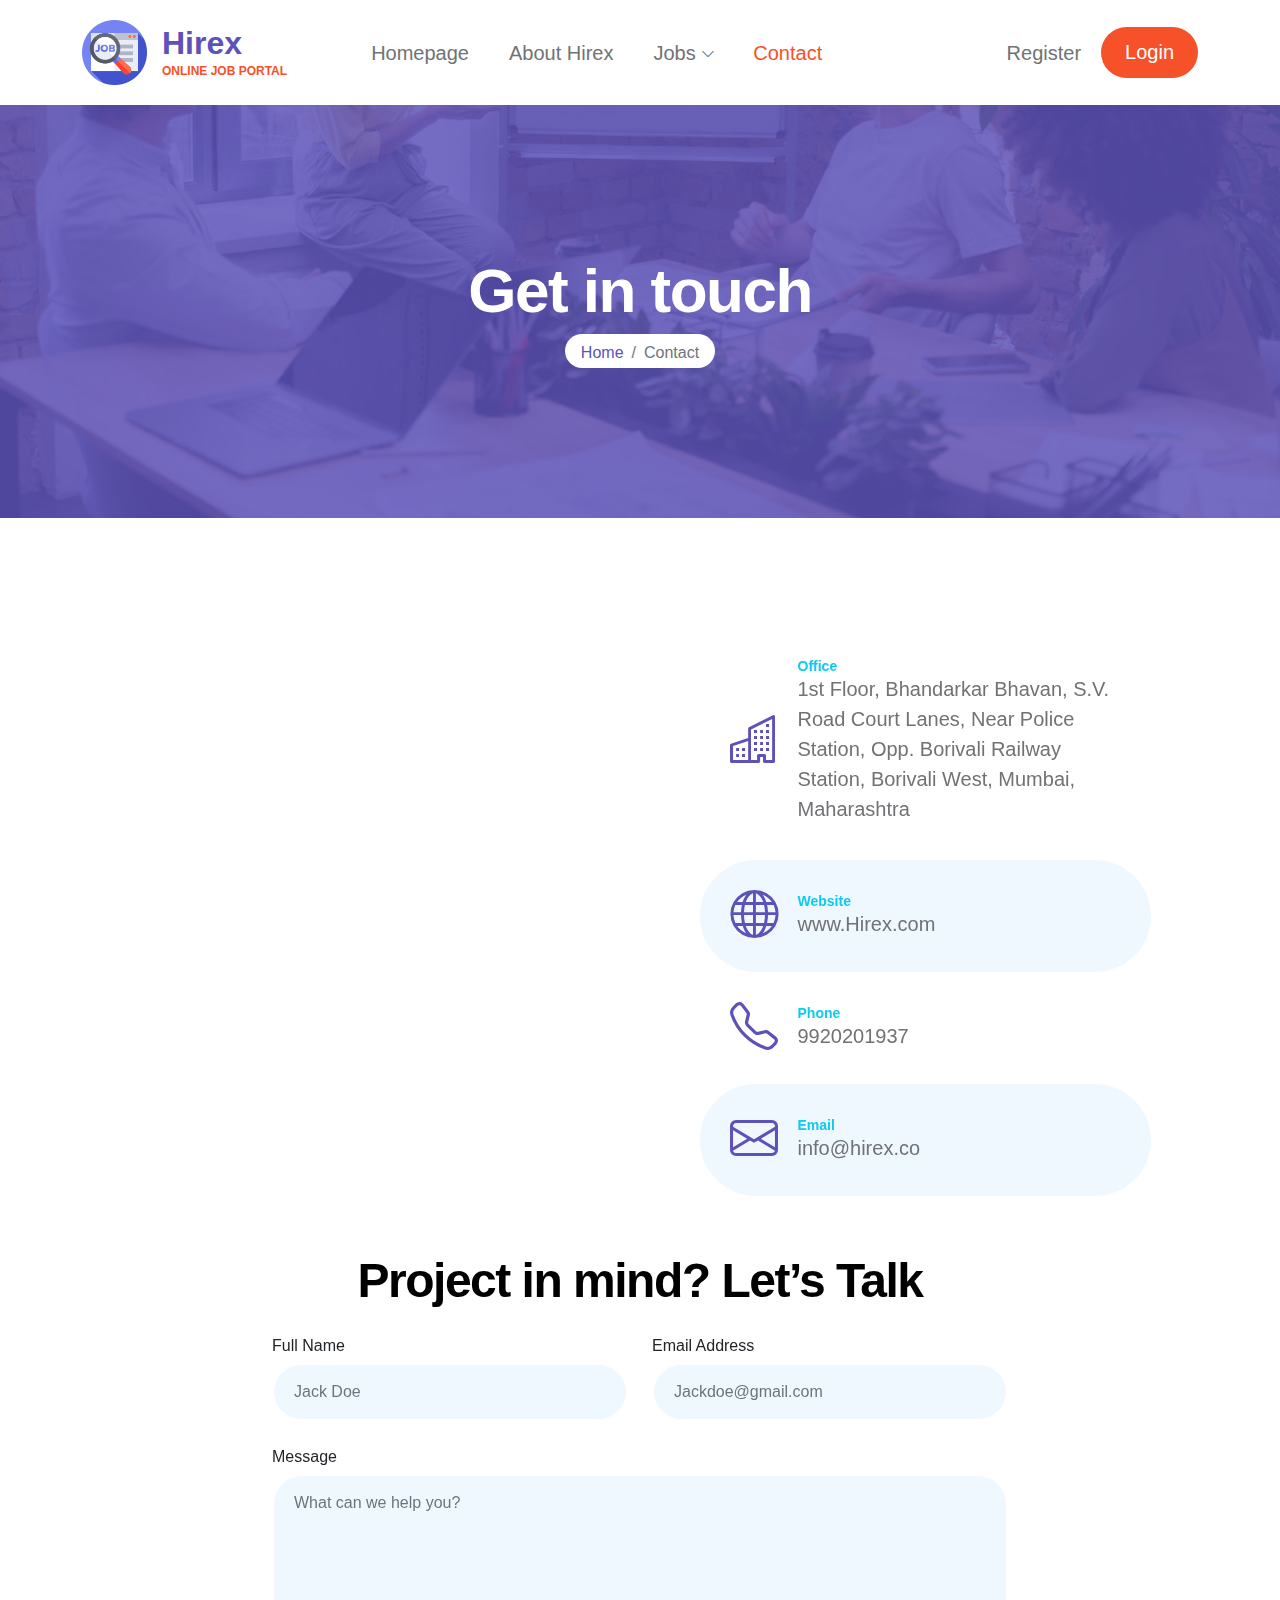
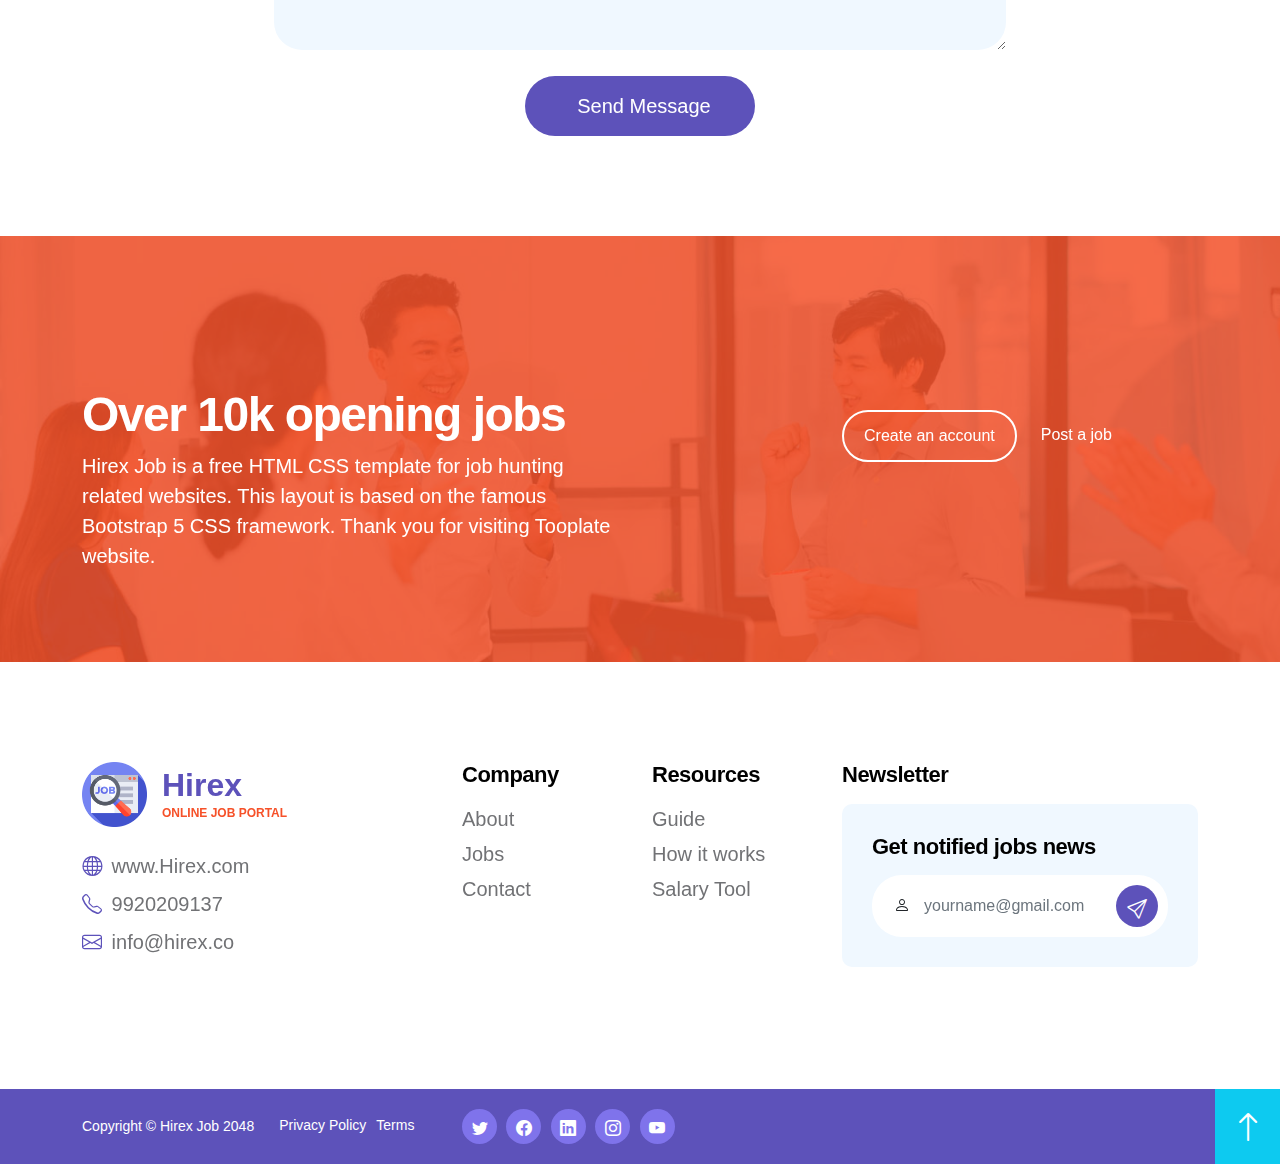
<file: Hirex/contact.html>
<!doctype html>
<html lang="en">
    <head>
        <meta charset="utf-8">
        <meta name="viewport" content="width=device-width, initial-scale=1">

        <meta name="description" content="">
        <meta name="author" content="">

        <title>Hirex Job Contact</title>

        <!-- CSS FILES -->
        <link href="css/bootstrap.min.css" rel="stylesheet">
        <link href="css/bootstrap-icons.css" rel="stylesheet">
        <link href="css/style-sheet.css" rel="stylesheet">
        <link href="css/all.min.css" rel="stylesheet" type="text/css">
    </head>
    
    <body id="top">

        <nav class="navbar navbar-expand-lg">
            <div class="container">
                <a class="navbar-brand d-flex align-items-center" href="index.html">
                    <img src="images/logo.png" class="img-fluid logo-image">

                    <div class="d-flex flex-column">
                        <strong class="logo-text">Hirex</strong>
                        <small class="logo-slogan">Online Job Portal</small>
                    </div>
                </a>

                <button class="navbar-toggler" type="button" data-bs-toggle="collapse" data-bs-target="#navbarNav" aria-controls="navbarNav" aria-expanded="false" aria-label="Toggle navigation">
                    <span class="navbar-toggler-icon"></span>
                </button>

                <div class="collapse navbar-collapse" id="navbarNav">
                    <ul class="navbar-nav align-items-center ms-lg-5">
                        <li class="nav-item">
                            <a class="nav-link" href="index.html">Homepage</a>
                        </li>

                        <li class="nav-item">
                            <a class="nav-link" href="about.html">About Hirex</a>
                        </li>

                        <li class="nav-item dropdown">
                            <a class="nav-link dropdown-toggle" href="#" id="navbarLightDropdownMenuLink" role="button" data-bs-toggle="dropdown" aria-expanded="false">Jobs</a>

                            <ul class="dropdown-menu dropdown-menu-light" aria-labelledby="navbarLightDropdownMenuLink">
                                <li><a class="dropdown-item" href="job-listings.html">Job Listings</a></li>

                                <li><a class="dropdown-item" href="job-details.html">Job Details</a></li>
                            </ul>
                        </li>

                        <li class="nav-item">
                            <a class="nav-link active" href="contact.html">Contact</a>
                        </li>

                        <li class="nav-item ms-lg-auto">
                            <a class="nav-link" href="register.html">Register</a>
                        </li>

                        <li class="nav-item">
                            <a class="nav-link custom-btn btn" href="login.html">Login</a>
                        </li>
                    </ul>
                </div>
            </div>
        </nav>

        <main>

            <header class="site-header">
                <div class="section-overlay"></div>

                <div class="container">
                    <div class="row">
                        
                        <div class="col-lg-12 col-12 text-center">
                            <h1 class="text-white">Get in touch</h1>

                            <nav aria-label="breadcrumb">
                                <ol class="breadcrumb justify-content-center">
                                    <li class="breadcrumb-item"><a href="index.html">Home</a></li>

                                    <li class="breadcrumb-item active" aria-current="page">Contact</li>
                                </ol>
                            </nav>
                        </div>

                    </div>
                </div>
            </header>


            <section class="contact-section section-padding">
                <div class="container">
                    <div class="row justify-content-center">

                        <div class="col-lg-6 col-12 mb-lg-5 mb-3">
                            <iframe src="https://www.google.com/maps/embed?pb=!1m18!1m12!1m3!1d10655.435288354987!2d72.84477812218216!3d19.227267285418836!2m3!1f0!2f0!3f0!3m2!1i1024!2i768!4f13.1!3m3!1m2!1s0x3be7b187b227565b%3A0x6b501cc07463dd16!2sItvedant%20Education%20Pvt%20Ltd%20Borivali!5e0!3m2!1sen!2sin!4v1734012640241!5m2!1sen!2sin" width="600" height="450" style="border:0;" allowfullscreen="" loading="lazy" referrerpolicy="no-referrer-when-downgrade"></iframe>
                        </div>

                        <div class="col-lg-5 col-12 mb-3 mx-auto">
                            <div class="contact-info-wrap">
                                <div class="contact-info d-flex align-items-center mb-3">
                                    <i class="custom-icon bi-building"></i>

                                    <p class="mb-0">
                                        <span class="contact-info-small-title">Office</span>

                                        1st Floor, Bhandarkar Bhavan, S.V. Road Court Lanes, Near Police Station, Opp. Borivali Railway Station, Borivali West, Mumbai, Maharashtra
                                    </p>
                                </div>

                                <div class="contact-info d-flex align-items-center">
                                    <i class="custom-icon bi-globe"></i>

                                    <p class="mb-0">
                                        <span class="contact-info-small-title">Website</span>

                                        <a href="#" class="site-footer-link">
                                            www.Hirex.com
                                        </a>
                                    </p>
                                </div>

                                <div class="contact-info d-flex align-items-center">
                                    <i class="custom-icon bi-telephone"></i>

                                    <p class="mb-0">
                                        <span class="contact-info-small-title">Phone</span>

                                        <a href="tel: 9920201937" class="site-footer-link">
                                            9920201937
                                        </a>
                                    </p>
                                </div>

                                <div class="contact-info d-flex align-items-center">
                                    <i class="custom-icon bi-envelope"></i>

                                    <p class="mb-0">
                                        <span class="contact-info-small-title">Email</span>

                                        <a href="mailto:info@yourgmail.com" class="site-footer-link">
                                            info@hirex.co
                                        </a>
                                    </p>
                                </div>
                            </div>
                        </div>

                        <div class="col-lg-8 col-12 mx-auto">
                            <form class="custom-form contact-form" action="#" method="post" role="form">
                                <h2 class="text-center mb-4">Project in mind? Let’s Talk</h2>

                                <div class="row">
                                    <div class="col-lg-6 col-md-6 col-12">
                                        <label for="first-name">Full Name</label>

                                        <input type="text" name="full-name" id="full-name" class="form-control" placeholder="Jack Doe" required>
                                    </div>

                                    <div class="col-lg-6 col-md-6 col-12">
                                        <label for="email">Email Address</label>

                                         <input type="email" name="email" id="email" pattern="[^ @]*@[^ @]*" class="form-control" placeholder="Jackdoe@gmail.com" required>
                                    </div>

                                    <div class="col-lg-12 col-12">
                                        <label for="message">Message</label>

                                        <textarea name="message" rows="6" class="form-control" id="message" placeholder="What can we help you?"></textarea>
                                    </div>

                                    <div class="col-lg-4 col-md-4 col-6 mx-auto">
                                        <button type="submit" class="form-control">Send Message</button>
                                    </div>
                                </div>
                            </form>
                        </div>

                    </div>
                </div>
            </section>

            <section class="cta-section">
                <div class="section-overlay"></div>

                <div class="container">
                    <div class="row">

                        <div class="col-lg-6 col-10">
                            <h2 class="text-white mb-2">Over 10k opening jobs</h2>

                            <p class="text-white">Hirex Job is a free HTML CSS template for job hunting related websites. This layout is based on the famous Bootstrap 5 CSS framework. Thank you for visiting Tooplate website.</p>
                        </div>

                        <div class="col-lg-4 col-12 ms-auto">
                            <div class="custom-border-btn-wrap d-flex align-items-center mt-lg-4 mt-2">
                                <a href="#" class="custom-btn custom-border-btn btn me-4">Create an account</a>

                                <a href="#" class="custom-link">Post a job</a>
                            </div>
                        </div>

                    </div>
                </div>
            </section>
        </main>

        <footer class="site-footer">
            <div class="container">
                <div class="row">

                    <div class="col-lg-4 col-md-6 col-12 mb-3">
                        <div class="d-flex align-items-center mb-4">
                            <img src="images/logo.png" class="img-fluid logo-image">

                            <div class="d-flex flex-column">
                                <strong class="logo-text">Hirex</strong>
                                <small class="logo-slogan">Online Job Portal</small>
                            </div>
                        </div>  

                        <p class="mb-2">
                            <i class="custom-icon bi-globe me-1"></i>

                            <a href="#" class="site-footer-link">
                                www.Hirex.com
                            </a>
                        </p>

                        <p class="mb-2">
                            <i class="custom-icon bi-telephone me-1"></i>

                            <a href="tel: 9920209137" class="site-footer-link">
                                9920209137
                            </a>
                        </p>

                        <p>
                            <i class="custom-icon bi-envelope me-1"></i>

                            <a href="mailto:info@yourgmail.com" class="site-footer-link">
                                info@hirex.co
                            </a>
                        </p>

                    </div>

                    <div class="col-lg-2 col-md-3 col-6 ms-lg-auto">
                        <h6 class="site-footer-title">Company</h6>

                        <ul class="footer-menu">
                            <li class="footer-menu-item"><a href="#" class="footer-menu-link">About</a></li>

                            <li class="footer-menu-item"><a href="#" class="footer-menu-link">Jobs</a></li>

                            <li class="footer-menu-item"><a href="#" class="footer-menu-link">Contact</a></li>
                        </ul>
                    </div>

                    <div class="col-lg-2 col-md-3 col-6">
                        <h6 class="site-footer-title">Resources</h6>

                        <ul class="footer-menu">
                            <li class="footer-menu-item"><a href="#" class="footer-menu-link">Guide</a></li>

                            <li class="footer-menu-item"><a href="#" class="footer-menu-link">How it works</a></li>

                            <li class="footer-menu-item"><a href="#" class="footer-menu-link">Salary Tool</a></li>
                        </ul>
                    </div>

                    <div class="col-lg-4 col-md-8 col-12 mt-3 mt-lg-0">
                        <h6 class="site-footer-title">Newsletter</h6>

                        <form class="custom-form newsletter-form" action="#" method="post" role="form">
                            <h6 class="site-footer-title">Get notified jobs news</h6>

                            <div class="input-group">
                                <span class="input-group-text" id="basic-addon1"><i class="bi-person"></i></span>

                                <input type="text" name="newsletter-name" id="newsletter-name" class="form-control" placeholder="yourname@gmail.com" required>

                                <button type="submit" class="form-control">
                                    <i class="bi-send"></i>
                                </button>
                            </div>
                        </form>
                    </div>

                </div>
            </div>

            <div class="site-footer-bottom">
                <div class="container">
                    <div class="row">

                        <div class="col-lg-4 col-12 d-flex align-items-center">
                            <p class="copyright-text">Copyright © Hirex Job 2048</p>

                            <ul class="footer-menu d-flex">
                                <li class="footer-menu-item"><a href="#" class="footer-menu-link">Privacy Policy</a></li>

                                <li class="footer-menu-item"><a href="#" class="footer-menu-link">Terms</a></li>
                            </ul>
                        </div>

                        <div class="col-lg-5 col-12 mt-2 mt-lg-0">
                            <ul class="social-icon">
                                <li class="social-icon-item">
                                    <a href="#" class="social-icon-link bi-twitter"></a>
                                </li>

                                <li class="social-icon-item">
                                    <a href="#" class="social-icon-link bi-facebook"></a>
                                </li>

                                <li class="social-icon-item">
                                    <a href="#" class="social-icon-link bi-linkedin"></a>
                                </li>

                                <li class="social-icon-item">
                                    <a href="#" class="social-icon-link bi-instagram"></a>
                                </li>

                                <li class="social-icon-item">
                                    <a href="#" class="social-icon-link bi-youtube"></a>
                                </li>
                            </ul>
                        </div>

                        <a class="back-top-icon bi-arrow-up smoothscroll d-flex justify-content-center align-items-center" href="#top"></a>

                    </div>
                </div>
            </div>
        </footer>

    </body>
</html>
</file>
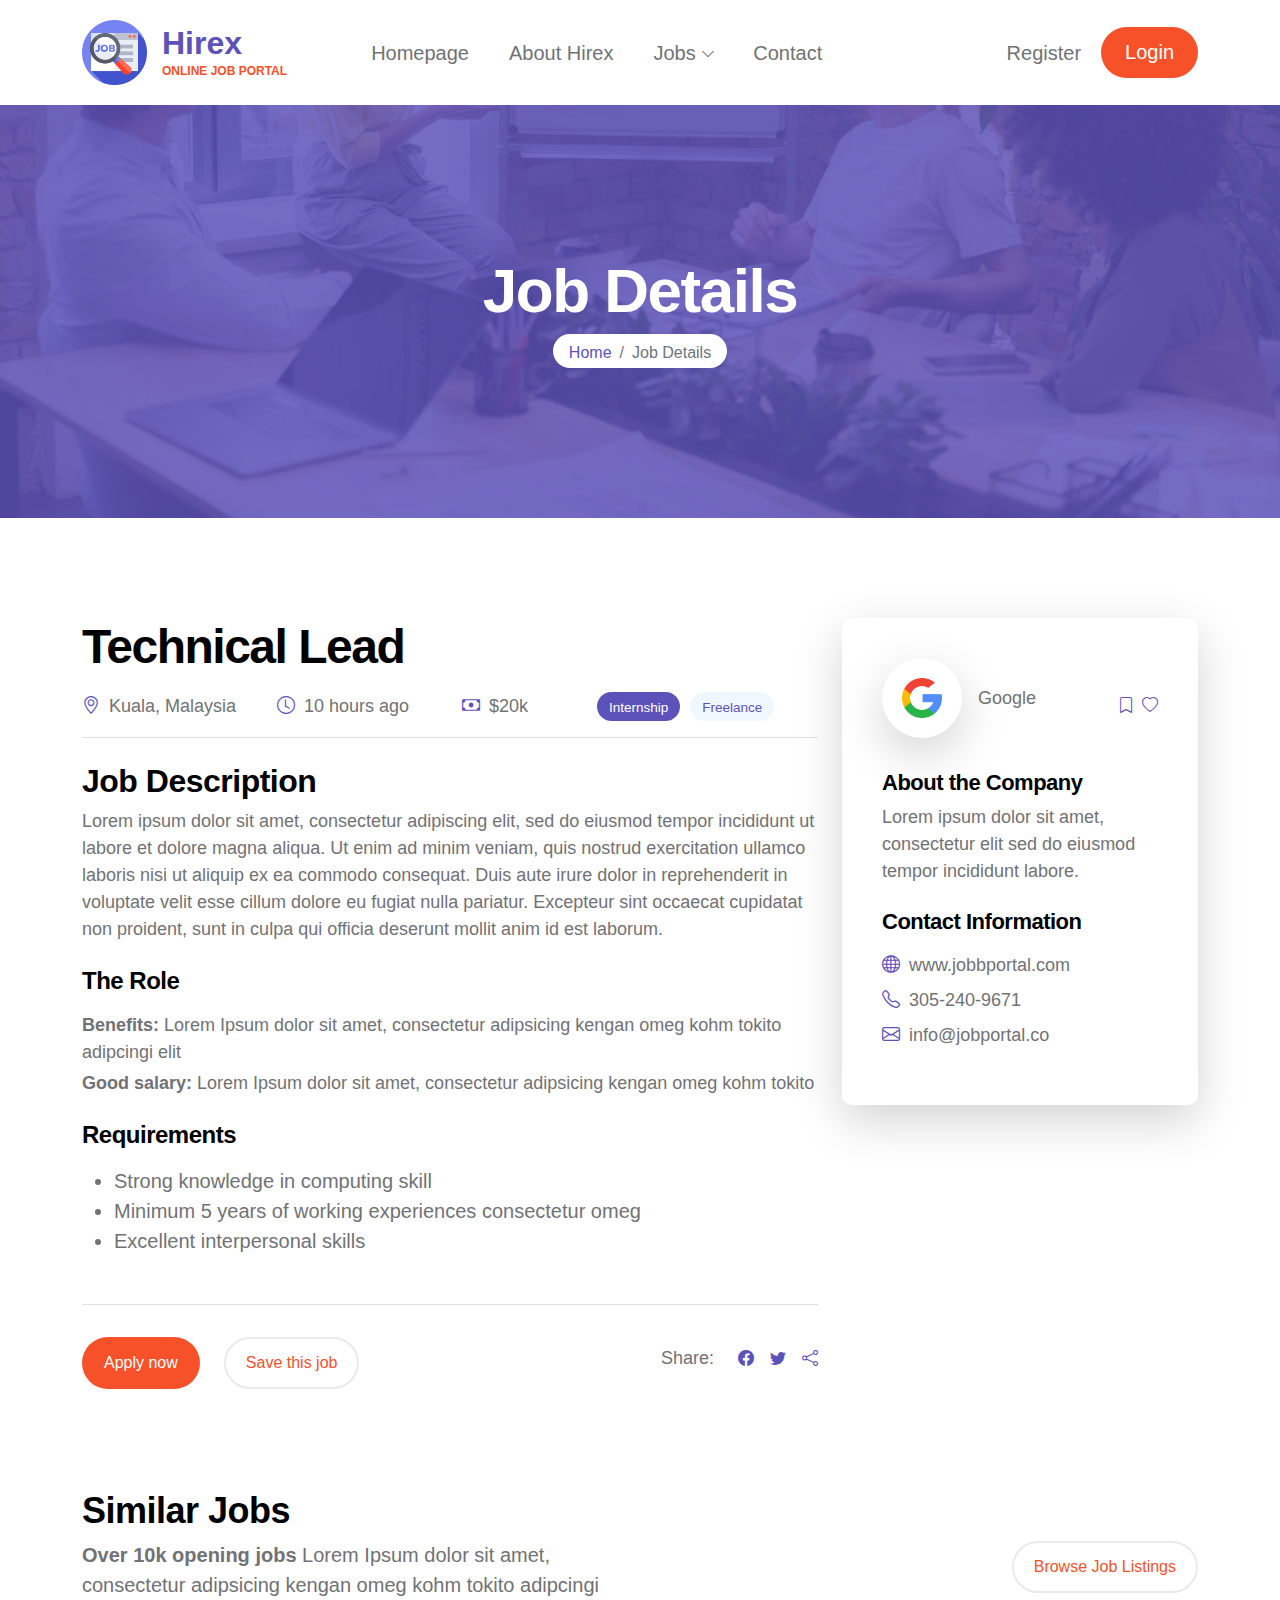
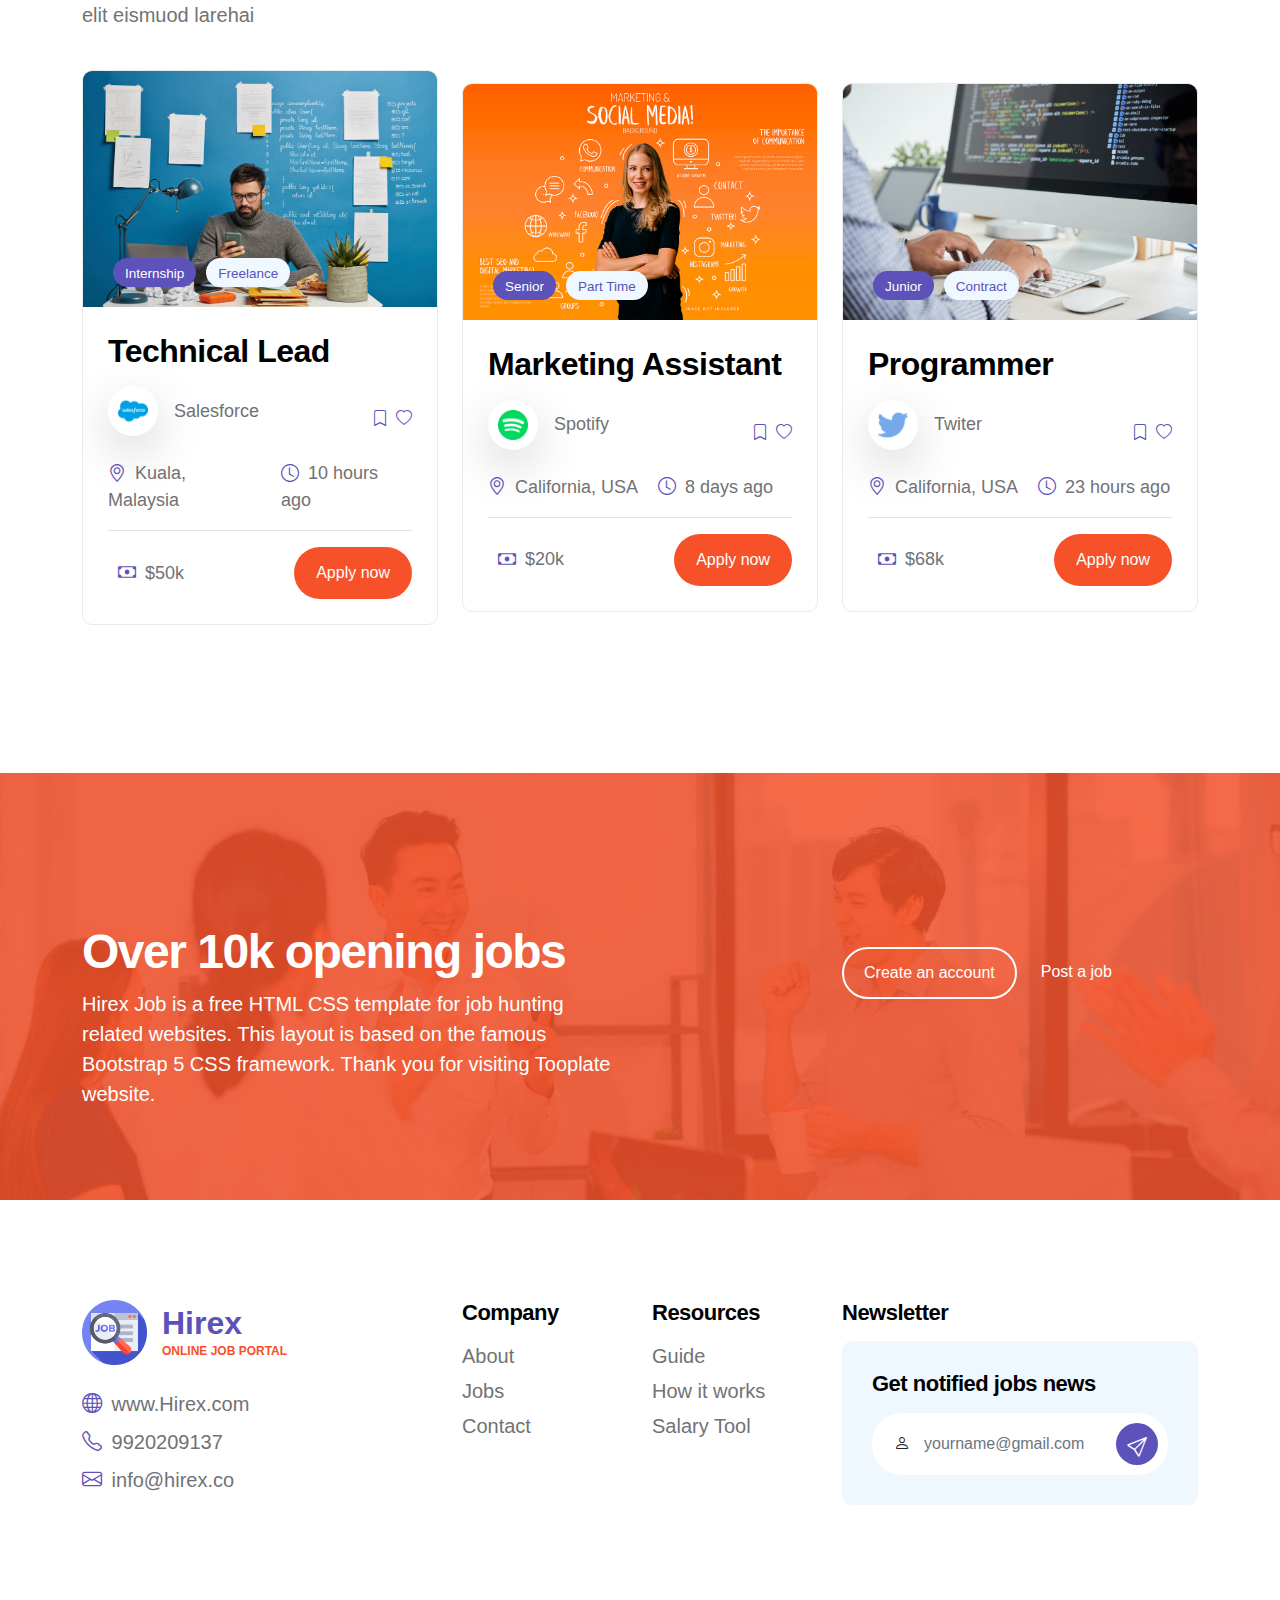
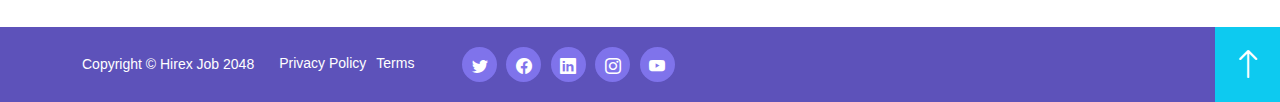
<file: Hirex/job-details.html>
<!doctype html>
<html lang="en">
    <head>
        <meta charset="utf-8">
        <meta name="viewport" content="width=device-width, initial-scale=1">

        <meta name="description" content="">
        <meta name="author" content="">

        <title>Hirex Job Details</title>

        <!-- CSS FILES -->
        <link href="css/bootstrap.min.css" rel="stylesheet">
        <link href="css/bootstrap-icons.css" rel="stylesheet">
        <link href="css/style-sheet.css" rel="stylesheet">
        <link href="css/all.min.css" rel="stylesheet" type="text/css">
    </head>
    
    <body id="top">

        <nav class="navbar navbar-expand-lg">
            <div class="container">
                <a class="navbar-brand d-flex align-items-center" href="index.html">
                    <img src="images/logo.png" class="img-fluid logo-image">

                    <div class="d-flex flex-column">
                        <strong class="logo-text">Hirex</strong>
                        <small class="logo-slogan">Online Job Portal</small>
                    </div>
                </a>

                <button class="navbar-toggler" type="button" data-bs-toggle="collapse" data-bs-target="#navbarNav" aria-controls="navbarNav" aria-expanded="false" aria-label="Toggle navigation">
                    <span class="navbar-toggler-icon"></span>
                </button>

                <div class="collapse navbar-collapse" id="navbarNav">
                    <ul class="navbar-nav align-items-center ms-lg-5">
                        <li class="nav-item">
                            <a class="nav-link" href="index.html">Homepage</a>
                        </li>

                        <li class="nav-item">
                            <a class="nav-link" href="about.html">About Hirex</a>
                        </li>

                        <li class="nav-item dropdown">
                            <a class="nav-link dropdown-toggle" href="#" id="navbarLightDropdownMenuLink" role="button" data-bs-toggle="dropdown" aria-expanded="false">Jobs</a>

                            <ul class="dropdown-menu dropdown-menu-light" aria-labelledby="navbarLightDropdownMenuLink">
                                <li><a class="dropdown-item" href="job-listings.html">Job Listings</a></li>

                                <li><a class="dropdown-item active" href="job-details.html">Job Details</a></li>
                            </ul>
                        </li>

                        <li class="nav-item">
                            <a class="nav-link" href="contact.html">Contact</a>
                        </li>

                        <li class="nav-item ms-lg-auto">
                            <a class="nav-link" href="register.html">Register</a>
                        </li>

                        <li class="nav-item">
                            <a class="nav-link custom-btn btn" href="login.html">Login</a>
                        </li>
                    </ul>
                </div>
            </div>
        </nav>

        <main>

            <header class="site-header">
                <div class="section-overlay"></div>

                <div class="container">
                    <div class="row">
                        
                        <div class="col-lg-12 col-12 text-center">
                            <h1 class="text-white">Job Details</h1>

                            <nav aria-label="breadcrumb">
                                <ol class="breadcrumb justify-content-center">
                                    <li class="breadcrumb-item"><a href="index.html">Home</a></li>

                                    <li class="breadcrumb-item active" aria-current="page">Job Details</li>
                                </ol>
                            </nav>
                        </div>

                    </div>
                </div>
            </header>


            <section class="job-section section-padding pb-0">
                <div class="container">
                    <div class="row">

                        <div class="col-lg-8 col-12">
                            <h2 class="job-title mb-0">Technical Lead</h2>

                            <div class="job-thumb job-thumb-detail">
                                <div class="d-flex flex-wrap align-items-center border-bottom pt-lg-3 pt-2 pb-3 mb-4">
                                    <p class="job-location mb-0">
                                        <i class="custom-icon bi-geo-alt me-1"></i>
                                        Kuala, Malaysia
                                    </p>

                                    <p class="job-date mb-0">
                                        <i class="custom-icon bi-clock me-1"></i>
                                        10 hours ago
                                    </p>

                                    <p class="job-price mb-0">
                                        <i class="custom-icon bi-cash me-1"></i>
                                        $20k
                                    </p>

                                    <div class="d-flex">
                                        <p class="mb-0">
                                            <a href="job-listings.html" class="badge badge-level">Internship</a>
                                        </p>

                                        <p class="mb-0">
                                            <a href="job-listings.html" class="badge">Freelance</a>
                                        </p>
                                    </div>
                                </div>

                                <h4 class="mt-4 mb-2">Job Description</h4>

                                <p>Lorem ipsum dolor sit amet, consectetur adipiscing elit, sed do eiusmod tempor incididunt ut labore et dolore magna aliqua. Ut enim ad minim veniam, quis nostrud exercitation ullamco laboris nisi ut aliquip ex ea commodo consequat. Duis aute irure dolor in reprehenderit in voluptate velit esse cillum dolore eu fugiat nulla pariatur. Excepteur sint occaecat cupidatat non proident, sunt in culpa qui officia deserunt mollit anim id est laborum.</p>

                                <h5 class="mt-4 mb-3">The Role</h5>

                                <p class="mb-1"><strong>Benefits:</strong> Lorem Ipsum dolor sit amet, consectetur adipsicing kengan omeg kohm tokito adipcingi elit</p>

                                <p><strong>Good salary:</strong> Lorem Ipsum dolor sit amet, consectetur adipsicing kengan omeg kohm tokito</p>

                                <h5 class="mt-4 mb-3">Requirements</h5>

                                <ul>
                                    <li>Strong knowledge in computing skill</li>

                                    <li>Minimum 5 years of working experiences consectetur omeg</li>

                                    <li>Excellent interpersonal skills</li>
                                </ul>

                                <div class="d-flex justify-content-center flex-wrap mt-5 border-top pt-4">
                                    <a href="#" class="custom-btn btn mt-2">Apply now</a>

                                    <a href="#" class="custom-btn custom-border-btn btn mt-2 ms-lg-4 ms-3">Save this job</a>

                                    <div class="job-detail-share d-flex align-items-center">
                                        <p class="mb-0 me-lg-4 me-3">Share:</p>

                                        <a href="#" class="bi-facebook"></a>

                                        <a href="#" class="bi-twitter mx-3"></a>

                                        <a href="#" class="bi-share"></a>
                                    </div>
                                </div>
                            </div>
                        </div>

                        <div class="col-lg-4 col-12 mt-5 mt-lg-0">
                            <div class="job-thumb job-thumb-detail-box bg-white shadow-lg">
                                <div class="d-flex align-items-center">
                                    <div class="job-image-wrap d-flex align-items-center bg-white shadow-lg mb-3">
                                        <img src="images/logos/google.png" class="job-image me-3 img-fluid" alt="">

                                        <p class="mb-0">Google</p>
                                    </div>

                                    <a href="#" class="bi-bookmark ms-auto me-2"></a>

                                    <a href="#" class="bi-heart"></a>
                                </div>

                                <h6 class="mt-3 mb-2">About the Company</h6>

                                <p>Lorem ipsum dolor sit amet, consectetur elit sed do eiusmod tempor incididunt labore.</p>

                                <h6 class="mt-4 mb-3">Contact Information</h6>

                                <p class="mb-2">
                                    <i class="custom-icon bi-globe me-1"></i>

                                    <a href="#" class="site-footer-link">
                                        www.jobbportal.com
                                    </a>
                                </p>

                                <p class="mb-2">
                                    <i class="custom-icon bi-telephone me-1"></i>

                                    <a href="tel: 305-240-9671" class="site-footer-link">
                                        305-240-9671
                                    </a>
                                </p>

                                <p>
                                    <i class="custom-icon bi-envelope me-1"></i>

                                    <a href="mailto:info@yourgmail.com" class="site-footer-link">
                                        info@jobportal.co
                                    </a>
                                </p>
                            </div>
                        </div>

                    </div>
                </div>
            </section>


            <section class="job-section section-padding">
                <div class="container">
                    <div class="row align-items-center">

                        <div class="col-lg-6 col-12 mb-lg-4">
                            <h3>Similar Jobs</h3>

                            <p><strong>Over 10k opening jobs</strong> Lorem Ipsum dolor sit amet, consectetur adipsicing kengan omeg kohm tokito adipcingi elit eismuod larehai</p>
                        </div>

                        <div class="col-lg-4 col-12 d-flex ms-auto mb-5 mb-lg-4">
                            <a href="job-listings.html" class="custom-btn custom-border-btn btn ms-lg-auto">Browse Job Listings</a>
                        </div>

                        <div class="col-lg-4 col-md-6 col-12">
                            <div class="job-thumb job-thumb-box">
                                <div class="job-image-box-wrap">
                                    <a href="job-details.html">
                                        <img src="images/jobs/it-professional-works-startup-project.jpg" class="job-image img-fluid" alt="">
                                    </a>

                                    <div class="job-image-box-wrap-info d-flex align-items-center">
                                        <p class="mb-0">
                                            <a href="job-listings.html" class="badge badge-level">Internship</a>
                                        </p>

                                        <p class="mb-0">
                                            <a href="job-listings.html" class="badge">Freelance</a>
                                        </p>
                                    </div>
                                </div>

                                <div class="job-body">
                                    <h4 class="job-title">
                                        <a href="job-details.html" class="job-title-link">Technical Lead</a>
                                    </h4>

                                    <div class="d-flex align-items-center">
                                        <div class="job-image-wrap d-flex align-items-center bg-white shadow-lg mt-2 mb-4">
                                            <img src="images/logos/salesforce.png" class="job-image me-3 img-fluid" alt="">

                                            <p class="mb-0">Salesforce</p>
                                        </div>

                                        <a href="#" class="bi-bookmark ms-auto me-2">
                                        </a>

                                        <a href="#" class="bi-heart">
                                        </a>
                                    </div>

                                    <div class="d-flex align-items-center">
                                        <p class="job-location">
                                            <i class="custom-icon bi-geo-alt me-1"></i>
                                            Kuala, Malaysia
                                        </p>

                                        <p class="job-date">
                                            <i class="custom-icon bi-clock me-1"></i>
                                            10 hours ago
                                        </p>
                                    </div>

                                    <div class="d-flex align-items-center border-top pt-3">
                                        <p class="job-price mb-0">
                                            <i class="custom-icon bi-cash me-1"></i>
                                            $50k
                                        </p>

                                        <a href="job-details.html" class="custom-btn btn ms-auto">Apply now</a>
                                    </div>
                                </div>
                            </div>
                        </div>

                        <div class="col-lg-4 col-md-6 col-12">
                            <div class="job-thumb job-thumb-box">
                                <div class="job-image-box-wrap">
                                    <a href="job-details.html">
                                        <img src="images/jobs/marketing-assistant.jpg" class="job-image img-fluid" alt="marketing assistant">
                                    </a>

                                    <div class="job-image-box-wrap-info d-flex align-items-center">
                                        <p class="mb-0">
                                            <a href="job-listings.html" class="badge badge-level">Senior</a>
                                        </p>

                                        <p class="mb-0">
                                            <a href="job-listings.html" class="badge">Part Time</a>
                                        </p>
                                    </div>
                                </div>

                                <div class="job-body">
                                    <h4 class="job-title">
                                        <a href="job-details.html" class="job-title-link">Marketing Assistant</a>
                                    </h4>

                                    <div class="d-flex align-items-center">
                                        <div class="job-image-wrap d-flex align-items-center bg-white shadow-lg mt-2 mb-4">
                                            <img src="images/logos/spotify.png" class="job-image me-3 img-fluid" alt="">

                                            <p class="mb-0">Spotify</p>
                                        </div>

                                        <a href="#" class="bi-bookmark ms-auto me-2">
                                        </a>

                                        <a href="#" class="bi-heart">
                                        </a>
                                    </div>

                                    <div class="d-flex align-items-center">
                                        <p class="job-location">
                                            <i class="custom-icon bi-geo-alt me-1"></i>
                                            California, USA
                                        </p>

                                        <p class="job-date">
                                            <i class="custom-icon bi-clock me-1"></i>
                                            8 days ago
                                        </p>
                                    </div>

                                    <div class="d-flex align-items-center border-top pt-3">
                                        <p class="job-price mb-0">
                                            <i class="custom-icon bi-cash me-1"></i>
                                            $20k
                                        </p>

                                        <a href="job-details.html" class="custom-btn btn ms-auto">Apply now</a>
                                    </div>
                                </div>
                            </div>
                        </div>

                        <div class="col-lg-4 col-md-6 col-12">
                            <div class="job-thumb job-thumb-box">
                                <div class="job-image-box-wrap">
                                    <a href="job-details.html">
                                        <img src="images/jobs/coding-man.jpg" class="job-image img-fluid" alt="">
                                    </a>

                                    <div class="job-image-box-wrap-info d-flex align-items-center">
                                        <p class="mb-0">
                                            <a href="job-listings.html" class="badge badge-level">Junior</a>
                                        </p>

                                        <p class="mb-0">
                                            <a href="job-listings.html" class="badge">Contract</a>
                                        </p>
                                    </div>
                                </div>

                                <div class="job-body">
                                    <h4 class="job-title">
                                        <a href="job-details.html" class="job-title-link">Programmer</a>
                                    </h4>
                                        
                                    <div class="d-flex align-items-center">
                                        <div class="job-image-wrap d-flex align-items-center bg-white shadow-lg mt-2 mb-4">
                                            <img src="images/logos/twitter.png" class="job-image me-3 img-fluid" alt="">

                                            <p class="mb-0">Twiter</p>
                                        </div>

                                        <a href="#" class="bi-bookmark ms-auto me-2">
                                        </a>

                                        <a href="#" class="bi-heart">
                                        </a>
                                    </div>

                                    <div class="d-flex align-items-center">
                                        <p class="job-location">
                                            <i class="custom-icon bi-geo-alt me-1"></i>
                                            California, USA
                                        </p>

                                        <p class="job-date">
                                            <i class="custom-icon bi-clock me-1"></i>
                                            23 hours ago
                                        </p>
                                    </div>

                                    <div class="d-flex align-items-center border-top pt-3">
                                        <p class="job-price mb-0">
                                            <i class="custom-icon bi-cash me-1"></i>
                                            $68k
                                        </p>

                                        <a href="job-details.html" class="custom-btn btn ms-auto">Apply now</a>
                                    </div>
                                </div>
                            </div>
                        </div>

                    </div>
                </div>
            </section>


            <section class="cta-section">
                <div class="section-overlay"></div>

                <div class="container">
                    <div class="row">

                        <div class="col-lg-6 col-10">
                            <h2 class="text-white mb-2">Over 10k opening jobs</h2>

                            <p class="text-white">Hirex Job is a free HTML CSS template for job hunting related websites. This layout is based on the famous Bootstrap 5 CSS framework. Thank you for visiting Tooplate website.</p>
                        </div>

                        <div class="col-lg-4 col-12 ms-auto">
                            <div class="custom-border-btn-wrap d-flex align-items-center mt-lg-4 mt-2">
                                <a href="#" class="custom-btn custom-border-btn btn me-4">Create an account</a>

                                <a href="#" class="custom-link">Post a job</a>
                            </div>
                        </div>

                    </div>
                </div>
            </section>
        </main>

        <footer class="site-footer">
            <div class="container">
                <div class="row">

                    <div class="col-lg-4 col-md-6 col-12 mb-3">
                        <div class="d-flex align-items-center mb-4">
                            <img src="images/logo.png" class="img-fluid logo-image">

                            <div class="d-flex flex-column">
                                <strong class="logo-text">Hirex</strong>
                                <small class="logo-slogan">Online Job Portal</small>
                            </div>
                        </div>  

                        <p class="mb-2">
                            <i class="custom-icon bi-globe me-1"></i>

                            <a href="#" class="site-footer-link">
                                www.Hirex.com
                            </a>
                        </p>

                        <p class="mb-2">
                            <i class="custom-icon bi-telephone me-1"></i>

                            <a href="tel: 9920209137" class="site-footer-link">
                                9920209137
                            </a>
                        </p>

                        <p>
                            <i class="custom-icon bi-envelope me-1"></i>

                            <a href="mailto:info@yourgmail.com" class="site-footer-link">
                                info@hirex.co
                            </a>
                        </p>

                    </div>

                    <div class="col-lg-2 col-md-3 col-6 ms-lg-auto">
                        <h6 class="site-footer-title">Company</h6>

                        <ul class="footer-menu">
                            <li class="footer-menu-item"><a href="#" class="footer-menu-link">About</a></li>

                            <li class="footer-menu-item"><a href="#" class="footer-menu-link">Jobs</a></li>

                            <li class="footer-menu-item"><a href="#" class="footer-menu-link">Contact</a></li>
                        </ul>
                    </div>

                    <div class="col-lg-2 col-md-3 col-6">
                        <h6 class="site-footer-title">Resources</h6>

                        <ul class="footer-menu">
                            <li class="footer-menu-item"><a href="#" class="footer-menu-link">Guide</a></li>

                            <li class="footer-menu-item"><a href="#" class="footer-menu-link">How it works</a></li>

                            <li class="footer-menu-item"><a href="#" class="footer-menu-link">Salary Tool</a></li>
                        </ul>
                    </div>

                    <div class="col-lg-4 col-md-8 col-12 mt-3 mt-lg-0">
                        <h6 class="site-footer-title">Newsletter</h6>

                        <form class="custom-form newsletter-form" action="#" method="post" role="form">
                            <h6 class="site-footer-title">Get notified jobs news</h6>

                            <div class="input-group">
                                <span class="input-group-text" id="basic-addon1"><i class="bi-person"></i></span>

                                <input type="text" name="newsletter-name" id="newsletter-name" class="form-control" placeholder="yourname@gmail.com" required>

                                <button type="submit" class="form-control">
                                    <i class="bi-send"></i>
                                </button>
                            </div>
                        </form>
                    </div>

                </div>
            </div>

            <div class="site-footer-bottom">
                <div class="container">
                    <div class="row">

                        <div class="col-lg-4 col-12 d-flex align-items-center">
                            <p class="copyright-text">Copyright © Hirex Job 2048</p>

                            <ul class="footer-menu d-flex">
                                <li class="footer-menu-item"><a href="#" class="footer-menu-link">Privacy Policy</a></li>

                                <li class="footer-menu-item"><a href="#" class="footer-menu-link">Terms</a></li>
                            </ul>
                        </div>

                        <div class="col-lg-5 col-12 mt-2 mt-lg-0">
                            <ul class="social-icon">
                                <li class="social-icon-item">
                                    <a href="#" class="social-icon-link bi-twitter"></a>
                                </li>

                                <li class="social-icon-item">
                                    <a href="#" class="social-icon-link bi-facebook"></a>
                                </li>

                                <li class="social-icon-item">
                                    <a href="#" class="social-icon-link bi-linkedin"></a>
                                </li>

                                <li class="social-icon-item">
                                    <a href="#" class="social-icon-link bi-instagram"></a>
                                </li>

                                <li class="social-icon-item">
                                    <a href="#" class="social-icon-link bi-youtube"></a>
                                </li>
                            </ul>
                        </div>

                        <a class="back-top-icon bi-arrow-up smoothscroll d-flex justify-content-center align-items-center" href="#top"></a>

                    </div>
                </div>
            </div>
        </footer>

    </body>
</html>
</file>
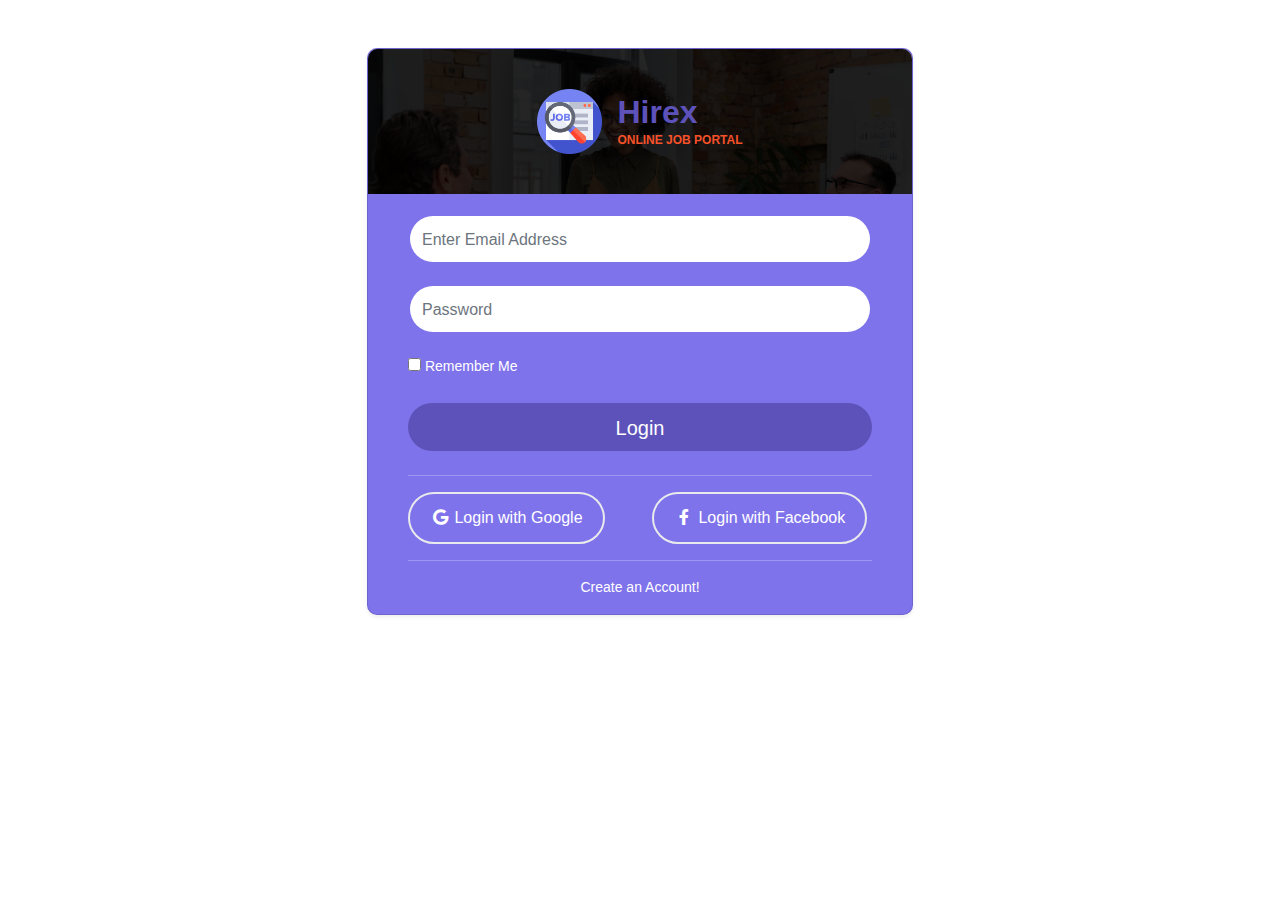
<file: Hirex/login.html>
<html lang="en">
  <head>
      <meta charset="utf-8">
      <meta name="viewport" content="width=device-width, initial-scale=1">

      <meta name="description" content="">
      <meta name="author" content="">

      <title>Hirex Job Listing</title>

      <!-- CSS FILES -->
      <link href="css/bootstrap.min.css" rel="stylesheet">
      <link href="css/bootstrap-icons.css" rel="stylesheet">
      <link href="css/style-sheet.css" rel="stylesheet">
      <link href="css/all.min.css" rel="stylesheet" type="text/css"> 
  </head>

  <body class="login-page" id="top">
    <!-- Login Content --> 
    <div class="container">
      <div class="row justify-content-center">
        <div class="col-xl-6 col-lg-12 col-md-9">
          <div class="card hero-form-login text-white shadow-sm my-5">
            <div class="login-section">
              <div class="section-overlay"></div>
              <div class="d-flex align-items-center" style="position: relative;width: fit-content;margin: 0px auto;">
                <img src="images/logo.png" class="img-fluid logo-image">

                <div class="d-flex flex-column">
                    <strong class="logo-text">Hirex</strong>
                    <small class="logo-slogan">Online Job Portal</small>
                </div>
              </div>
            </div>
            <form class="custom-form hero-form-login-inner" action="index.html" method="get" role="form">
              <div class="form-group" style="margin: 20px 0px;">
                <input type="email" class="form-control" id="exampleInputEmail" aria-describedby="emailHelp"
                  placeholder="Enter Email Address" required>
              </div>
              <div class="form-group" style="margin: 20px 0px;">
                <input type="password" class="form-control" id="exampleInputPassword" placeholder="Password" required>
              </div>
              <div class="form-group" style="margin: 20px 0px;">
                <div class="custom-control custom-checkbox small" style="line-height: 1.5rem;">
                  <input type="checkbox" class="custom-control-input" id="customCheck">
                  <label class="custom-control-label" for="customCheck">Remember
                    Me</label>
                </div>
              </div>
              <div class="form-group">
                <button type="submit" class="form-control">Login</button>
              </div>
              <hr>              
                      
              <div class="row justify-content-center">
                <div class="col-xl-6 col-lg-12 col-md-9">
                <a href="index.html" class="custom-btn custom-border-btn btn text-white">
                  <i class="fab fa-google fa-fw"></i> Login with Google
                </a>
                </div>
                <div class="col-xl-6 col-lg-12 col-md-9">
                <a href="index.html"  class="custom-btn custom-border-btn btn text-white">
                  <i class="fab fa-facebook-f fa-fw"></i> Login with Facebook
                </a>
                </div>
               
              </div>
              <hr>
              <div class="text-center">
                <a class="font-weight-bold small text-white" href="register.html">Create an Account!</a>
              </div>
            </form>             
          </div>
        </div>        
      </div>
    </div> 
  </body>

</html>
</file>
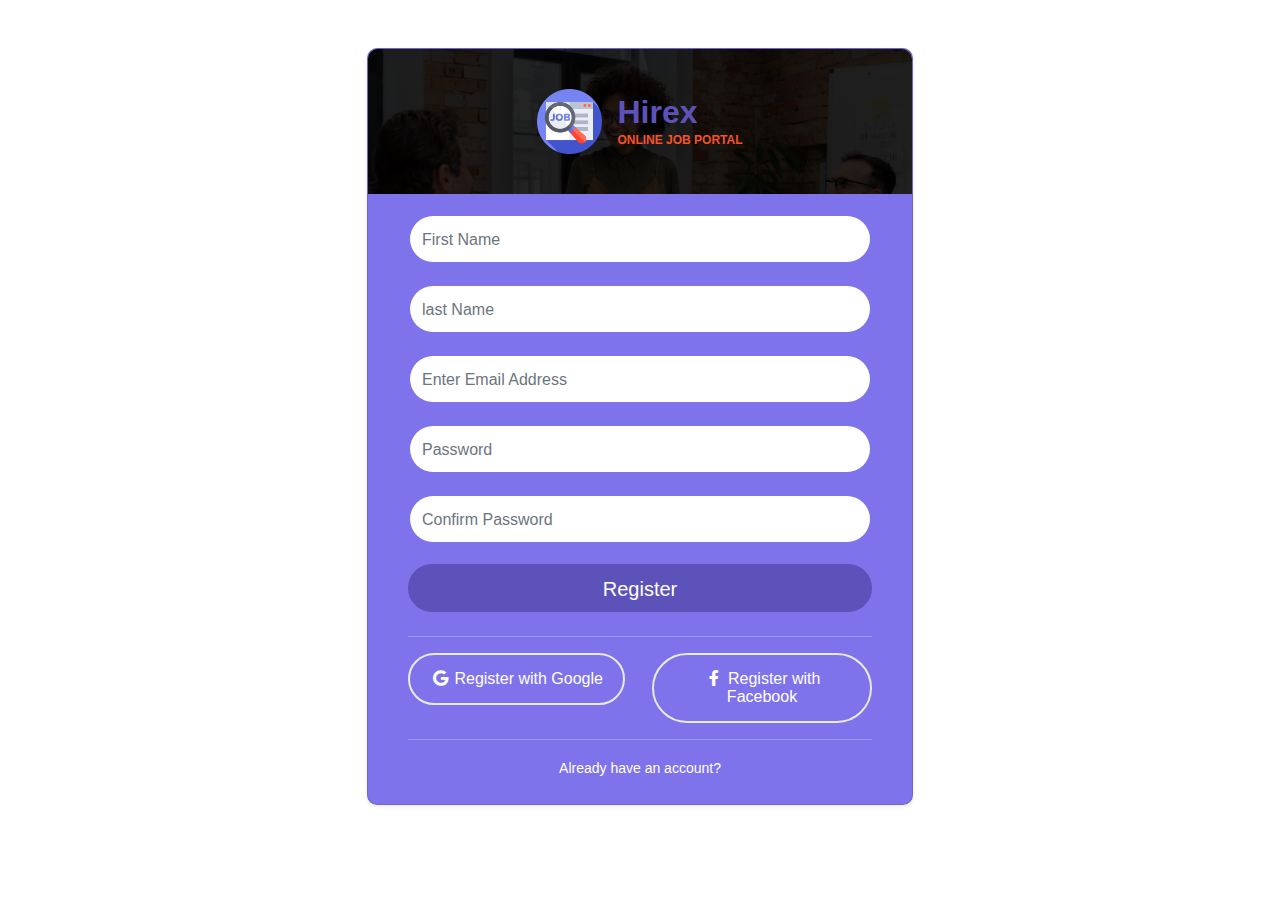
<file: Hirex/register.html>
<!DOCTYPE html>
<html lang="en">

<head>
  <meta charset="utf-8">
  <meta name="viewport" content="width=device-width, initial-scale=1">

  <meta name="description" content="">
  <meta name="author" content="">

  <title>Hirex Job Listing</title>

  <!-- CSS FILES -->
  <link href="css/bootstrap.min.css" rel="stylesheet">
  <link href="css/bootstrap-icons.css" rel="stylesheet">
  <link href="css/style-sheet.css" rel="stylesheet">
  <link href="css/all.min.css" rel="stylesheet" type="text/css"> 
</head>

<body class="login-page" id="top">
  <!-- Login Content --> 
  <div class="container">
    <div class="row justify-content-center">
      <div class="col-xl-6 col-lg-12 col-md-9">
        <div class="card hero-form-login text-white shadow-sm my-5">
          <div class="login-section">
            <div class="section-overlay"></div>
            <div class="d-flex align-items-center" style="position: relative;width: fit-content;margin: 0px auto;">
              <img src="images/logo.png" class="img-fluid logo-image">

              <div class="d-flex flex-column">
                  <strong class="logo-text">Hirex</strong>
                  <small class="logo-slogan">Online Job Portal</small>
              </div>
            </div>
          </div>
          <form class="custom-form hero-form-login-inner" action="index.html" method="get" role="form">
            <div class="form-group" style="margin: 20px 0px;">
              <input type="text" class="form-control" id="exampleInputfastname" placeholder="First Name" required>
            </div>
            <div class="form-group" style="margin: 20px 0px;">
              <input type="text" class="form-control" id="exampleInputlasrname" placeholder="last Name" required>
            </div>
            <div class="form-group" style="margin: 20px 0px;">
              <input type="email" class="form-control" id="exampleInputEmail" aria-describedby="emailHelp"
                placeholder="Enter Email Address" required>
            </div>
            <div class="form-group" style="margin: 20px 0px;">
              <input type="password" class="form-control" id="exampleInputPassword" placeholder="Password" required>
            </div>
            <div class="form-group" style="margin: 20px 0px;">
              <input type="password" class="form-control" id="exampleInputPassword" placeholder="Confirm Password" required>
            </div>
            <div class="form-group">
              <button type="submit" class="form-control">Register</button>
            </div>
            <hr>              
                    
            <div class="row justify-content-center">
              <div class="col-xl-6 col-lg-12 col-md-9">
              <a href="index.html" class="custom-btn custom-border-btn btn text-white">
                <i class="fab fa-google fa-fw"></i> Register with Google
              </a>
              </div>
              <div class="col-xl-6 col-lg-12 col-md-9">
              <a href="index.html"  class="custom-btn custom-border-btn btn text-white">
                <i class="fab fa-facebook-f fa-fw"></i> Register with Facebook
              </a>
              </div>
             
            </div>
            <hr>
            <div class="text-center">
              <a class="font-weight-bold small text-white" href="login.html">Already have an account?</a>
            </div>
            <br class="clearfix"/>
          </form>             
        </div>
      </div>        
    </div>
  </div> 
</body>


</html>
</file>
<file: css/style-sheet.css>
:root {
  --white-color:                  #ffffff;
  --primary-color:                #5d52ba;
  --secondary-color:              #0dcaf0;
  --section-bg-color:             #f0f8ff;
  --custom-btn-bg-color:          #f65129;
  --social-icon-link-bg-color:    #7f73eb;
  --dark-color:                   #000000;
  --p-color:                      #717275;
  --border-color:                 #e9eaeb;

  --body-font-family:             'League Spartan', sans-serif;

  --h1-font-size:                 62px;
  --h2-font-size:                 48px;
  --h3-font-size:                 36px;
  --h4-font-size:                 32px;
  --h5-font-size:                 24px;
  --h6-font-size:                 22px;
  --p-font-size:                  20px;
  --btn-font-size:                16px;
  --copyright-font-size:          14px;

  --border-radius-large:          100px;
  --border-radius-medium:         30px;
  --border-radius-small:          10px;

  --font-weight-thin:             100;
  --font-weight-light:            300;
  --font-weight-normal:           400;
  --font-weight-semibold:         600;
  --font-weight-bold:             700;
}

body {
  background-color: var(--white-color);
  font-family: var(--body-font-family); 
}


/*---------------------------------------
  TYPOGRAPHY               
-----------------------------------------*/
h1,
h2,
h3,
h4,
h5,
h6 {
  color: var(--dark-color);
  font-weight: var(--font-weight-semibold);
  letter-spacing: -0.5px;
}

h1,
h2 {
  letter-spacing: -1.5px;
}

h1 {
  font-size: var(--h1-font-size);
  line-height: normal;
  font-weight: var(--font-weight-bold);
}

h2 {
  font-size: var(--h2-font-size);
}

h3 {
  font-size: var(--h3-font-size);
}

h4 {
  font-size: var(--h4-font-size);
}

h5 {
  font-size: var(--h5-font-size);
}

h6 {
  font-size: var(--h6-font-size);
}

p {
  color: var(--p-color);
  font-size: var(--p-font-size);
  font-weight: var(--font-weight-light);
}

ul li {
  color: var(--p-color);
  font-size: var(--p-font-size);
  font-weight: var(--font-weight-light);
}

a, 
button {
  touch-action: manipulation;
  transition: all 0.3s;
}

a {
  color: var(--primary-color);
  text-decoration: none;
}

a:hover {
  color: var(--custom-btn-bg-color);
}

b,
strong {
  font-weight: var(--font-weight-bold);
}


/*---------------------------------------
  SECTION               
-----------------------------------------*/
.section-padding {
  padding-top: 100px;
  padding-bottom: 100px;
}

.section-bg {
  background: var(--section-bg-color);
}

.section-overlay {
  background: rgba(0, 0, 0, 0.85);
  background: var(--custom-btn-bg-color);
  opacity: 0.85;
  position: absolute;
  top: 0;
  left: 0;
  pointer-events: none;
  width: 100%;
  height: 100%;
}

.section-overlay + .container {
  position: relative;
}

.back-top-icon {
  background: var(--secondary-color);
  width: 65px;
  color: var(--white-color);
  font-size: var(--h4-font-size);
  position: absolute;
  top: 0;
  bottom: 0;
  right: 0;
  transition: all 0.5s;
}

.back-top-icon:hover {
  background: var(--custom-btn-bg-color);
  color: var(--white-color);
}

.custom-block {
  background: var(--primary-color);
  border-top: 20px solid var(--secondary-color);
  border-radius: var(--border-radius-medium);
  position: relative;
  overflow: hidden;
  padding: 30px 50px;
}

.custom-icon {
  color: var(--primary-color);
}

.instagram-block {
  position: relative;
  height: 100%;
}

.instagram-block-text {
  position: absolute;
  top: 50%;
  left: 50%;
  transform: translate(-50%, -50%);
}

nav[aria-label="breadcrumb"] {
  background: var(--white-color);
  border-radius: var(--border-radius-large);
  display: inline-block;
  padding: 7px 16px 3px 16px;
}

.breadcrumb {
  margin-bottom: 0;
}


/*---------------------------------------
  PAGINATION               
-----------------------------------------*/
.pagination {
  margin-top: 30px;
  margin-bottom: 0;
}

.page-link {
  border-color: var(--border-color);
  border-radius: var(--border-radius-large);
  color: var(--p-color);
  font-size: var(--copyright-font-size);
  padding: 0;
  width: 45px;
  height: 45px;
  line-height: 45px;
  text-align: center;
  margin-right: 10px;
  margin-left: 10px;
}

.page-item.active .page-link,
.page-link:hover {
  background: var(--secondary-color);
  border-color: transparent;
  color: var(--white-color);
}

.page-item:first-child .page-link,
.page-item:last-child .page-link {
  border: 0;
  border-radius: var(--border-radius-large);
}

.page-item:not(:first-child) .page-link {
  margin-left: 5px;
}


/*---------------------------------------
  CUSTOM FORM               
-----------------------------------------*/
.custom-form .input-group {
  background-color: var(--white-color);
  border-radius: var(--border-radius-medium);
  margin-bottom: 24px;
  position: relative;
  overflow: hidden;
  padding-left: 10px;
}

.input-group-text {
  background: transparent;
  border: 0;
  padding-right: 0;
}

.custom-form label {
  margin-bottom: 5px;
}

.custom-form .form-control {
  background-color: var(--white-color);
  border: 2px solid transparent;
  border-radius: var(--border-radius-medium);
  box-shadow: none;
  color: var(--p-color);
  padding-top: 12px;
  padding-bottom: 12px;
  outline: none;
}

.custom-form button[type="submit"] {
  background: var(--primary-color);
  border: none;
  color: var(--white-color);
  font-size: var(--p-font-size);
  font-weight: var(--font-weight-normal);
  transition: all 0.3s;
  margin-bottom: 24px;
}

.custom-form button[type="submit"]:hover,
.custom-form button[type="submit"]:focus {
  background: var(--custom-btn-bg-color);
  border-color: transparent;
}


/*---------------------------------------
  CUSTOM TEXT BLOCK               
-----------------------------------------*/
.custom-text-block {
  background: var(--primary-color);
  padding: 80px 60px;
  height: 100%;
}

.counter-thumb {
  margin: 20px;
  margin-bottom: 0;
}

.counter-number,
.counter-text {
  color: var(--secondary-color);
  display: block;
}

.counter-number,
.counter-number-text {
  color: var(--dark-color);
  font-size: var(--h1-font-size);
  line-height: normal;
}

.custom-text-block .counter-number,
.custom-text-block .counter-number-text {
  color: var(--white-color);
}


/*---------------------------------------
  CUSTOM LINK               
-----------------------------------------*/
.custom-link {
  color: var(--p-color);
  position: relative;
  overflow: hidden;
  z-index: 1;
  display: inline-block;
  vertical-align: middle;
  transition: all .3s cubic-bezier(.645,.045,.355,1);
  padding-bottom: 2px;
}

.custom-link::after {
  content: "";
  width: 0;
  height: 2px;
  bottom: 0;
  position: absolute;
  left: auto;
  right: 0;
  z-index: -1;
  transition: width .6s cubic-bezier(.25,.8,.25,1) 0s;
  background: currentColor;
}

.custom-link:hover::after {
  width: 100%;
  left: 0;
  right: auto;
}

.custom-link:hover {
  color: var(--primary-color);
}

.custom-link:hover::after {
  background: var(--custom-btn-bg-color);
}


/*---------------------------------------
  CUSTOM BUTTON               
-----------------------------------------*/
.custom-btn {
  background: var(--custom-btn-bg-color);
  border: 2px solid transparent;
  border-radius: var(--border-radius-large);
  color: var(--white-color);
  font-size: var(--btn-font-size);
  font-weight: var(--font-weight-normal);
  line-height: normal;
  padding: 15px 20px;
}

.custom-btn:hover,
.navbar-expand-lg .navbar-nav .nav-link.custom-btn:hover {
  background: var(--secondary-color);
  color: var(--white-color);
}

.custom-border-btn-wrap .custom-border-btn {
  border-color: var(--white-color);
  color: var(--white-color);
}

.custom-border-btn-wrap .custom-border-btn:hover,
.cta-section .custom-border-btn:hover {
  background: var(--white-color);
  color: var(--custom-btn-bg-color);
}

.custom-border-btn-wrap .custom-link {
  color: var(--white-color);
}

.custom-border-btn-wrap .custom-link:hover::after {
  background: var(--white-color);
}

.custom-border-btn {
  background: transparent;
  border: 2px solid var(--border-color);
  color: var(--custom-btn-bg-color);
}

.custom-border-btn:hover {
  background: var(--custom-btn-bg-color);
  border-color: transparent;
  color: var(--white-color);
}

.navbar-expand-lg .navbar-nav .nav-link.custom-btn {
  padding: 12px 22px;
  color: var(--white-color);
}


/*---------------------------------------
  NAVIGATION              
-----------------------------------------*/
main{
  margin-top: 100px;
}

.navbar {
  background: var(--white-color);
  padding-top: 15px;
  padding-bottom: 15px;
  position: fixed;
  top: 0px;
  width: 100%;
  z-index: 9999;
}

.navbar-brand {
  font-size: var(--h4-font-size);
  font-weight: var(--font-weight-bold);
}

.logo-image {
  display: block;
  width: 65px;
  margin-right: 15px;
}

.logo-text {
  color: var(--primary-color);
  font-size: var(--h4-font-size);
  display: block;
  line-height: normal;
}

.logo-slogan {
  color: var(--custom-btn-bg-color);
  font-size: 12px;
  font-weight: var(--font-weight-bold);
  text-transform: uppercase;
}

.navbar-brand,
.navbar-brand:hover {
  color: var(--primary-color);
}

.navbar-expand-lg .navbar-nav .nav-link {
  margin-right: 0;
  margin-left: 0;
  padding: 20px;
}

.navbar-expand-lg .navbar-nav {
  width: 100%;
}

.navbar-nav .nav-link {
  display: inline-block;
  color: var(--p-bg-color);
  font-size: var(--menu-font-size);
  font-weight: var(--font-weight-medium);
  position: relative;
  padding-top: 15px;
  padding-bottom: 15px;
}

.navbar-nav .nav-link.active,
.navbar-nav .nav-link:hover {
  color: var(--custom-btn-bg-color);
}

.dropdown-menu {
  background: var(--white-color);
  box-shadow: 0 1rem 3rem rgba(0,0,0,.175);
  border: 0;
  padding: 0;
  margin-top: 20px;
}

.dropdown-item {
  display: inline-block;
  color: var(--p-bg-color);
  font-size: var(--menu-font-size);
  font-weight: var(--font-weight-medium);
  border-bottom: 1px solid var(--border-color);
  position: relative;
  padding-top: 10px;
  padding-bottom: 10px;
}

.dropdown-menu li:last-child .dropdown-item {
  border-bottom: 0;
}

.dropdown-item.active, 
.dropdown-item:active,
.dropdown-item:focus, 
.dropdown-item:hover {
  background: transparent;
  color: var(--custom-btn-bg-color);
}

.dropdown-toggle::after {
  content: "\f282";
  display: inline-block;
  font-family: bootstrap-icons !important;
  font-size: var(--copyright-font-size);
  font-style: normal;
  font-weight: normal !important;
  font-variant: normal;
  text-transform: none;
  line-height: 1;
  vertical-align: -.125em;
  -webkit-font-smoothing: antialiased;
  -moz-osx-font-smoothing: grayscale;
  position: relative;
  left: 2px;
  border: 0;
}

@media screen and (min-width: 992px) {
  .dropdown:hover .dropdown-menu {
    display: block;
    margin-top: 0;
  }
}

.navbar-toggler {
  border: 0;
  padding: 0;
  cursor: pointer;
  margin: 0;
  width: 30px;
  height: 35px;
  outline: none;
}

.navbar-toggler:focus {
  outline: none;
  box-shadow: none;
}

.navbar-toggler[aria-expanded="true"] .navbar-toggler-icon {
  background: transparent;
}

.navbar-toggler[aria-expanded="true"] .navbar-toggler-icon:before,
.navbar-toggler[aria-expanded="true"] .navbar-toggler-icon:after {
  transition: top 300ms 50ms ease, -webkit-transform 300ms 350ms ease;
  transition: top 300ms 50ms ease, transform 300ms 350ms ease;
  transition: top 300ms 50ms ease, transform 300ms 350ms ease, -webkit-transform 300ms 350ms ease;
  top: 0;
}

.navbar-toggler[aria-expanded="true"] .navbar-toggler-icon:before {
  transform: rotate(45deg);
}

.navbar-toggler[aria-expanded="true"] .navbar-toggler-icon:after {
  transform: rotate(-45deg);
}

.navbar-toggler .navbar-toggler-icon {
  background: var(--dark-color);
  transition: background 10ms 300ms ease;
  display: block;
  width: 30px;
  height: 2px;
  position: relative;
}

.navbar-toggler .navbar-toggler-icon:before,
.navbar-toggler .navbar-toggler-icon:after {
  transition: top 300ms 350ms ease, -webkit-transform 300ms 50ms ease;
  transition: top 300ms 350ms ease, transform 300ms 50ms ease;
  transition: top 300ms 350ms ease, transform 300ms 50ms ease, -webkit-transform 300ms 50ms ease;
  position: absolute;
  right: 0;
  left: 0;
  background: var(--dark-color);
  width: 30px;
  height: 2px;
  content: '';
}

.navbar-toggler .navbar-toggler-icon::before {
  top: -8px;
}

.navbar-toggler .navbar-toggler-icon::after {
  top: 8px;
}


/*---------------------------------------
  SITE HEADER              
-----------------------------------------*/
.site-header {
  background-image: url('../images/site-header/close-up-young-business-team-working.jpg');
  background-repeat: no-repeat;
  background-position: bottom;
  background-size: cover;
  position: relative;
  padding-top: 150px;
  padding-bottom: 150px;
}

.site-header .section-overlay {
  background: var(--primary-color);
}


/*---------------------------------------
  HERO              
-----------------------------------------*/
.hero-section {
  background-image: url('../images/close-up-young-business-team-working.jpg');
  background-repeat: no-repeat;
  background-size: cover;
  background-position: top;
  position: relative;
  padding-top: 150px;
  padding-bottom: 150px;
}

.hero-section .section-overlay {
  background: var(--primary-color);
}

.hero-section .custom-border-btn {
  border-color: var(--secondary-color);
  color: var(--secondary-color);
}

.hero-section .custom-border-btn:hover {
  background: var(--secondary-color);
  color: var(--white-color);
}

.hero-form {
  background: var(--social-icon-link-bg-color);
  border-radius: var(--border-radius-small);
  padding: 40px;
}

.hero-form .form-control {
  padding-bottom: 10px;
}

.hero-form button[type="submit"] {
  padding-top: 10px;
  padding-bottom: 8px;
}

.hero-form .input-group-text i {
  position: relative;
  top: 2px;
}


.hero-form-login {
  background: var(--social-icon-link-bg-color);
  border-radius: var(--border-radius-small);
  padding: 0px;
}

.hero-form-login-inner {
  padding: 0px 40px;
}

.hero-form-login-inner .form-control {
  padding-bottom: 10px;
}

.hero-form-login-inner button[type="submit"] {
  padding-top: 10px;
  padding-bottom: 8px;
}

.hero-form-login-inner .input-group-text i {
  position: relative;
  top: 20px;
}

.login-section {
  background-image: url('../images/close-up-young-business-team-working.jpg');
  background-repeat: no-repeat;
  background-size: cover;
  background-position: top;
  position: relative;
  padding-top: 150px;
  padding-bottom: 150px;
}

.login-section .section-overlay {
  background: var(--dark-color);
  border-top-left-radius: 10px;
  border-top-right-radius: 10px;
  opacity: 0.75;
}

.hero-section .badge {
  background: transparent;
  color: var(--white-color);
}

.hero-section .badge:hover {
  background: var(--white-color);
  color: var(--primary-color);
}

.badge {
  background: var(--section-bg-color);
  border: 1px solid var(--white-color);
  border-radius: var(--border-radius-medium);
  color: var(--primary-color);
  font-weight: var(--font-weight-normal);
  line-height: normal;
  margin-right: 5px;
  margin-left: 5px;
  padding: 8px 12px;
  padding-bottom: 6px;
}

.badge-level {
  background: var(--primary-color);
  color: var(--white-color);
}

.badge:hover {
  background: var(--custom-btn-bg-color);
  color: var(--white-color);
}

/*---------------------------------------
  login              
-----------------------------------------*/

.login-page .login-section {
  padding-top: 40px;
  padding-bottom: 40px;
  border-top-left-radius: 10px;
  border-top-right-radius: 10px;
  max-width: 640px;
}

/*---------------------------------------
  ABOUT              
-----------------------------------------*/
.about-page .about-section {
  padding-top: 100px;
  padding-bottom: 0;
}

.about-section .custom-text-block {
  background: var(--secondary-color);
}

.about-image-wrap,
.video-thumb {
  position: relative;
  overflow: hidden;
  height: 100%;
}

.about-info {
  background: var(--primary-color);
  border-radius: var(--border-radius-medium);
  border-top: 30px solid var(--secondary-color);
  position: absolute;
  bottom: 0;
  right: 0;
  margin: 20px;
  padding: 20px;
}

.about-info-text h4 {
  font-weight: var(--font-weight-normal);
}

.about-image-border-radius {
  border-radius: var(--border-radius-medium);
}

.about-image {
  display: block;
  object-fit: cover;
  height: 100%;
}

.custom-border-radius-start {
  border-radius: var(--border-radius-medium) 0 0 var(--border-radius-medium);
}

.custom-border-radius-end {
  border-radius: 0 var(--border-radius-medium) var(--border-radius-medium) 0;
}

.video-info {
  position: absolute;
  top: 50%;
  left: 50%;
  transform: translate(-50%, -50%);
}

.youtube-icon {
  background: var(--custom-btn-bg-color);
  font-size: var(--h2-font-size);
  color: var(--white-color);
  border-radius: var(--border-radius-large);
  width: 90px;
  height: 90px;
  line-height: 110px;
  text-align: center;
  display: block;
  animation: pulse-animation 2s infinite;
  transition: all 0.5s;
}

.youtube-icon:hover {
  color: var(--white-color);
}

@keyframes pulse-animation {
  0% {
    box-shadow: 0 0 0 0px rgba(0, 0, 0, 0.2);
  }
  100% {
    box-shadow: 0 0 0 20px rgba(0, 0, 0, 0);
  }
}


/*---------------------------------------
  SERVICES              
-----------------------------------------*/
.services-block {
  border-top: 25px solid transparent;
  border-radius: var(--border-radius-medium);
  text-align: center;
  position: relative;
  overflow: hidden;
  transition: all 0.5s;
  padding: 40px;
}

.services-block:hover,
.services-section .services-block-wrap:nth-of-type(odd) .services-block {
  background: var(--section-bg-color);
  border-top-color: var(--secondary-color);
}

.services-block-icon {
  background: var(--white-color);
  box-shadow: 0 1rem 3rem rgba(0,0,0,.175);
  border-radius: var(--border-radius-large);
  display: block;
  color: var(--secondary-color);
  font-size: var(--h2-font-size);
  line-height: normal;
  width: 120px;
  height: 120px;
  line-height: 135px;
  margin: auto;
  margin-bottom: 24px;
  text-align: center;
  position: relative;
  transition: all 0.5s;
}

.services-block-body p {
  margin-bottom: 0;
}


/*---------------------------------------
  CATEGORIES              
-----------------------------------------*/
.categories-block {
  background: var(--primary-color);
  border-radius: var(--border-radius-large);
  border: 8px solid var(--social-icon-link-bg-color);
  width: 150px;
  height: 150px;
  margin: auto;
  margin-bottom: 24px;
  text-align: center;
  position: relative;
  transition: all 0.5s;
}

.categories-block:hover {
  border-color: var(--white-color);
  box-shadow: 0 1rem 3rem rgba(0,0,0,.175);
}

.categories-icon {
  color: var(--white-color);
  font-size: var(--h4-font-size);
  line-height: normal;
  margin-bottom: 5px;
}

.categories-block-title {
  color: var(--white-color);
  font-size: var(--copyright-font-size);
}

.categories-block-number {
  background: var(--secondary-color);
  border-radius: var(--border-radius-large);
  position: absolute;
  top: 0;
  right: 0;
  width: 40px;
  height: 40px;
  text-align: center;
}

.categories-block-number-text {
  color: var(--white-color);
  display: block;
  height: 45%;
  position: relative;
  left: 2px;
}


/*---------------------------------------
  REVIEWS              
-----------------------------------------*/
.reviews-section {
  background: var(--section-bg-color);
}

.reviews-carousel .owl-item img,
.avatar-image {
  border: 5px solid var(--section-bg-color);
  border-radius: var(--border-radius-large);
  width: 65px;
  height: 65px;
  object-fit: cover;
}

.reviews-carousel .owl-dots .owl-dot span {
  background: var(--white-color);
  border: 5px solid transparent;
  padding: 5px;
  transition: all 0.5s;
}

.reviews-carousel .owl-dots .owl-dot.active span, 
.reviews-carousel .owl-dots .owl-dot:hover span {
  background: var(--white-color);
  border-color: var(--custom-btn-bg-color);
}

.reviews-thumb {
  background: var(--white-color);
  border-radius: var(--border-radius-medium);
  position: relative;
  overflow: hidden;
  margin-bottom: 24px;
}

.reviews-body {
  position: relative;
  padding: 30px 40px 30px 70px;
}

.reviews-info {
  position: relative;
  padding: 40px 40px 20px 40px;
}

.reviews-title {
  color: var(--p-color);
}

.reviews-info strong,
.reviews-info small {
  display: block;
}

.reviews-info strong {
  color: var(--dark-color);
  line-height: normal;
}

.bi-star-fill {
  color: var(--custom-btn-bg-color);
}

.reviews-bottom small {
  font-size: var(--btn-font-size);
  font-weight: var(--font-weight-normal);
}

.quote-icon {
  position: absolute;
  top: 0;
  left: 30px;
  opacity: 0.05;
}


/*---------------------------------------
  JOB              
-----------------------------------------*/
.recent-jobs-bottom .custom-btn {
  font-size: var(--h5-font-size);
  padding: 25px 50px;
}

.job-listings-page .hero-form .badge:hover {
  background: var(--primary-color);
}

.job-thumb {
  border-radius: var(--border-radius-small);
  margin-bottom: 25px;
  padding: 25px;
  transition: all 0.5s ease;
}

.job-thumb:hover,
.job-thumb:nth-of-type(even) {
  background: var(--white-color);
  box-shadow: 0 1rem 3rem rgba(0,0,0,.175);
}

.job-title-link {
  color: var(--dark-color);
}

.job-thumb p {
  font-size: 18px;
}

.job-thumb .badge {
  border: 0;
}

.job-thumb-box {
  border: 1px solid var(--border-color);
  position: relative;
  overflow: hidden;
  max-width: 400px;
  margin-bottom: 48px;
  padding: 0;
}

.job-thumb-box .job-body {
  padding: 25px;
}

.job-thumb-box .job-body .job-image-wrap {
  width: 50px;
  min-width: 50px;
  height: 50px;
}

.job-thumb-box .job-body .job-image {
  padding: 10px;
}

.job-thumb-box .job-location, 
.job-thumb-box .job-date {
  min-width: inherit;
}

.job-thumb-box .job-date {
  margin-right: 0;
}

.job-image-box-wrap {
  position: relative;
}

.job-image-box-wrap .job-image {
  padding: 0;
}

.job-image-box-wrap .badge-level {
  border-color: transparent;
}

.job-image-box-wrap .badge-level:hover,
.job-image-box-wrap .badge:hover {
  background: var(--custom-btn-bg-color);
  border-color: transparent;
}

.job-image-box-wrap-info {
  position: absolute;
  bottom: 0;
  right: 0;
  left: 0;
  margin: 20px 25px;
}

.job-image-wrap {
  border-radius: var(--border-radius-large);
  width: 80px;
  min-width: 80px;
  height: 80px;
}

.job-image {
  display: block;
  margin: auto;
  padding: 20px;
}

.job-body {
  flex: auto;
}

.job-location {
  min-width: 175px;
}

.job-location,
.job-date {
  margin-right: 20px;
}

.job-date {
  min-width: 155px;
}

.job-price {
  min-width: 120px;
  margin-right: 10px;
  margin-left: 10px;
}

.job-thumb-detail,
.job-thumb-detail:hover {
  background: transparent;
  box-shadow: none;
  margin: 0;
  padding: 0;
}

.job-thumb-detail-box {
  padding: 40px;
}

.job-detail-share {
  margin-left: auto;
}

.dropdown-sorting .dropdown-menu {
  border-radius: var(--border-radius-small);
  border-top: 0;
  padding-top: 8px;
  padding-bottom: 8px;
}

.dropdown-sorting .dropdown-item {
  font-size: var(--copyright-font-size);
  border-bottom: 0;
  padding-top: 0;
  padding-bottom: 0;
}

#dropdownSortingButton {
  background: transparent;
  color: var(--dark-color);
  border: 0;
  padding: 0;
}

.sorting-icon {
  color: var(--p-color);
}

.sorting-icon.active {
  color: var(--primary-color);
}

.job-section-btn-wrap {
  margin-left: auto;
}


/*---------------------------------------
  CTA               
-----------------------------------------*/
.cta-section {
  background-image: url('../images/millennial-group-young-businesspeople.jpg');
  background-repeat: no-repeat;
  background-position: top;
  background-size: cover;
  position: relative;
  padding-top: 150px;
  padding-bottom: 75px;
}


/*---------------------------------------
  CONTACT               
-----------------------------------------*/
.contact-info-wrap {
  padding-top: 20px;
  padding-bottom: 20px;
}

.contact-info {
  padding: 20px 30px;
}

.contact-info:nth-of-type(even) {
  background-color: var(--section-bg-color);
  border-radius: var(--border-radius-large);
}

.contact-info .custom-icon {
  font-size: var(--h2-font-size);
  margin-right: 20px;
}

.contact-info-small-title {
  color: var(--secondary-color);
  display: block;
  font-size: var(--copyright-font-size);
  font-weight: var(--font-weight-semibold);
  line-height: normal;
}

.contact-form {
  margin-top: 20px;
}

.contact-form .form-control {
  background-color: var(--section-bg-color);
  margin-bottom: 24px;
  padding-top: 15px;
  padding-bottom: 15px;
  padding-left: 20px;
}

.contact-form .form-control:hover {
  background-color: var(--white-color);
  border-color: var(--primary-color);
}

.contact-form button[type="submit"] {
  margin-bottom: 0;
}

.google-map {
  display: block;
  border-radius: var(--border-radius-medium);
  filter: grayscale(100%);
}


/*---------------------------------------
  NEWSLETTER FORM              
-----------------------------------------*/
.newsletter-form {
  background: var(--section-bg-color);
  border-radius: var(--border-radius-small);
  padding: 30px;
}

.newsletter-form .input-group {
  margin-bottom: 0;
  padding: 10px;
}

.newsletter-form .form-control {
  margin-right: 42px;
  padding-top: 7px;
  padding-bottom: 7px;
}

.newsletter-form button[type="submit"] {
  display: flex;
  justify-content: center;
  align-content: center;
  position: absolute;
  top: 0;
  right: 0;
  margin: 10px;
  padding-top: 10px;
  padding-bottom: 8px;
  width: 42px;
  height: 42px;
}

.newsletter-form button[type="submit"] i {
  height: 100%;
}

.newsletter-form .input-group>:not(:first-child):not(.dropdown-menu):not(.valid-tooltip):not(.valid-feedback):not(.invalid-tooltip):not(.invalid-feedback) {
  margin-left: 0;
  border-radius: var(--border-radius-large);
}


/*---------------------------------------
  SITE FOOTER              
-----------------------------------------*/
.site-footer {
  padding-top: 100px;
  padding-bottom: 0;
}

.site-footer-link {
  color: var(--p-color);
}

.site-footer-bottom {
  background: var(--primary-color);
  margin-top: 100px;
  padding-top: 20px;
  padding-bottom: 20px;
  position: relative;
}

.site-footer-bottom .footer-menu-link {
  color: var(--white-color);
  font-size: var(--copyright-font-size);
  margin-right: 5px;
  margin-left: 5px;
}

.site-footer-title {
  margin-bottom: 15px;
}

.site-footer-bottom p,
.copyright-text {
  color: var(--white-color);
  font-size: var(--copyright-font-size);
  margin-bottom: 0;
}

.copyright-text {
  margin-right: 20px;
}

.sponsored-link {
  color: var(--white-color);
  font-weight: var(--font-weight-bold);
}

.footer-menu {
  justify-content: end;
  margin: 0;
  padding: 0;
}

.footer-menu-item {
  list-style: none;
  display: block;
}

.footer-menu-link {
  color: var(--p-color);
  display: inline-block;
  vertical-align: middle;
  margin-right: 10px;
  margin-bottom: 5px;
}


/*---------------------------------------
  SOCIAL ICON               
-----------------------------------------*/
.social-icon {
  margin: 0;
  padding: 0;
}

.social-icon-item {
  list-style: none;
  display: inline-block;
  vertical-align: top;
}

.social-icon-link {
  background: var(--social-icon-link-bg-color);
  border-radius: var(--border-radius-large);
  color: var(--white-color);
  font-size: var(--btn-font-size);
  display: block;
  margin-right: 5px;
  text-align: center;
  width: 35px;
  height: 35px;
  line-height: 40px;
  transition: all 0.5s;
}

.social-icon-link:hover {
  background: var(--secondary-color);
  color: var(--white-color);
  transform: scale(1.15);
}


/*---------------------------------------
  RESPONSIVE STYLES               
-----------------------------------------*/
@media screen and (min-width: 1025px) {
  .job-featured-section .job-thumb {
    max-width: 1120px;
    margin-right: auto;
    margin-left: auto;
  }
}

@media screen and (min-width: 991px) {
  .google-map {
    height: 100%;
  }
}

@media screen and (max-width: 991px) {
  h1 {
    font-size: 48px;
  }

  h2 {
    font-size: 36px;
  }

  h3 {
    font-size: 32px;
  }

  h4 {
    font-size: 28px;
  }

  h5 {
    font-size: 20px;
  }

  h6 {
    font-size: 18px;
  }

  .section-padding,
  .cta-section {
    padding-top: 50px;
    padding-bottom: 50px;
  }

  .about-page .about-section {
    padding-top: 50px;
  }

  .custom-btn {
    padding: 12px 20px;
  }

  .navbar-collapse {
    padding-bottom: 20px;
  }

  .navbar-expand-lg .navbar-nav .nav-link {
    padding: 10px;
  }

  .navbar-expand-lg .navbar-nav .nav-link.custom-btn {
    margin-top: 10px;
  }

  .page-link {
    font-size: 12px;
    width: 40px;
    height: 40px;
    line-height: 40px;
    margin-right: 5px;
    margin-left: 5px;
  }

  .custom-text-block {
    padding: 50px 30px;
  }

  .hero-section {
    padding-top: 100px;
    padding-bottom: 100px;
  }

  .badge {
    margin-top: 5px;
  }

  .counter-number, 
  .counter-number-text {
    font-size: var(--h2-font-size);
  }

  .custom-border-radius-start {
    border-radius: var(--border-radius-medium) var(--border-radius-medium) 0 0;
  }

  .custom-border-radius-end {
    border-radius: 0 0 var(--border-radius-medium) var(--border-radius-medium);
  }

  .job-body p {
    font-size: var(--btn-font-size);
  }

  .job-location {
    min-width: 140px;
  }

  .job-price {
    min-width: inherit;
    margin-top: 5px;
    margin-left: 0;
  }

  .hero-form button[type="submit"] {
    margin-bottom: 0;
  }

  .site-footer {
    padding-top: 50px;
  }

  .site-footer-bottom {
    margin-top: 50px;
  }
}

@media screen and (max-width: 480px) {
  h1 {
    font-size: 40px;
  }

  h2 {
    font-size: 28px;
  }

  h3 {
    font-size: 26px;
  }

  h4 {
    font-size: 22px;
  }

  h5 {
    font-size: 20px;
  }

  .badge {
    margin: 10px 10px 5px 0;
  }

  .page-link {
    width: 35px;
    height: 35px;
    line-height: 35px;
  }

  .counter-thumb {
    margin: 10px;
  }

  .counter-number, 
  .counter-number-text {
    font-size: var(--h3-font-size);
  }

  .job-date {
    margin-top: 5px;
  }

  .job-detail-share {
    margin: 20px auto 0 auto;
  }
}
</file>
<file: Hirex/css/style-sheet.css>
:root {
  --white-color:                  #ffffff;
  --primary-color:                #5d52ba;
  --secondary-color:              #0dcaf0;
  --section-bg-color:             #f0f8ff;
  --custom-btn-bg-color:          #f65129;
  --social-icon-link-bg-color:    #7f73eb;
  --dark-color:                   #000000;
  --p-color:                      #717275;
  --border-color:                 #e9eaeb;

  --body-font-family:             'League Spartan', sans-serif;

  --h1-font-size:                 62px;
  --h2-font-size:                 48px;
  --h3-font-size:                 36px;
  --h4-font-size:                 32px;
  --h5-font-size:                 24px;
  --h6-font-size:                 22px;
  --p-font-size:                  20px;
  --btn-font-size:                16px;
  --copyright-font-size:          14px;

  --border-radius-large:          100px;
  --border-radius-medium:         30px;
  --border-radius-small:          10px;

  --font-weight-thin:             100;
  --font-weight-light:            300;
  --font-weight-normal:           400;
  --font-weight-semibold:         600;
  --font-weight-bold:             700;
}

body {
  background-color: var(--white-color);
  font-family: var(--body-font-family); 
}


/*---------------------------------------
  TYPOGRAPHY               
-----------------------------------------*/
h1,
h2,
h3,
h4,
h5,
h6 {
  color: var(--dark-color);
  font-weight: var(--font-weight-semibold);
  letter-spacing: -0.5px;
}

h1,
h2 {
  letter-spacing: -1.5px;
}

h1 {
  font-size: var(--h1-font-size);
  line-height: normal;
  font-weight: var(--font-weight-bold);
}

h2 {
  font-size: var(--h2-font-size);
}

h3 {
  font-size: var(--h3-font-size);
}

h4 {
  font-size: var(--h4-font-size);
}

h5 {
  font-size: var(--h5-font-size);
}

h6 {
  font-size: var(--h6-font-size);
}

p {
  color: var(--p-color);
  font-size: var(--p-font-size);
  font-weight: var(--font-weight-light);
}

ul li {
  color: var(--p-color);
  font-size: var(--p-font-size);
  font-weight: var(--font-weight-light);
}

a, 
button {
  touch-action: manipulation;
  transition: all 0.3s;
}

a {
  color: var(--primary-color);
  text-decoration: none;
}

a:hover {
  color: var(--custom-btn-bg-color);
}

b,
strong {
  font-weight: var(--font-weight-bold);
}


/*---------------------------------------
  SECTION               
-----------------------------------------*/
.section-padding {
  padding-top: 100px;
  padding-bottom: 100px;
}

.section-bg {
  background: var(--section-bg-color);
}

.section-overlay {
  background: rgba(0, 0, 0, 0.85);
  background: var(--custom-btn-bg-color);
  opacity: 0.85;
  position: absolute;
  top: 0;
  left: 0;
  pointer-events: none;
  width: 100%;
  height: 100%;
}

.section-overlay + .container {
  position: relative;
}

.back-top-icon {
  background: var(--secondary-color);
  width: 65px;
  color: var(--white-color);
  font-size: var(--h4-font-size);
  position: absolute;
  top: 0;
  bottom: 0;
  right: 0;
  transition: all 0.5s;
}

.back-top-icon:hover {
  background: var(--custom-btn-bg-color);
  color: var(--white-color);
}

.custom-block {
  background: var(--primary-color);
  border-top: 20px solid var(--secondary-color);
  border-radius: var(--border-radius-medium);
  position: relative;
  overflow: hidden;
  padding: 30px 50px;
}

.custom-icon {
  color: var(--primary-color);
}

.instagram-block {
  position: relative;
  height: 100%;
}

.instagram-block-text {
  position: absolute;
  top: 50%;
  left: 50%;
  transform: translate(-50%, -50%);
}

nav[aria-label="breadcrumb"] {
  background: var(--white-color);
  border-radius: var(--border-radius-large);
  display: inline-block;
  padding: 7px 16px 3px 16px;
}

.breadcrumb {
  margin-bottom: 0;
}


/*---------------------------------------
  PAGINATION               
-----------------------------------------*/
.pagination {
  margin-top: 30px;
  margin-bottom: 0;
}

.page-link {
  border-color: var(--border-color);
  border-radius: var(--border-radius-large);
  color: var(--p-color);
  font-size: var(--copyright-font-size);
  padding: 0;
  width: 45px;
  height: 45px;
  line-height: 45px;
  text-align: center;
  margin-right: 10px;
  margin-left: 10px;
}

.page-item.active .page-link,
.page-link:hover {
  background: var(--secondary-color);
  border-color: transparent;
  color: var(--white-color);
}

.page-item:first-child .page-link,
.page-item:last-child .page-link {
  border: 0;
  border-radius: var(--border-radius-large);
}

.page-item:not(:first-child) .page-link {
  margin-left: 5px;
}


/*---------------------------------------
  CUSTOM FORM               
-----------------------------------------*/
.custom-form .input-group {
  background-color: var(--white-color);
  border-radius: var(--border-radius-medium);
  margin-bottom: 24px;
  position: relative;
  overflow: hidden;
  padding-left: 10px;
}

.input-group-text {
  background: transparent;
  border: 0;
  padding-right: 0;
}

.custom-form label {
  margin-bottom: 5px;
}

.custom-form .form-control {
  background-color: var(--white-color);
  border: 2px solid transparent;
  border-radius: var(--border-radius-medium);
  box-shadow: none;
  color: var(--p-color);
  padding-top: 12px;
  padding-bottom: 12px;
  outline: none;
}

.custom-form button[type="submit"] {
  background: var(--primary-color);
  border: none;
  color: var(--white-color);
  font-size: var(--p-font-size);
  font-weight: var(--font-weight-normal);
  transition: all 0.3s;
  margin-bottom: 24px;
}

.custom-form button[type="submit"]:hover,
.custom-form button[type="submit"]:focus {
  background: var(--secondary-color);
  border-color: transparent;
}


/*---------------------------------------
  CUSTOM TEXT BLOCK               
-----------------------------------------*/
.custom-text-block {
  background: var(--primary-color);
  padding: 80px 60px;
  height: 100%;
}

.counter-thumb {
  margin: 20px;
  margin-bottom: 0;
}

.counter-number,
.counter-text {
  color: var(--secondary-color);
  display: block;
}

.counter-number,
.counter-number-text {
  color: var(--dark-color);
  font-size: var(--h1-font-size);
  line-height: normal;
}

.custom-text-block .counter-number,
.custom-text-block .counter-number-text {
  color: var(--white-color);
}


/*---------------------------------------
  CUSTOM LINK               
-----------------------------------------*/
.custom-link {
  color: var(--p-color);
  position: relative;
  overflow: hidden;
  z-index: 1;
  display: inline-block;
  vertical-align: middle;
  transition: all .3s cubic-bezier(.645,.045,.355,1);
  padding-bottom: 2px;
}

.custom-link::after {
  content: "";
  width: 0;
  height: 2px;
  bottom: 0;
  position: absolute;
  left: auto;
  right: 0;
  z-index: -1;
  transition: width .6s cubic-bezier(.25,.8,.25,1) 0s;
  background: currentColor;
}

.custom-link:hover::after {
  width: 100%;
  left: 0;
  right: auto;
}

.custom-link:hover {
  color: var(--primary-color);
}

.custom-link:hover::after {
  background: var(--custom-btn-bg-color);
}


/*---------------------------------------
  CUSTOM BUTTON               
-----------------------------------------*/
.custom-btn {
  background: var(--custom-btn-bg-color);
  border: 2px solid transparent;
  border-radius: var(--border-radius-large);
  color: var(--white-color);
  font-size: var(--btn-font-size);
  font-weight: var(--font-weight-normal);
  line-height: normal;
  padding: 15px 20px;
}

.custom-btn:hover,
.navbar-expand-lg .navbar-nav .nav-link.custom-btn:hover {
  background: var(--secondary-color);
  color: var(--white-color);
}

.custom-border-btn-wrap .custom-border-btn {
  border-color: var(--white-color);
  color: var(--white-color);
}

.custom-border-btn-wrap .custom-border-btn:hover,
.cta-section .custom-border-btn:hover {
  background: var(--white-color);
  color: var(--custom-btn-bg-color);
}

.custom-border-btn-wrap .custom-link {
  color: var(--white-color);
}

.custom-border-btn-wrap .custom-link:hover::after {
  background: var(--white-color);
}

.custom-border-btn {
  background: transparent;
  border: 2px solid var(--border-color);
  color: var(--custom-btn-bg-color);
}

.custom-border-btn:hover {
  background: var(--custom-btn-bg-color);
  border-color: transparent;
  color: var(--white-color);
}

.navbar-expand-lg .navbar-nav .nav-link.custom-btn {
  padding: 12px 22px;
  color: var(--white-color);
}


/*---------------------------------------
  NAVIGATION              
-----------------------------------------*/
.navbar {
  background: var(--white-color);
  padding-top: 15px;
  padding-bottom: 15px;
}

.navbar-brand {
  font-size: var(--h4-font-size);
  font-weight: var(--font-weight-bold);
}

.logo-image {
  display: block;
  width: 65px;
  margin-right: 15px;
}

.logo-text {
  color: var(--primary-color);
  font-size: var(--h4-font-size);
  display: block;
  line-height: normal;
}

.logo-slogan {
  color: var(--custom-btn-bg-color);
  font-size: 12px;
  font-weight: var(--font-weight-bold);
  text-transform: uppercase;
}

.navbar-brand,
.navbar-brand:hover {
  color: var(--primary-color);
}

.navbar-expand-lg .navbar-nav .nav-link {
  margin-right: 0;
  margin-left: 0;
  padding: 20px;
}

.navbar-expand-lg .navbar-nav {
  width: 100%;
}

.navbar-nav .nav-link {
  display: inline-block;
  color: var(--p-bg-color);
  font-size: var(--menu-font-size);
  font-weight: var(--font-weight-medium);
  position: relative;
  padding-top: 15px;
  padding-bottom: 15px;
}

.navbar-nav .nav-link.active,
.navbar-nav .nav-link:hover {
  color: var(--custom-btn-bg-color);
}

.dropdown-menu {
  background: var(--white-color);
  box-shadow: 0 1rem 3rem rgba(0,0,0,.175);
  border: 0;
  padding: 0;
  margin-top: 20px;
}

.dropdown-item {
  display: inline-block;
  color: var(--p-bg-color);
  font-size: var(--menu-font-size);
  font-weight: var(--font-weight-medium);
  border-bottom: 1px solid var(--border-color);
  position: relative;
  padding-top: 10px;
  padding-bottom: 10px;
}

.dropdown-menu li:last-child .dropdown-item {
  border-bottom: 0;
}

.dropdown-item.active, 
.dropdown-item:active,
.dropdown-item:focus, 
.dropdown-item:hover {
  background: transparent;
  color: var(--custom-btn-bg-color);
}

.dropdown-toggle::after {
  content: "\f282";
  display: inline-block;
  font-family: bootstrap-icons !important;
  font-size: var(--copyright-font-size);
  font-style: normal;
  font-weight: normal !important;
  font-variant: normal;
  text-transform: none;
  line-height: 1;
  vertical-align: -.125em;
  -webkit-font-smoothing: antialiased;
  -moz-osx-font-smoothing: grayscale;
  position: relative;
  left: 2px;
  border: 0;
}

@media screen and (min-width: 992px) {
  .dropdown:hover .dropdown-menu {
    display: block;
    margin-top: 0;
  }
}

.navbar-toggler {
  border: 0;
  padding: 0;
  cursor: pointer;
  margin: 0;
  width: 30px;
  height: 35px;
  outline: none;
}

.navbar-toggler:focus {
  outline: none;
  box-shadow: none;
}

.navbar-toggler[aria-expanded="true"] .navbar-toggler-icon {
  background: transparent;
}

.navbar-toggler[aria-expanded="true"] .navbar-toggler-icon:before,
.navbar-toggler[aria-expanded="true"] .navbar-toggler-icon:after {
  transition: top 300ms 50ms ease, -webkit-transform 300ms 350ms ease;
  transition: top 300ms 50ms ease, transform 300ms 350ms ease;
  transition: top 300ms 50ms ease, transform 300ms 350ms ease, -webkit-transform 300ms 350ms ease;
  top: 0;
}

.navbar-toggler[aria-expanded="true"] .navbar-toggler-icon:before {
  transform: rotate(45deg);
}

.navbar-toggler[aria-expanded="true"] .navbar-toggler-icon:after {
  transform: rotate(-45deg);
}

.navbar-toggler .navbar-toggler-icon {
  background: var(--dark-color);
  transition: background 10ms 300ms ease;
  display: block;
  width: 30px;
  height: 2px;
  position: relative;
}

.navbar-toggler .navbar-toggler-icon:before,
.navbar-toggler .navbar-toggler-icon:after {
  transition: top 300ms 350ms ease, -webkit-transform 300ms 50ms ease;
  transition: top 300ms 350ms ease, transform 300ms 50ms ease;
  transition: top 300ms 350ms ease, transform 300ms 50ms ease, -webkit-transform 300ms 50ms ease;
  position: absolute;
  right: 0;
  left: 0;
  background: var(--dark-color);
  width: 30px;
  height: 2px;
  content: '';
}

.navbar-toggler .navbar-toggler-icon::before {
  top: -8px;
}

.navbar-toggler .navbar-toggler-icon::after {
  top: 8px;
}


/*---------------------------------------
  SITE HEADER              
-----------------------------------------*/
.site-header {
  background-image: url('../images/site-header/close-up-young-business-team-working.jpg');
  background-repeat: no-repeat;
  background-position: bottom;
  background-size: cover;
  position: relative;
  padding-top: 150px;
  padding-bottom: 150px;
}

.site-header .section-overlay {
  background: var(--primary-color);
}


/*---------------------------------------
  HERO              
-----------------------------------------*/
.hero-section {
  background-image: url('../images/close-up-young-business-team-working.jpg');
  background-repeat: no-repeat;
  background-size: cover;
  background-position: top;
  position: relative;
  padding-top: 150px;
  padding-bottom: 150px;
}

.hero-section .section-overlay {
  background: var(--primary-color);
}

.hero-section .custom-border-btn {
  border-color: var(--secondary-color);
  color: var(--secondary-color);
}

.hero-section .custom-border-btn:hover {
  background: var(--secondary-color);
  color: var(--white-color);
}

.hero-form {
  background: var(--social-icon-link-bg-color);
  border-radius: var(--border-radius-small);
  padding: 40px;
}

.hero-form .form-control {
  padding-bottom: 10px;
}

.hero-form button[type="submit"] {
  padding-top: 10px;
  padding-bottom: 8px;
}

.hero-form .input-group-text i {
  position: relative;
  top: 2px;
}


.hero-form-login {
  background: var(--social-icon-link-bg-color);
  border-radius: var(--border-radius-small);
  padding: 0px;
}

.hero-form-login-inner {
  padding: 0px 40px;
}

.hero-form-login-inner .form-control {
  padding-bottom: 10px;
}

.hero-form-login-inner button[type="submit"] {
  padding-top: 10px;
  padding-bottom: 8px;
}

.hero-form-login-inner .input-group-text i {
  position: relative;
  top: 20px;
}

.login-section {
  background-image: url('../images/close-up-young-business-team-working.jpg');
  background-repeat: no-repeat;
  background-size: cover;
  background-position: top;
  position: relative;
  padding-top: 150px;
  padding-bottom: 150px;
}

.login-section .section-overlay {
  background: var(--dark-color);
  border-top-left-radius: 10px;
  border-top-right-radius: 10px;
}

.hero-section .badge {
  background: transparent;
  color: var(--white-color);
}

.hero-section .badge:hover {
  background: var(--white-color);
  color: var(--primary-color);
}

.badge {
  background: var(--section-bg-color);
  border: 1px solid var(--white-color);
  border-radius: var(--border-radius-medium);
  color: var(--primary-color);
  font-weight: var(--font-weight-normal);
  line-height: normal;
  margin-right: 5px;
  margin-left: 5px;
  padding: 8px 12px;
  padding-bottom: 6px;
}

.badge-level {
  background: var(--primary-color);
  color: var(--white-color);
}

.badge:hover {
  background: var(--custom-btn-bg-color);
  color: var(--white-color);
}

/*---------------------------------------
  login              
-----------------------------------------*/

.login-page .login-section {
  padding-top: 40px;
  padding-bottom: 40px;
  border-top-left-radius: 10px;
  border-top-right-radius: 10px;
  max-width: 640px;
}

/*---------------------------------------
  ABOUT              
-----------------------------------------*/
.about-page .about-section {
  padding-top: 100px;
  padding-bottom: 0;
}

.about-section .custom-text-block {
  background: var(--secondary-color);
}

.about-image-wrap,
.video-thumb {
  position: relative;
  overflow: hidden;
  height: 100%;
}

.about-info {
  background: var(--primary-color);
  border-radius: var(--border-radius-medium);
  border-top: 30px solid var(--secondary-color);
  position: absolute;
  bottom: 0;
  right: 0;
  margin: 20px;
  padding: 20px;
}

.about-info-text h4 {
  font-weight: var(--font-weight-normal);
}

.about-image-border-radius {
  border-radius: var(--border-radius-medium);
}

.about-image {
  display: block;
  object-fit: cover;
  height: 100%;
}

.custom-border-radius-start {
  border-radius: var(--border-radius-medium) 0 0 var(--border-radius-medium);
}

.custom-border-radius-end {
  border-radius: 0 var(--border-radius-medium) var(--border-radius-medium) 0;
}

.video-info {
  position: absolute;
  top: 50%;
  left: 50%;
  transform: translate(-50%, -50%);
}

.youtube-icon {
  background: var(--custom-btn-bg-color);
  font-size: var(--h2-font-size);
  color: var(--white-color);
  border-radius: var(--border-radius-large);
  width: 90px;
  height: 90px;
  line-height: 110px;
  text-align: center;
  display: block;
  animation: pulse-animation 2s infinite;
  transition: all 0.5s;
}

.youtube-icon:hover {
  color: var(--white-color);
}

@keyframes pulse-animation {
  0% {
    box-shadow: 0 0 0 0px rgba(0, 0, 0, 0.2);
  }
  100% {
    box-shadow: 0 0 0 20px rgba(0, 0, 0, 0);
  }
}


/*---------------------------------------
  SERVICES              
-----------------------------------------*/
.services-block {
  border-top: 25px solid transparent;
  border-radius: var(--border-radius-medium);
  text-align: center;
  position: relative;
  overflow: hidden;
  transition: all 0.5s;
  padding: 40px;
}

.services-block:hover,
.services-section .services-block-wrap:nth-of-type(odd) .services-block {
  background: var(--section-bg-color);
  border-top-color: var(--secondary-color);
}

.services-block-icon {
  background: var(--white-color);
  box-shadow: 0 1rem 3rem rgba(0,0,0,.175);
  border-radius: var(--border-radius-large);
  display: block;
  color: var(--secondary-color);
  font-size: var(--h2-font-size);
  line-height: normal;
  width: 120px;
  height: 120px;
  line-height: 135px;
  margin: auto;
  margin-bottom: 24px;
  text-align: center;
  position: relative;
  transition: all 0.5s;
}

.services-block-body p {
  margin-bottom: 0;
}


/*---------------------------------------
  CATEGORIES              
-----------------------------------------*/
.categories-block {
  background: var(--primary-color);
  border-radius: var(--border-radius-large);
  border: 8px solid var(--social-icon-link-bg-color);
  width: 150px;
  height: 150px;
  margin: auto;
  margin-bottom: 24px;
  text-align: center;
  position: relative;
  transition: all 0.5s;
}

.categories-block:hover {
  border-color: var(--white-color);
  box-shadow: 0 1rem 3rem rgba(0,0,0,.175);
}

.categories-icon {
  color: var(--white-color);
  font-size: var(--h4-font-size);
  line-height: normal;
  margin-bottom: 5px;
}

.categories-block-title {
  color: var(--white-color);
  font-size: var(--copyright-font-size);
}

.categories-block-number {
  background: var(--secondary-color);
  border-radius: var(--border-radius-large);
  position: absolute;
  top: 0;
  right: 0;
  width: 40px;
  height: 40px;
  text-align: center;
}

.categories-block-number-text {
  color: var(--white-color);
  display: block;
  height: 45%;
  position: relative;
  left: 2px;
}


/*---------------------------------------
  REVIEWS              
-----------------------------------------*/
.reviews-section {
  background: var(--section-bg-color);
}

.reviews-carousel .owl-item img,
.avatar-image {
  border: 5px solid var(--section-bg-color);
  border-radius: var(--border-radius-large);
  width: 65px;
  height: 65px;
  object-fit: cover;
}

.reviews-carousel .owl-dots .owl-dot span {
  background: var(--white-color);
  border: 5px solid transparent;
  padding: 5px;
  transition: all 0.5s;
}

.reviews-carousel .owl-dots .owl-dot.active span, 
.reviews-carousel .owl-dots .owl-dot:hover span {
  background: var(--white-color);
  border-color: var(--custom-btn-bg-color);
}

.reviews-thumb {
  background: var(--white-color);
  border-radius: var(--border-radius-medium);
  position: relative;
  overflow: hidden;
  margin-bottom: 24px;
}

.reviews-body {
  position: relative;
  padding: 30px 40px 30px 70px;
}

.reviews-info {
  position: relative;
  padding: 40px 40px 20px 40px;
}

.reviews-title {
  color: var(--p-color);
}

.reviews-info strong,
.reviews-info small {
  display: block;
}

.reviews-info strong {
  color: var(--dark-color);
  line-height: normal;
}

.bi-star-fill {
  color: var(--custom-btn-bg-color);
}

.reviews-bottom small {
  font-size: var(--btn-font-size);
  font-weight: var(--font-weight-normal);
}

.quote-icon {
  position: absolute;
  top: 0;
  left: 30px;
  opacity: 0.05;
}


/*---------------------------------------
  JOB              
-----------------------------------------*/
.recent-jobs-bottom .custom-btn {
  font-size: var(--h5-font-size);
  padding: 25px 50px;
}

.job-listings-page .hero-form .badge:hover {
  background: var(--primary-color);
}

.job-thumb {
  border-radius: var(--border-radius-small);
  margin-bottom: 25px;
  padding: 25px;
  transition: all 0.5s ease;
}

.job-thumb:hover,
.job-thumb:nth-of-type(even) {
  background: var(--white-color);
  box-shadow: 0 1rem 3rem rgba(0,0,0,.175);
}

.job-title-link {
  color: var(--dark-color);
}

.job-thumb p {
  font-size: 18px;
}

.job-thumb .badge {
  border: 0;
}

.job-thumb-box {
  border: 1px solid var(--border-color);
  position: relative;
  overflow: hidden;
  max-width: 400px;
  margin-bottom: 48px;
  padding: 0;
}

.job-thumb-box .job-body {
  padding: 25px;
}

.job-thumb-box .job-body .job-image-wrap {
  width: 50px;
  min-width: 50px;
  height: 50px;
}

.job-thumb-box .job-body .job-image {
  padding: 10px;
}

.job-thumb-box .job-location, 
.job-thumb-box .job-date {
  min-width: inherit;
}

.job-thumb-box .job-date {
  margin-right: 0;
}

.job-image-box-wrap {
  position: relative;
}

.job-image-box-wrap .job-image {
  padding: 0;
}

.job-image-box-wrap .badge-level {
  border-color: transparent;
}

.job-image-box-wrap .badge-level:hover,
.job-image-box-wrap .badge:hover {
  background: var(--custom-btn-bg-color);
  border-color: transparent;
}

.job-image-box-wrap-info {
  position: absolute;
  bottom: 0;
  right: 0;
  left: 0;
  margin: 20px 25px;
}

.job-image-wrap {
  border-radius: var(--border-radius-large);
  width: 80px;
  min-width: 80px;
  height: 80px;
}

.job-image {
  display: block;
  margin: auto;
  padding: 20px;
}

.job-body {
  flex: auto;
}

.job-location {
  min-width: 175px;
}

.job-location,
.job-date {
  margin-right: 20px;
}

.job-date {
  min-width: 155px;
}

.job-price {
  min-width: 120px;
  margin-right: 10px;
  margin-left: 10px;
}

.job-thumb-detail,
.job-thumb-detail:hover {
  background: transparent;
  box-shadow: none;
  margin: 0;
  padding: 0;
}

.job-thumb-detail-box {
  padding: 40px;
}

.job-detail-share {
  margin-left: auto;
}

.dropdown-sorting .dropdown-menu {
  border-radius: var(--border-radius-small);
  border-top: 0;
  padding-top: 8px;
  padding-bottom: 8px;
}

.dropdown-sorting .dropdown-item {
  font-size: var(--copyright-font-size);
  border-bottom: 0;
  padding-top: 0;
  padding-bottom: 0;
}

#dropdownSortingButton {
  background: transparent;
  color: var(--dark-color);
  border: 0;
  padding: 0;
}

.sorting-icon {
  color: var(--p-color);
}

.sorting-icon.active {
  color: var(--primary-color);
}

.job-section-btn-wrap {
  margin-left: auto;
}


/*---------------------------------------
  CTA               
-----------------------------------------*/
.cta-section {
  background-image: url('../images/millennial-group-young-businesspeople.jpg');
  background-repeat: no-repeat;
  background-position: top;
  background-size: cover;
  position: relative;
  padding-top: 150px;
  padding-bottom: 75px;
}


/*---------------------------------------
  CONTACT               
-----------------------------------------*/
.contact-info-wrap {
  padding-top: 20px;
  padding-bottom: 20px;
}

.contact-info {
  padding: 20px 30px;
}

.contact-info:nth-of-type(even) {
  background-color: var(--section-bg-color);
  border-radius: var(--border-radius-large);
}

.contact-info .custom-icon {
  font-size: var(--h2-font-size);
  margin-right: 20px;
}

.contact-info-small-title {
  color: var(--secondary-color);
  display: block;
  font-size: var(--copyright-font-size);
  font-weight: var(--font-weight-semibold);
  line-height: normal;
}

.contact-form {
  margin-top: 20px;
}

.contact-form .form-control {
  background-color: var(--section-bg-color);
  margin-bottom: 24px;
  padding-top: 15px;
  padding-bottom: 15px;
  padding-left: 20px;
}

.contact-form .form-control:hover {
  background-color: var(--white-color);
  border-color: var(--primary-color);
}

.contact-form button[type="submit"] {
  margin-bottom: 0;
}

.google-map {
  display: block;
  border-radius: var(--border-radius-medium);
  filter: grayscale(100%);
}


/*---------------------------------------
  NEWSLETTER FORM              
-----------------------------------------*/
.newsletter-form {
  background: var(--section-bg-color);
  border-radius: var(--border-radius-small);
  padding: 30px;
}

.newsletter-form .input-group {
  margin-bottom: 0;
  padding: 10px;
}

.newsletter-form .form-control {
  margin-right: 42px;
  padding-top: 7px;
  padding-bottom: 7px;
}

.newsletter-form button[type="submit"] {
  display: flex;
  justify-content: center;
  align-content: center;
  position: absolute;
  top: 0;
  right: 0;
  margin: 10px;
  padding-top: 10px;
  padding-bottom: 8px;
  width: 42px;
  height: 42px;
}

.newsletter-form button[type="submit"] i {
  height: 100%;
}

.newsletter-form .input-group>:not(:first-child):not(.dropdown-menu):not(.valid-tooltip):not(.valid-feedback):not(.invalid-tooltip):not(.invalid-feedback) {
  margin-left: 0;
  border-radius: var(--border-radius-large);
}


/*---------------------------------------
  SITE FOOTER              
-----------------------------------------*/
.site-footer {
  padding-top: 100px;
  padding-bottom: 0;
}

.site-footer-link {
  color: var(--p-color);
}

.site-footer-bottom {
  background: var(--primary-color);
  margin-top: 100px;
  padding-top: 20px;
  padding-bottom: 20px;
  position: relative;
}

.site-footer-bottom .footer-menu-link {
  color: var(--white-color);
  font-size: var(--copyright-font-size);
  margin-right: 5px;
  margin-left: 5px;
}

.site-footer-title {
  margin-bottom: 15px;
}

.site-footer-bottom p,
.copyright-text {
  color: var(--white-color);
  font-size: var(--copyright-font-size);
  margin-bottom: 0;
}

.copyright-text {
  margin-right: 20px;
}

.sponsored-link {
  color: var(--white-color);
  font-weight: var(--font-weight-bold);
}

.footer-menu {
  justify-content: end;
  margin: 0;
  padding: 0;
}

.footer-menu-item {
  list-style: none;
  display: block;
}

.footer-menu-link {
  color: var(--p-color);
  display: inline-block;
  vertical-align: middle;
  margin-right: 10px;
  margin-bottom: 5px;
}


/*---------------------------------------
  SOCIAL ICON               
-----------------------------------------*/
.social-icon {
  margin: 0;
  padding: 0;
}

.social-icon-item {
  list-style: none;
  display: inline-block;
  vertical-align: top;
}

.social-icon-link {
  background: var(--social-icon-link-bg-color);
  border-radius: var(--border-radius-large);
  color: var(--white-color);
  font-size: var(--btn-font-size);
  display: block;
  margin-right: 5px;
  text-align: center;
  width: 35px;
  height: 35px;
  line-height: 40px;
  transition: all 0.5s;
}

.social-icon-link:hover {
  background: var(--secondary-color);
  color: var(--white-color);
  transform: scale(1.15);
}


/*---------------------------------------
  RESPONSIVE STYLES               
-----------------------------------------*/
@media screen and (min-width: 1025px) {
  .job-featured-section .job-thumb {
    max-width: 1120px;
    margin-right: auto;
    margin-left: auto;
  }
}

@media screen and (min-width: 991px) {
  .google-map {
    height: 100%;
  }
}

@media screen and (max-width: 991px) {
  h1 {
    font-size: 48px;
  }

  h2 {
    font-size: 36px;
  }

  h3 {
    font-size: 32px;
  }

  h4 {
    font-size: 28px;
  }

  h5 {
    font-size: 20px;
  }

  h6 {
    font-size: 18px;
  }

  .section-padding,
  .cta-section {
    padding-top: 50px;
    padding-bottom: 50px;
  }

  .about-page .about-section {
    padding-top: 50px;
  }

  .custom-btn {
    padding: 12px 20px;
  }

  .navbar-collapse {
    padding-bottom: 20px;
  }

  .navbar-expand-lg .navbar-nav .nav-link {
    padding: 10px;
  }

  .navbar-expand-lg .navbar-nav .nav-link.custom-btn {
    margin-top: 10px;
  }

  .page-link {
    font-size: 12px;
    width: 40px;
    height: 40px;
    line-height: 40px;
    margin-right: 5px;
    margin-left: 5px;
  }

  .custom-text-block {
    padding: 50px 30px;
  }

  .hero-section {
    padding-top: 100px;
    padding-bottom: 100px;
  }

  .badge {
    margin-top: 5px;
  }

  .counter-number, 
  .counter-number-text {
    font-size: var(--h2-font-size);
  }

  .custom-border-radius-start {
    border-radius: var(--border-radius-medium) var(--border-radius-medium) 0 0;
  }

  .custom-border-radius-end {
    border-radius: 0 0 var(--border-radius-medium) var(--border-radius-medium);
  }

  .job-body p {
    font-size: var(--btn-font-size);
  }

  .job-location {
    min-width: 140px;
  }

  .job-price {
    min-width: inherit;
    margin-top: 5px;
    margin-left: 0;
  }

  .hero-form button[type="submit"] {
    margin-bottom: 0;
  }

  .site-footer {
    padding-top: 50px;
  }

  .site-footer-bottom {
    margin-top: 50px;
  }
}

@media screen and (max-width: 480px) {
  h1 {
    font-size: 40px;
  }

  h2 {
    font-size: 28px;
  }

  h3 {
    font-size: 26px;
  }

  h4 {
    font-size: 22px;
  }

  h5 {
    font-size: 20px;
  }

  .badge {
    margin: 10px 10px 5px 0;
  }

  .page-link {
    width: 35px;
    height: 35px;
    line-height: 35px;
  }

  .counter-thumb {
    margin: 10px;
  }

  .counter-number, 
  .counter-number-text {
    font-size: var(--h3-font-size);
  }

  .job-date {
    margin-top: 5px;
  }

  .job-detail-share {
    margin: 20px auto 0 auto;
  }
}
</file>
